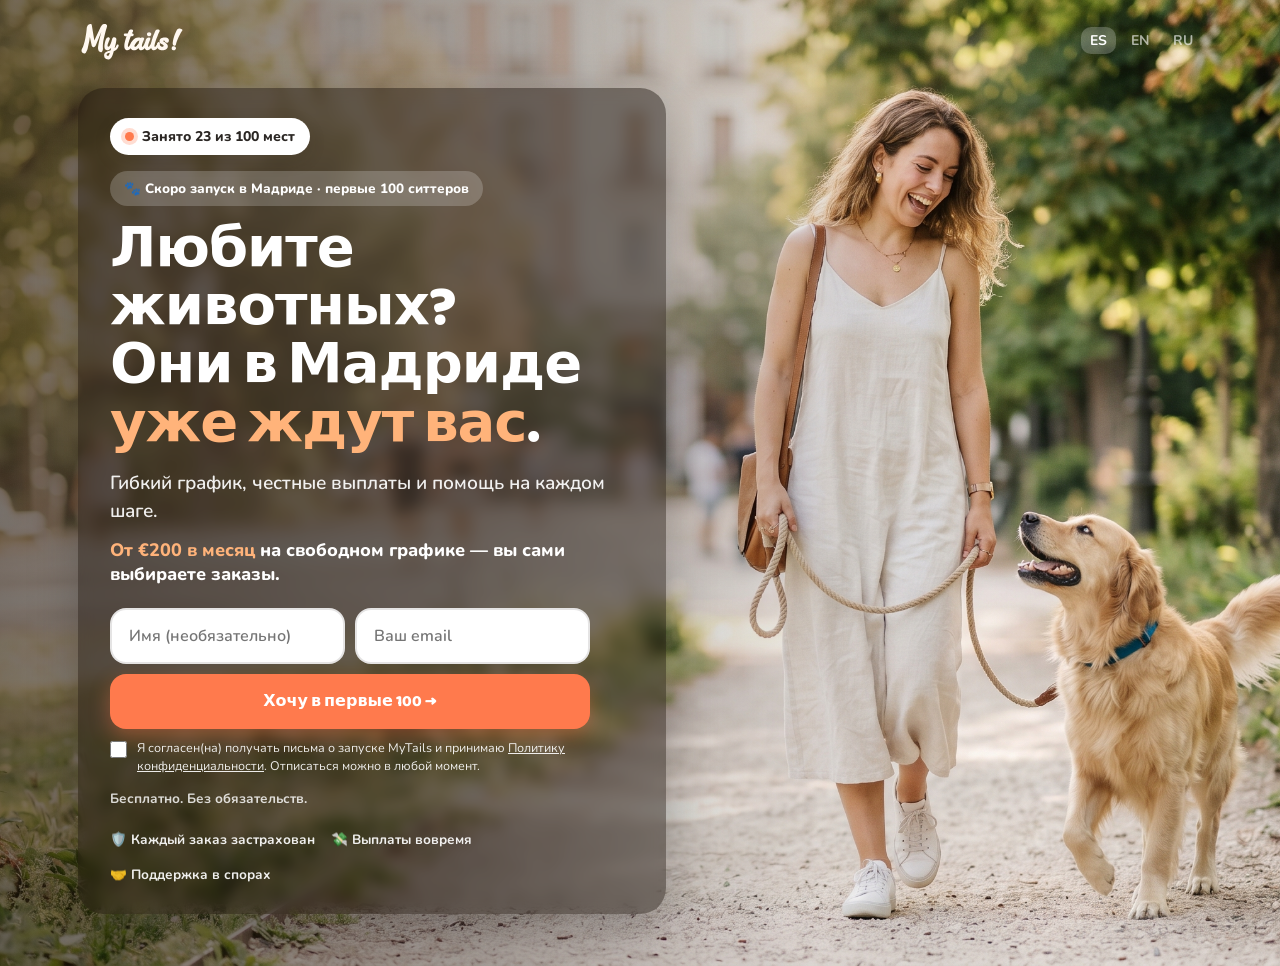
<file: index.html>
<!DOCTYPE html>
<html lang="ru">
<head>
<meta charset="utf-8">
<meta name="viewport" content="width=device-width, initial-scale=1">
<title>MyTails — Hero A (фото, full-bleed)</title>
<link rel="preconnect" href="https://fonts.googleapis.com">
<link rel="preconnect" href="https://fonts.gstatic.com" crossorigin>
<link href="https://fonts.googleapis.com/css2?family=Baloo+2:wght@500;600;700;800&family=Nunito:wght@600;700;800&display=swap" rel="stylesheet">
<link rel="stylesheet" href="styles.css">
</head>
<body>
<section class="hero">
  <img class="hero__bg" src="assets/hero-photo.jpg" alt="">
  <div class="hero__scrim" style="background:linear-gradient(95deg, rgba(28,16,8,.62) 0%, rgba(28,16,8,.34) 40%, rgba(28,16,8,.05) 66%, transparent 82%);"></div>

  <header class="nav on-dark">
    <div class="brand"><img src="assets/logo-mark-cream.svg" alt="MyTails"></div>
    <nav class="lang"><a class="active">ES</a><a>EN</a><a>RU</a></nav>
  </header>

  <div class="hero__inner">
    <div class="hero__content on-dark">
      <div class="panel panel--dark reveal">
        <span class="counter"><span class="dot"></span> Занято 23 из 100 мест</span>
        <div class="eyebrow">🐾 Скоро запуск в Мадриде · первые 100 ситтеров</div>
        <h1>Любите животных?<br>Они в Мадриде <span class="hl">уже ждут вас</span>.</h1>
        <p class="subtitle">Гибкий график, честные выплаты и помощь на каждом шаге.</p>
        <p class="income"><span class="num">От €200 в месяц</span> на свободном графике — вы сами выбираете заказы.</p>

        <form class="form" onsubmit="return false">
          <div class="row2">
            <input type="text" placeholder="Имя (необязательно)" aria-label="Имя">
            <input type="email" placeholder="Ваш email" aria-label="Email" required>
          </div>
          <button class="btn btn--block" type="submit">Хочу в первые 100 →</button>
          <label class="consent"><input type="checkbox" required>
            <span>Я согласен(на) получать письма о запуске MyTails и принимаю <a href="#">Политику конфиденциальности</a>. Отписаться можно в любой момент.</span></label>
          <p class="micro">Бесплатно. Без обязательств.</p>
        </form>

        <div class="trust">
          <span>🛡️ Каждый заказ застрахован</span>
          <span>💸 Выплаты вовремя</span>
          <span>🤝 Поддержка в спорах</span>
        </div>
      </div>
    </div>
  </div>
</section>
</body>
</html>
</file>
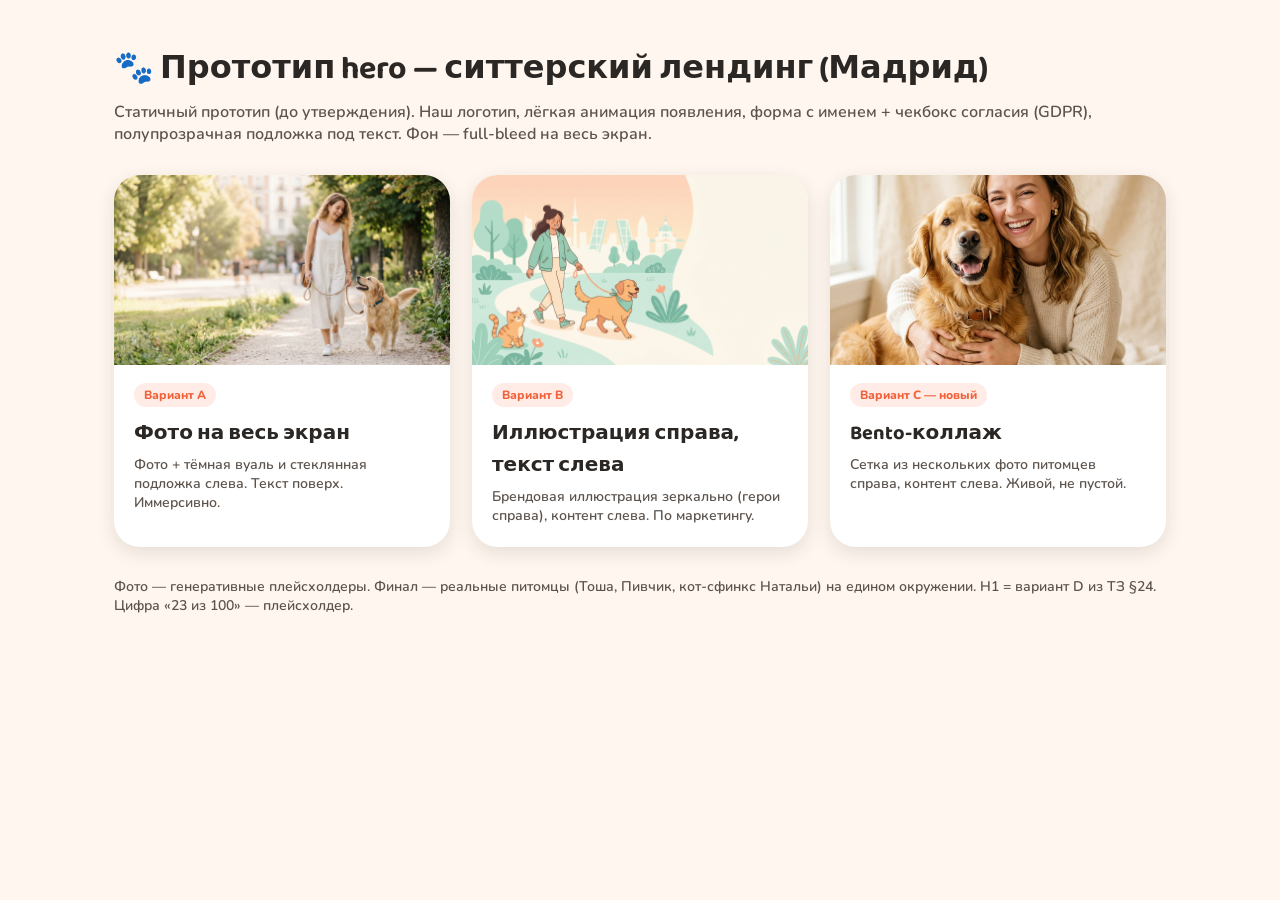
<file: all.html>
<!DOCTYPE html>
<html lang="ru">
<head>
<meta charset="utf-8">
<meta name="viewport" content="width=device-width, initial-scale=1">
<title>MyTails — Прототип hero ситтерского лендинга</title>
<link rel="preconnect" href="https://fonts.googleapis.com">
<link rel="preconnect" href="https://fonts.gstatic.com" crossorigin>
<link href="https://fonts.googleapis.com/css2?family=Baloo+2:wght@500;600;700;800&family=Nunito:wght@600;700;800&display=swap" rel="stylesheet">
<link rel="stylesheet" href="styles.css">
</head>
<body>
<div class="idx">
  <h1>🐾 Прототип hero — ситтерский лендинг (Мадрид)</h1>
  <p class="lead">Статичный прототип (до утверждения). Наш логотип, лёгкая анимация появления, форма с именем + чекбокс согласия (GDPR), полупрозрачная подложка под текст. Фон — full-bleed на весь экран.</p>
  <div class="cards">
    <a class="card" href="hero-a.html">
      <img src="assets/hero-photo.jpg" alt="">
      <div class="b"><span class="tag">Вариант A</span><h3>Фото на весь экран</h3><p>Фото + тёмная вуаль и стеклянная подложка слева. Текст поверх. Иммерсивно.</p></div>
    </a>
    <a class="card" href="hero-b.html">
      <img src="assets/hero-illustration.jpg" alt="">
      <div class="b"><span class="tag">Вариант B</span><h3>Иллюстрация справа, текст слева</h3><p>Брендовая иллюстрация зеркально (герои справа), контент слева. По маркетингу.</p></div>
    </a>
    <a class="card" href="hero-c.html">
      <img src="assets/pet-hug.jpg" alt="">
      <div class="b"><span class="tag">Вариант C — новый</span><h3>Bento-коллаж</h3><p>Сетка из нескольких фото питомцев справа, контент слева. Живой, не пустой.</p></div>
    </a>
  </div>
  <p class="lead" style="margin-top:30px;font-size:14px;">Фото — генеративные плейсхолдеры. Финал — реальные питомцы (Тоша, Пивчик, кот-сфинкс Натальи) на едином окружении. H1 = вариант D из ТЗ §24. Цифра «23 из 100» — плейсхолдер.</p>
</div>
</body>
</html>
</file>
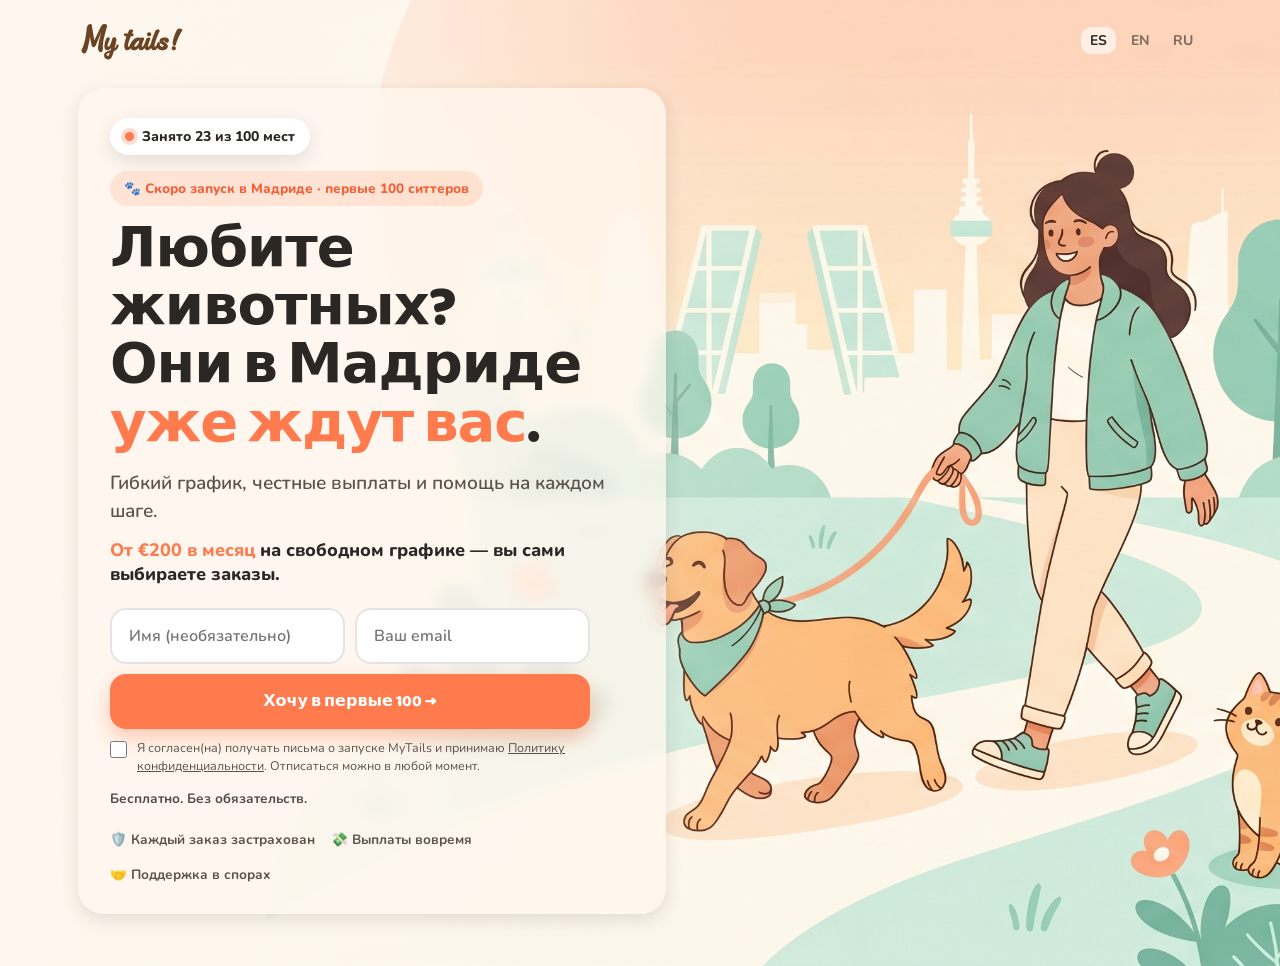
<file: hero-b.html>
<!DOCTYPE html>
<html lang="ru">
<head>
<meta charset="utf-8">
<meta name="viewport" content="width=device-width, initial-scale=1">
<title>MyTails — Hero B (иллюстрация справа, текст слева)</title>
<link rel="preconnect" href="https://fonts.googleapis.com">
<link rel="preconnect" href="https://fonts.gstatic.com" crossorigin>
<link href="https://fonts.googleapis.com/css2?family=Baloo+2:wght@500;600;700;800&family=Nunito:wght@600;700;800&display=swap" rel="stylesheet">
<link rel="stylesheet" href="styles.css">
</head>
<body>
<section class="hero">
  <!-- illustration mirrored so the characters sit on the RIGHT, clean space on the LEFT for text -->
  <img class="hero__bg flip" src="assets/hero-illustration.jpg" alt="">
  <div class="hero__scrim" style="background:linear-gradient(90deg, rgba(255,247,239,.92) 0%, rgba(255,247,239,.66) 30%, rgba(255,247,239,.1) 54%, transparent 68%);"></div>

  <header class="nav">
    <div class="brand"><img src="assets/logo-mark.svg" alt="MyTails"></div>
    <nav class="lang"><a class="active">ES</a><a>EN</a><a>RU</a></nav>
  </header>

  <div class="hero__inner">
    <div class="hero__content">
      <div class="panel panel--light reveal">
        <span class="counter"><span class="dot"></span> Занято 23 из 100 мест</span>
        <div class="eyebrow">🐾 Скоро запуск в Мадриде · первые 100 ситтеров</div>
        <h1>Любите животных?<br>Они в Мадриде <span class="hl">уже ждут вас</span>.</h1>
        <p class="subtitle">Гибкий график, честные выплаты и помощь на каждом шаге.</p>
        <p class="income"><span class="num">От €200 в месяц</span> на свободном графике — вы сами выбираете заказы.</p>

        <form class="form" onsubmit="return false">
          <div class="row2">
            <input type="text" placeholder="Имя (необязательно)" aria-label="Имя">
            <input type="email" placeholder="Ваш email" aria-label="Email" required>
          </div>
          <button class="btn btn--block" type="submit">Хочу в первые 100 →</button>
          <label class="consent"><input type="checkbox" required>
            <span>Я согласен(на) получать письма о запуске MyTails и принимаю <a href="#">Политику конфиденциальности</a>. Отписаться можно в любой момент.</span></label>
          <p class="micro">Бесплатно. Без обязательств.</p>
        </form>

        <div class="trust">
          <span>🛡️ Каждый заказ застрахован</span>
          <span>💸 Выплаты вовремя</span>
          <span>🤝 Поддержка в спорах</span>
        </div>
      </div>
    </div>
  </div>
</section>
</body>
</html>
</file>
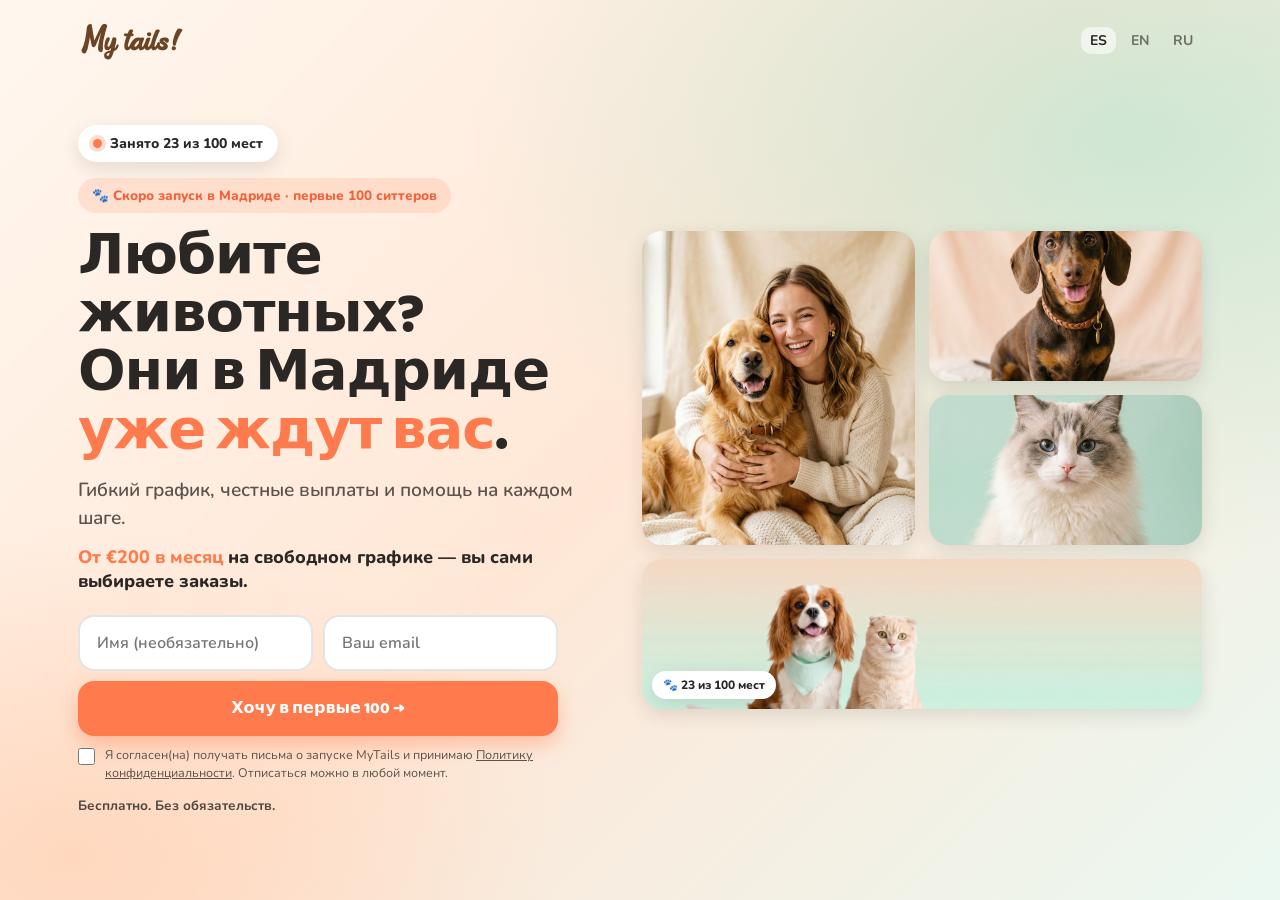
<file: hero-c.html>
<!DOCTYPE html>
<html lang="ru">
<head>
<meta charset="utf-8">
<meta name="viewport" content="width=device-width, initial-scale=1">
<title>MyTails — Hero C (bento-коллаж)</title>
<link rel="preconnect" href="https://fonts.googleapis.com">
<link rel="preconnect" href="https://fonts.gstatic.com" crossorigin>
<link href="https://fonts.googleapis.com/css2?family=Baloo+2:wght@500;600;700;800&family=Nunito:wght@600;700;800&display=swap" rel="stylesheet">
<link rel="stylesheet" href="styles.css">
</head>
<body>
<section class="hero hero--c">
  <div class="hero__bg-grad"></div>

  <header class="nav">
    <div class="brand"><img src="assets/logo-mark.svg" alt="MyTails"></div>
    <nav class="lang"><a class="active">ES</a><a>EN</a><a>RU</a></nav>
  </header>

  <div class="row">
    <div class="col-text reveal">
      <span class="counter"><span class="dot"></span> Занято 23 из 100 мест</span>
      <div class="eyebrow">🐾 Скоро запуск в Мадриде · первые 100 ситтеров</div>
      <h1>Любите животных?<br>Они в Мадриде <span class="hl">уже ждут вас</span>.</h1>
      <p class="subtitle">Гибкий график, честные выплаты и помощь на каждом шаге.</p>
      <p class="income"><span class="num">От €200 в месяц</span> на свободном графике — вы сами выбираете заказы.</p>

      <form class="form" onsubmit="return false">
        <div class="row2">
          <input type="text" placeholder="Имя (необязательно)" aria-label="Имя">
          <input type="email" placeholder="Ваш email" aria-label="Email" required>
        </div>
        <button class="btn btn--block" type="submit">Хочу в первые 100 →</button>
        <label class="consent"><input type="checkbox" required>
          <span>Я согласен(на) получать письма о запуске MyTails и принимаю <a href="#">Политику конфиденциальности</a>. Отписаться можно в любой момент.</span></label>
        <p class="micro">Бесплатно. Без обязательств.</p>
      </form>
    </div>

    <div class="bento floaty">
      <div class="tile tall"><img src="assets/pet-hug.jpg" alt=""></div>
      <div class="tile"><img src="assets/pet-dog.jpg" alt=""></div>
      <div class="tile"><img src="assets/pet-cat.jpg" alt=""></div>
      <div class="tile badge" style="grid-column:span 2"><img src="assets/hero-petduo.jpg" alt=""></div>
    </div>
  </div>
</section>
</body>
</html>
</file>
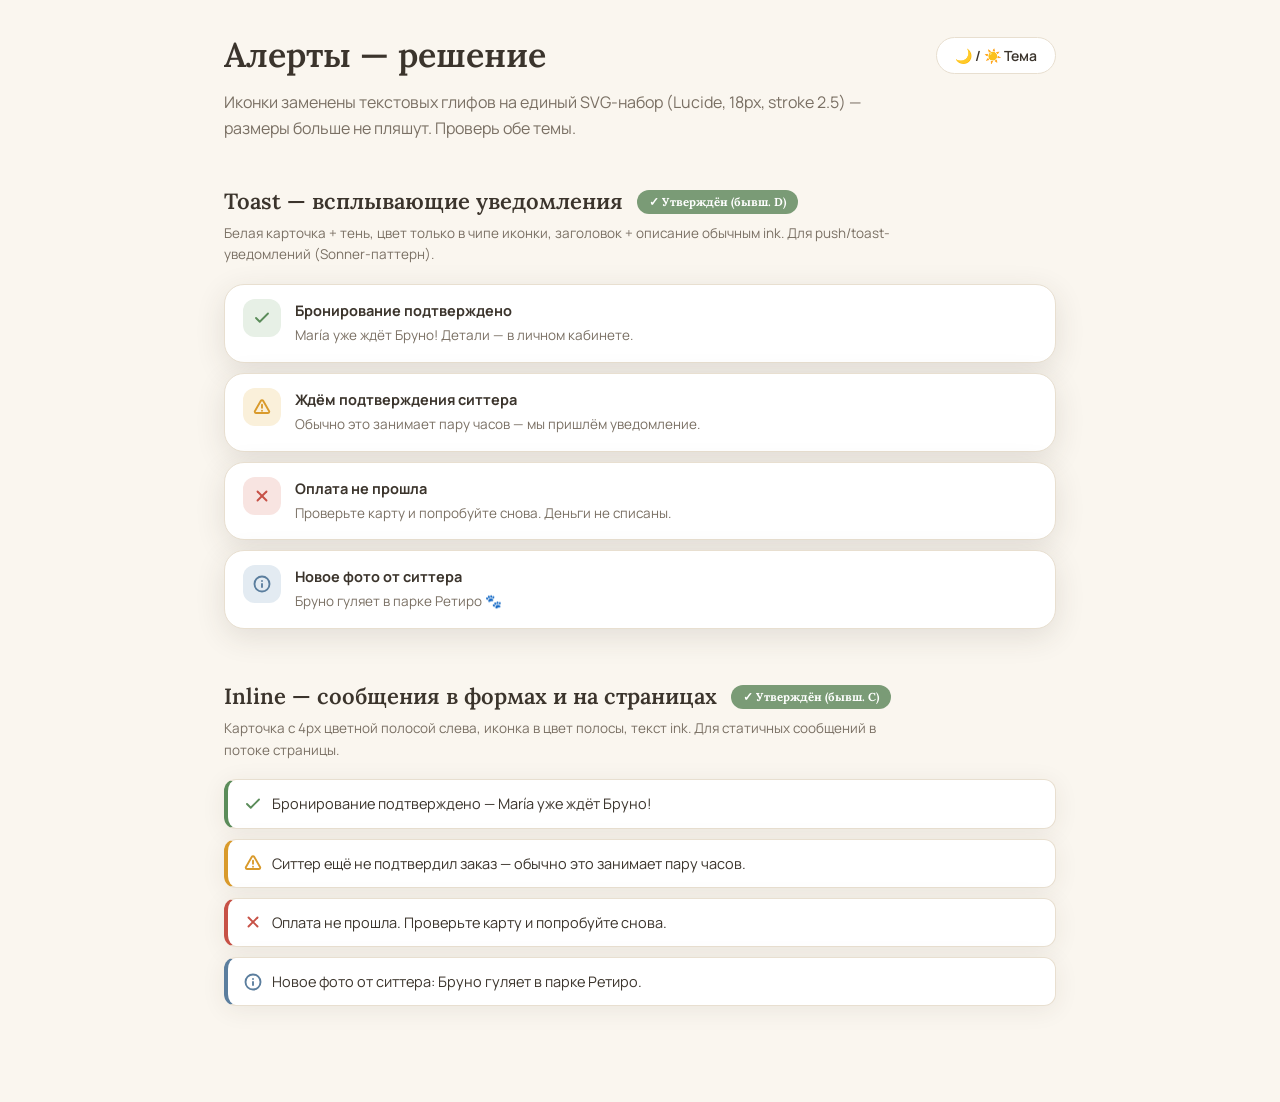
<file: design-system/alerts.html>
<!DOCTYPE html>
<html lang="ru">
<head>
<meta charset="UTF-8">
<meta name="viewport" content="width=device-width, initial-scale=1.0">
<title>MyTails — Алерты: решение</title>
<link rel="preconnect" href="https://fonts.googleapis.com">
<link rel="preconnect" href="https://fonts.gstatic.com" crossorigin>
<link href="https://fonts.googleapis.com/css2?family=Lora:ital,wght@0,400..700;1,400..700&family=Manrope:wght@200..800&display=swap" rel="stylesheet">
<style>
:root {
  --bg:#FAF6EF; --surface:#FFFFFF; --surface-warm:#F3ECE0;
  --ink:#3B342C; --ink-muted:#7A7064;
  --primary:#E2705B; --sage:#7A9B76; --gold:#E8B84B; --border:#E8DFD0;
  --success:#5B8C5A; --success-soft:#E7F0E6;
  --warning:#D99A2B; --warning-soft:#FAF0DA;
  --error:#C75146; --error-soft:#F8E4E1;
  --info:#5B7E9E; --info-soft:#E3EBF2;
  --shadow:0 4px 24px rgba(59,52,44,.08);
  --shadow-toast:0 8px 30px rgba(59,52,44,.12);
  --r-md:12px; --r-lg:20px; --r-pill:9999px;
}
[data-theme="dark"] {
  --bg:#262119; --surface:#322B22; --surface-warm:#3B342C;
  --ink:#F3ECE0; --ink-muted:#B5AA99; --border:#4A4136;
  --success:#8FBC8D; --success-soft:#2E3A2D;
  --warning:#E3BC6E; --warning-soft:#403521;
  --error:#E89B90; --error-soft:#432C29;
  --info:#9FBBD4; --info-soft:#2A3641;
  --shadow:0 4px 24px rgba(0,0,0,.3); --shadow-toast:0 8px 30px rgba(0,0,0,.4);
}
* { margin:0; padding:0; box-sizing:border-box; }
body { background:var(--bg); color:var(--ink); font-family:"Manrope",sans-serif; font-size:16px; line-height:1.6; }
.wrap { max-width:880px; margin:0 auto; padding:0 24px 80px; }
.top { display:flex; justify-content:space-between; align-items:center; padding:28px 0 8px; }
h1 { font-family:"Lora",serif; font-size:34px; font-weight:600; }
.toggle { border:1px solid var(--border); background:var(--surface); color:var(--ink); border-radius:var(--r-pill); padding:8px 18px; font-family:inherit; font-weight:600; font-size:14px; cursor:pointer; }
.intro { color:var(--ink-muted); max-width:640px; margin-bottom:8px; }
section { padding:34px 0 6px; }
.vname { font-family:"Lora",serif; font-size:22px; font-weight:600; margin-bottom:4px; }
.vnote { font-size:13.5px; color:var(--ink-muted); margin-bottom:18px; max-width:680px; }
.tag { display:inline-block; background:var(--sage); color:#fff; font-size:11.5px; font-weight:800; padding:3px 12px; border-radius:var(--r-pill); margin-left:8px; vertical-align:3px; }
.stack > * { margin-bottom:10px; }

/* единый набор иконок */
.ico { width:18px; height:18px; stroke:currentColor; fill:none; stroke-width:2.5; stroke-linecap:round; stroke-linejoin:round; flex-shrink:0; }

/* TOAST (вариант D) — всплывающие уведомления */
.toast { border-radius:var(--r-lg); padding:14px 18px; background:var(--surface); border:1px solid var(--border); box-shadow:var(--shadow-toast); display:flex; gap:14px; align-items:flex-start; }
.toast .chip { flex:0 0 38px; height:38px; border-radius:12px; display:flex; align-items:center; justify-content:center; }
.toast b { display:block; font-size:14.5px; }
.toast span { font-size:13.5px; color:var(--ink-muted); }
.t-s .chip { background:var(--success-soft); color:var(--success); }
.t-w .chip { background:var(--warning-soft); color:var(--warning); }
.t-e .chip { background:var(--error-soft); color:var(--error); }
.t-i .chip { background:var(--info-soft); color:var(--info); }

/* INLINE (вариант C) — сообщения в формах и на страницах */
.inline { border-radius:var(--r-md); padding:12px 18px 12px 16px; font-size:14.5px; background:var(--surface); border:1px solid var(--border); border-left:4px solid; display:flex; gap:10px; align-items:center; box-shadow:var(--shadow); }
.in-s { border-left-color:var(--success); } .in-s .ico{ color:var(--success); }
.in-w { border-left-color:var(--warning); } .in-w .ico{ color:var(--warning); }
.in-e { border-left-color:var(--error); } .in-e .ico{ color:var(--error); }
.in-i { border-left-color:var(--info); } .in-i .ico{ color:var(--info); }
</style>
</head>
<body>
<div class="wrap">
  <div class="top">
    <h1>Алерты — решение</h1>
    <button class="toggle" onclick="document.documentElement.dataset.theme = document.documentElement.dataset.theme === 'dark' ? '' : 'dark'">🌙 / ☀️ Тема</button>
  </div>
  <p class="intro">Иконки заменены текстовых глифов на единый SVG-набор (Lucide, 18px, stroke 2.5) — размеры больше не пляшут. Проверь обе темы.</p>

  <svg style="display:none" xmlns="http://www.w3.org/2000/svg">
    <symbol id="i-check" viewBox="0 0 24 24"><path d="M20 6 9 17l-5-5"/></symbol>
    <symbol id="i-warn" viewBox="0 0 24 24"><path d="m21.73 18-8-14a2 2 0 0 0-3.46 0l-8 14A2 2 0 0 0 4 20h16a2 2 0 0 0 1.73-2Z"/><path d="M12 9v4"/><path d="M12 17h.01"/></symbol>
    <symbol id="i-x" viewBox="0 0 24 24"><path d="M18 6 6 18"/><path d="m6 6 12 12"/></symbol>
    <symbol id="i-info" viewBox="0 0 24 24"><circle cx="12" cy="12" r="10"/><path d="M12 16v-4"/><path d="M12 8h.01"/></symbol>
  </svg>

  <section>
    <div class="vname">Toast — всплывающие уведомления <span class="tag">✓ Утверждён (бывш. D)</span></div>
    <div class="vnote">Белая карточка + тень, цвет только в чипе иконки, заголовок + описание обычным ink. Для push/toast-уведомлений (Sonner-паттерн).</div>
    <div class="stack">
      <div class="toast t-s"><div class="chip"><svg class="ico"><use href="#i-check"/></svg></div><div><b>Бронирование подтверждено</b><span>María уже ждёт Бруно! Детали — в личном кабинете.</span></div></div>
      <div class="toast t-w"><div class="chip"><svg class="ico"><use href="#i-warn"/></svg></div><div><b>Ждём подтверждения ситтера</b><span>Обычно это занимает пару часов — мы пришлём уведомление.</span></div></div>
      <div class="toast t-e"><div class="chip"><svg class="ico"><use href="#i-x"/></svg></div><div><b>Оплата не прошла</b><span>Проверьте карту и попробуйте снова. Деньги не списаны.</span></div></div>
      <div class="toast t-i"><div class="chip"><svg class="ico"><use href="#i-info"/></svg></div><div><b>Новое фото от ситтера</b><span>Бруно гуляет в парке Ретиро 🐾</span></div></div>
    </div>
  </section>

  <section>
    <div class="vname">Inline — сообщения в формах и на страницах <span class="tag">✓ Утверждён (бывш. C)</span></div>
    <div class="vnote">Карточка с 4px цветной полосой слева, иконка в цвет полосы, текст ink. Для статичных сообщений в потоке страницы.</div>
    <div class="stack">
      <div class="inline in-s"><svg class="ico"><use href="#i-check"/></svg>Бронирование подтверждено — María уже ждёт Бруно!</div>
      <div class="inline in-w"><svg class="ico"><use href="#i-warn"/></svg>Ситтер ещё не подтвердил заказ — обычно это занимает пару часов.</div>
      <div class="inline in-e"><svg class="ico"><use href="#i-x"/></svg>Оплата не прошла. Проверьте карту и попробуйте снова.</div>
      <div class="inline in-i"><svg class="ico"><use href="#i-info"/></svg>Новое фото от ситтера: Бруно гуляет в парке Ретиро.</div>
    </div>
  </section>
</div>
</body>
</html>
</file>
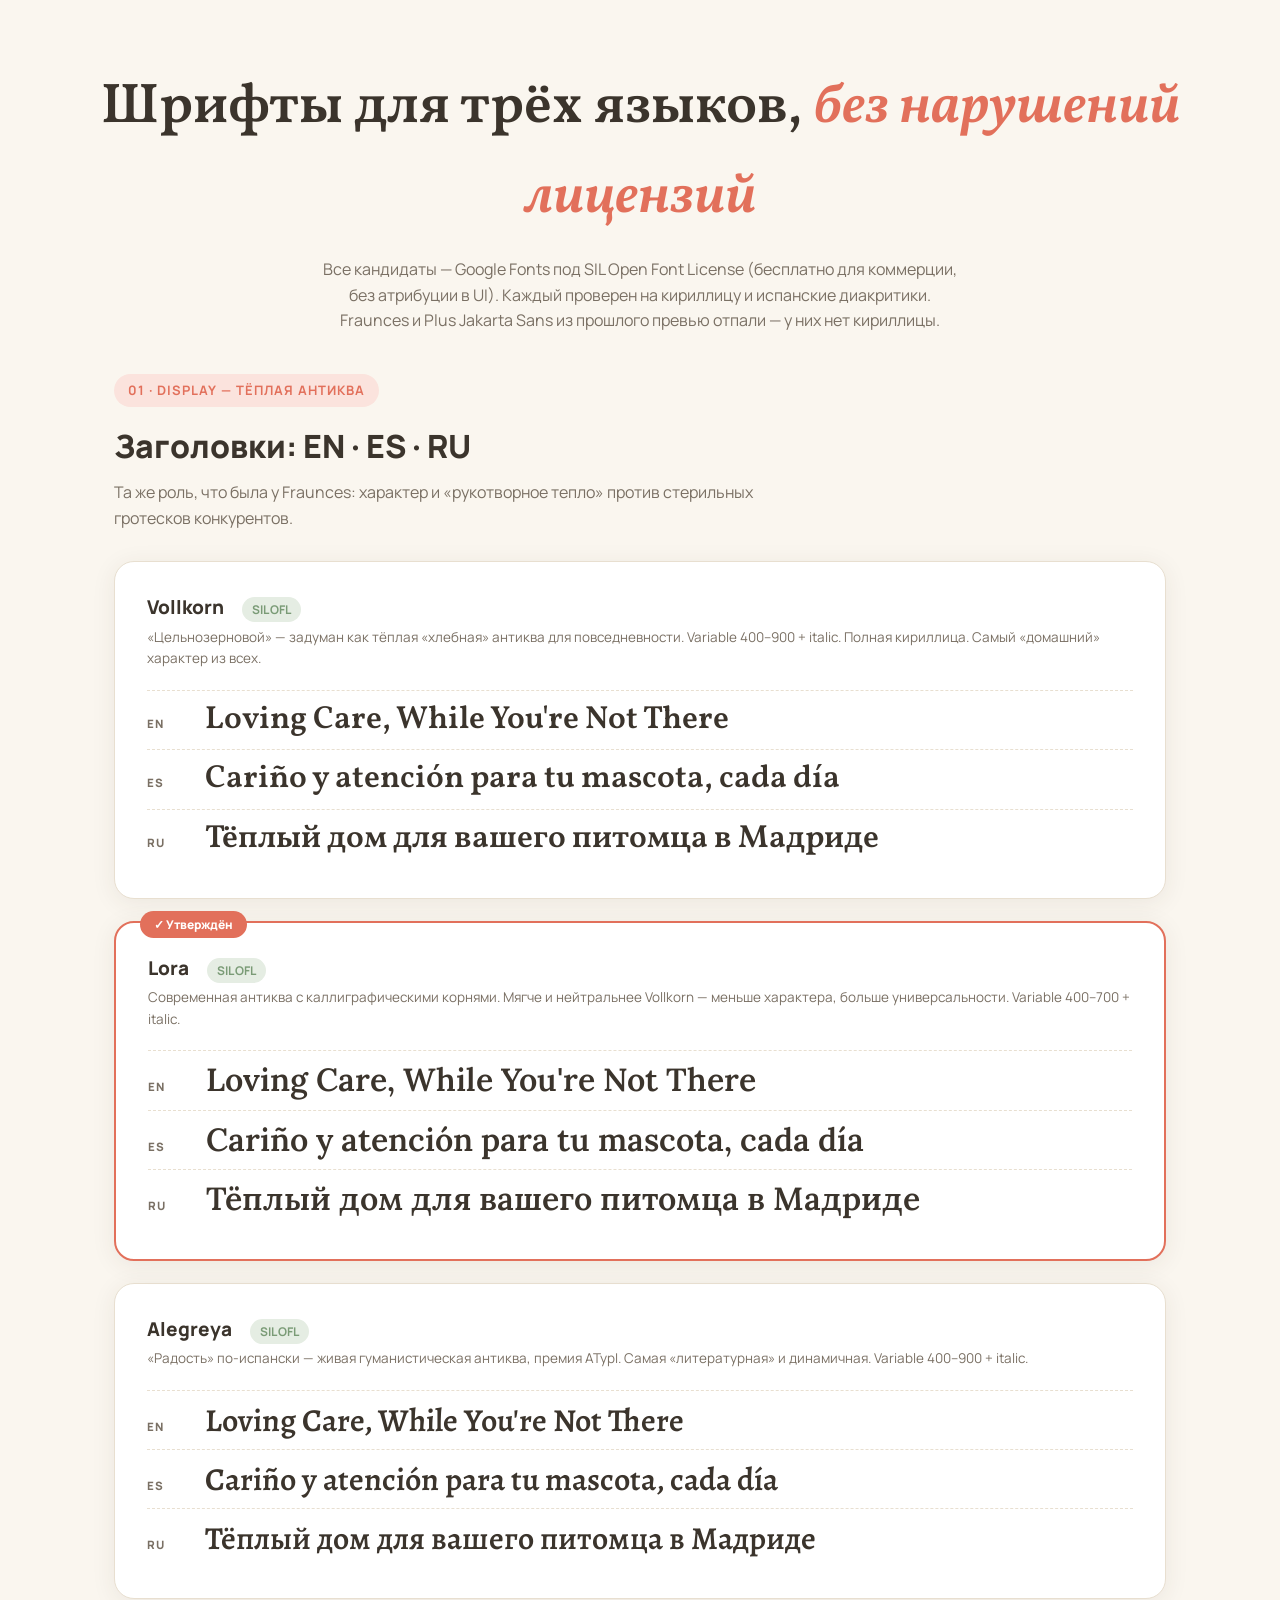
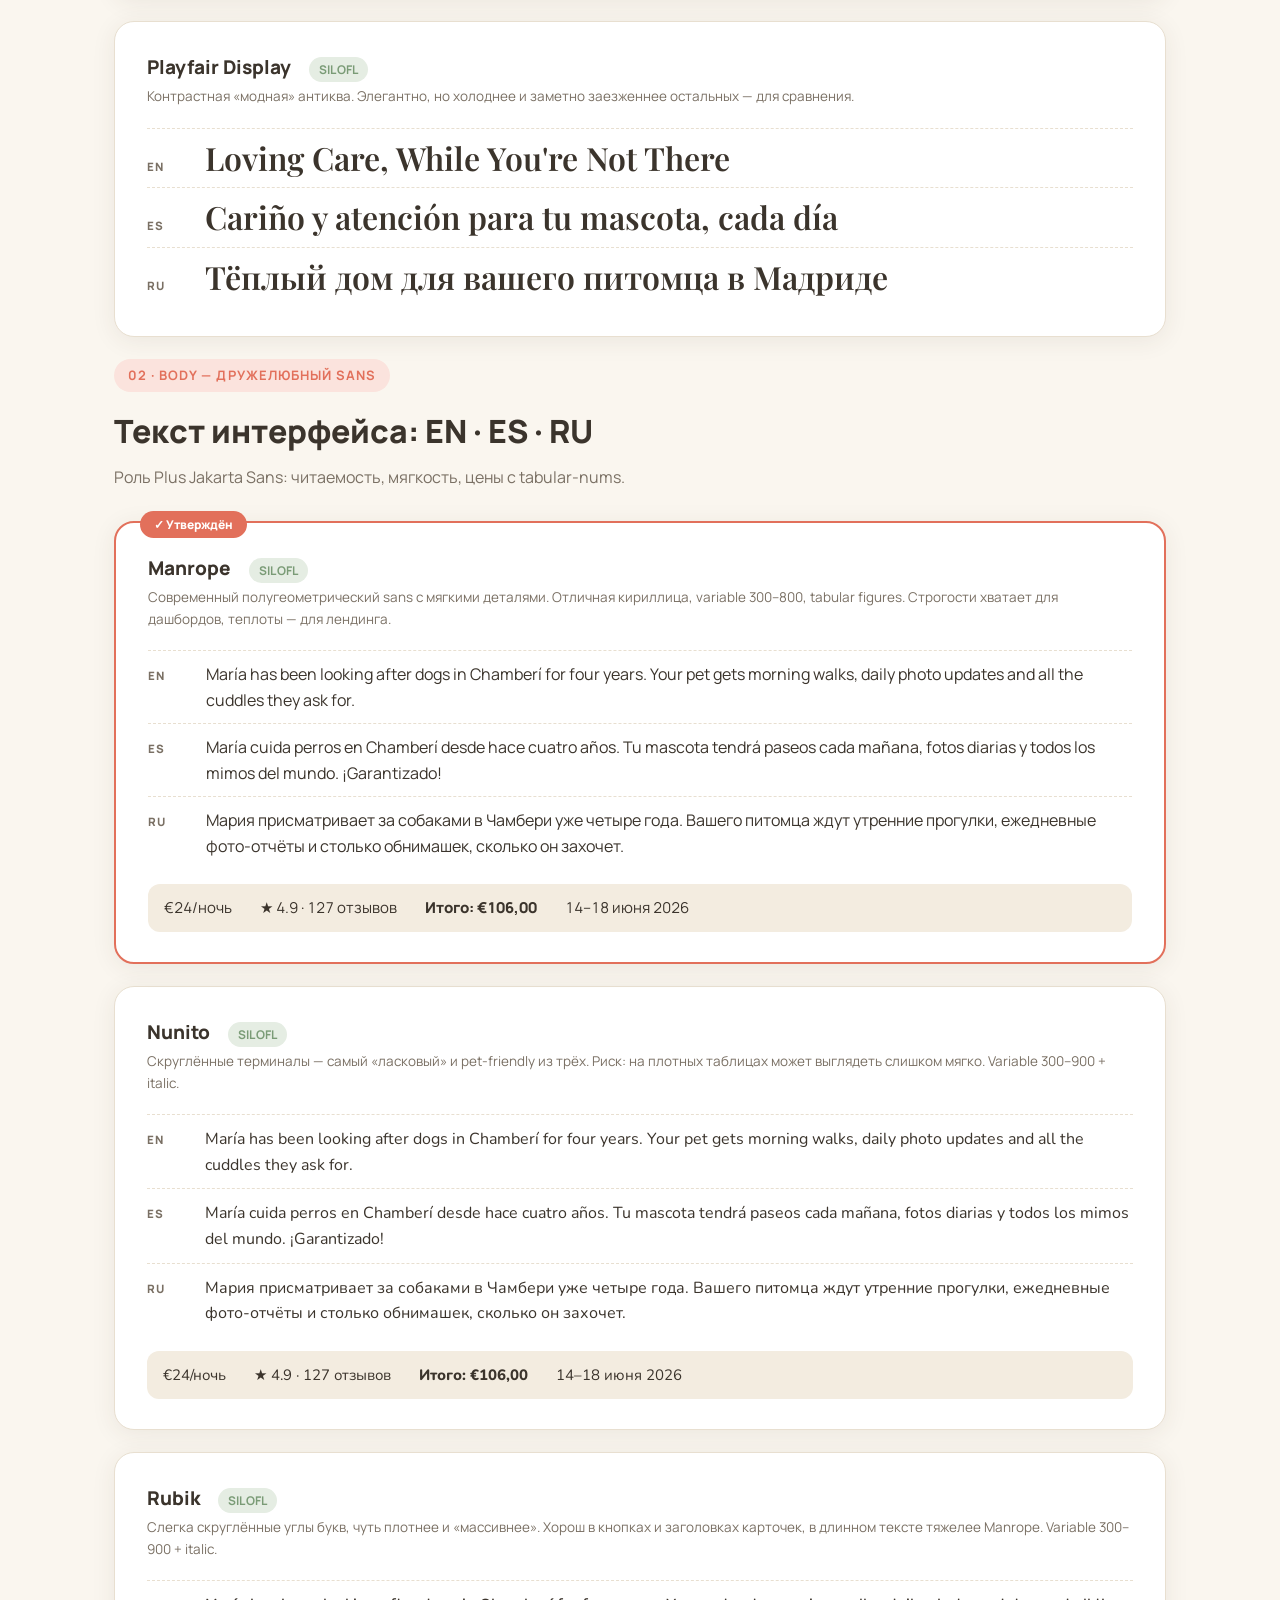
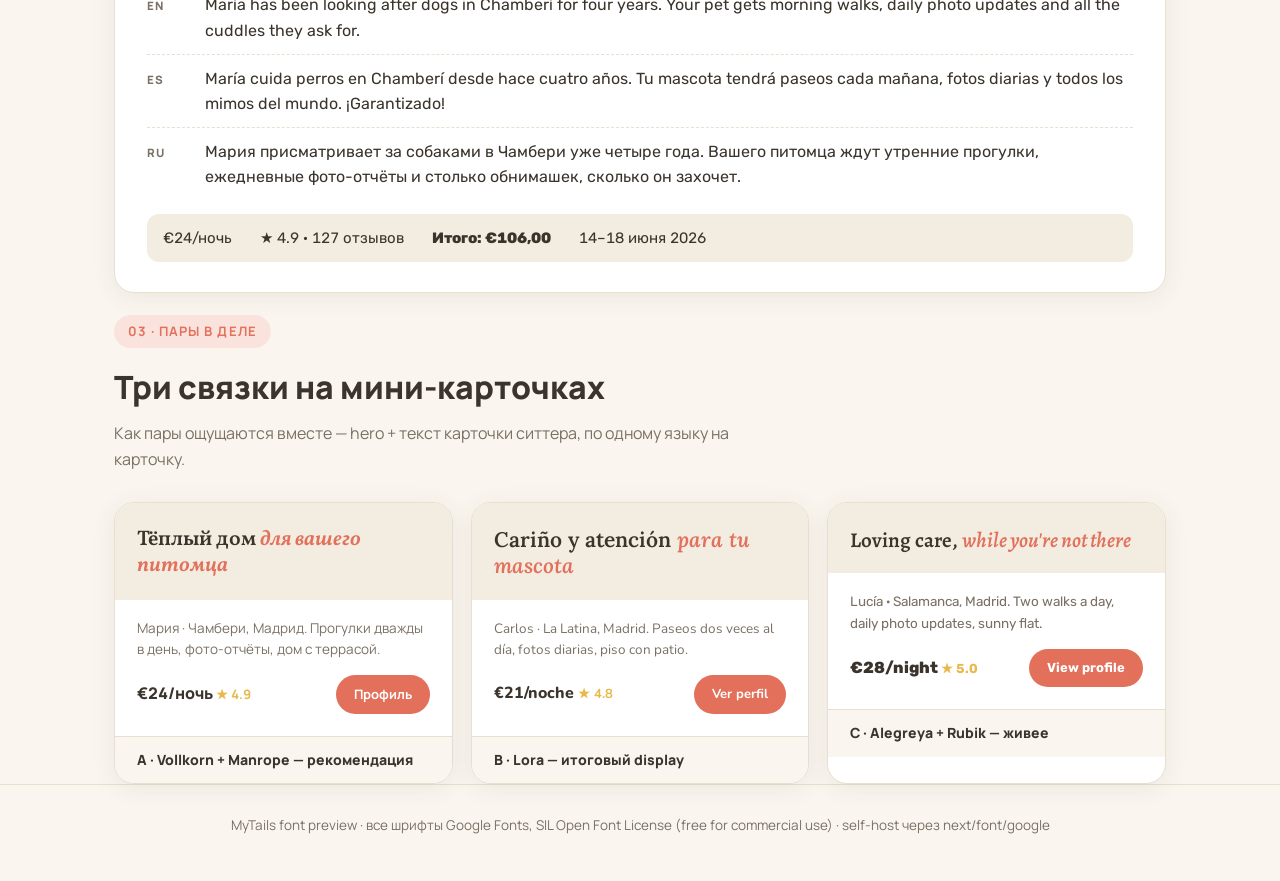
<file: design-system/fonts.html>
<!DOCTYPE html>
<html lang="ru">
<head>
<meta charset="UTF-8">
<meta name="viewport" content="width=device-width, initial-scale=1.0">
<title>MyTails — Шрифты EN/ES/RU (OFL)</title>
<link rel="preconnect" href="https://fonts.googleapis.com">
<link rel="preconnect" href="https://fonts.gstatic.com" crossorigin>
<link href="https://fonts.googleapis.com/css2?family=Vollkorn:ital,wght@0,400..900;1,400..900&family=Lora:ital,wght@0,400..700;1,400..700&family=Alegreya:ital,wght@0,400..900;1,400..900&family=Playfair+Display:ital,wght@0,400..900;1,400..900&family=Manrope:wght@300..800&family=Nunito:ital,wght@0,300..900;1,300..900&family=Rubik:ital,wght@0,300..900;1,300..900&display=swap" rel="stylesheet">
<style>
:root {
  --bg: #FAF6EF; --surface: #FFFFFF; --surface-warm: #F3ECE0;
  --ink: #3B342C; --ink-muted: #7A7064;
  --primary: #E2705B; --primary-soft: #FBE3DD;
  --sage: #7A9B76; --sage-soft: #E5EDE3;
  --gold: #E8B84B; --border: #E8DFD0;
  --shadow: 0 4px 24px rgba(59,52,44,.08);
  --r-md: 12px; --r-lg: 20px; --r-pill: 9999px;
}
* { margin:0; padding:0; box-sizing:border-box; }
body { background:var(--bg); color:var(--ink); font-family:"Manrope",sans-serif; line-height:1.6; font-size:16px; }
.wrap { max-width:1100px; margin:0 auto; padding:0 24px; }
section { padding:52px 0; }
.label { display:inline-block; font-size:13px; font-weight:700; text-transform:uppercase; letter-spacing:.08em; color:var(--primary); background:var(--primary-soft); padding:6px 14px; border-radius:var(--r-pill); margin-bottom:14px; }
.h-sec { font-size:32px; font-weight:800; margin-bottom:8px; }
.sub { color:var(--ink-muted); max-width:680px; margin-bottom:30px; }
.hero { text-align:center; padding:64px 0 40px; }
.hero h1 { font-family:"Vollkorn",serif; font-size:clamp(36px,5.5vw,56px); font-weight:600; }
.hero h1 em { font-style:italic; color:var(--primary); }
.hero p { color:var(--ink-muted); margin-top:14px; max-width:640px; margin-left:auto; margin-right:auto; }
.ofl { display:inline-block; font-size:12px; font-weight:700; background:var(--sage-soft); color:var(--sage); padding:3px 10px; border-radius:var(--r-pill); margin-left:8px; vertical-align:middle; }
.card { background:var(--surface); border:1px solid var(--border); border-radius:var(--r-lg); padding:30px 32px; margin-bottom:22px; box-shadow:var(--shadow); }
.fname { display:flex; align-items:baseline; gap:10px; margin-bottom:4px; }
.fname b { font-size:19px; font-weight:800; }
.fnote { font-size:13.5px; color:var(--ink-muted); margin-bottom:20px; }
.lang { display:grid; grid-template-columns:44px 1fr; gap:14px; align-items:baseline; padding:10px 0; border-top:1px dashed var(--border); }
.lang:first-of-type { border-top:none; }
.lang .tag { font-size:11.5px; font-weight:800; letter-spacing:.06em; color:var(--ink-muted); text-transform:uppercase; padding-top:6px; }
.disp { font-size:32px; line-height:1.2; font-weight:600; }
.v-vollkorn .disp { font-family:"Vollkorn",serif; }
.v-lora .disp { font-family:"Lora",serif; }
.v-alegreya .disp { font-family:"Alegreya",serif; }
.v-playfair .disp { font-family:"Playfair Display",serif; }
.bodytxt { font-size:16px; }
.b-manrope .bodytxt { font-family:"Manrope",sans-serif; }
.b-nunito .bodytxt { font-family:"Nunito",sans-serif; }
.b-rubik .bodytxt { font-family:"Rubik",sans-serif; }
.nums { margin-top:14px; padding:12px 16px; background:var(--surface-warm); border-radius:var(--r-md); font-variant-numeric:tabular-nums; font-size:15px; display:flex; gap:28px; flex-wrap:wrap; }
.nums b { font-weight:800; }
.reco { border:2px solid var(--primary); position:relative; }
.reco-tag { position:absolute; top:-12px; left:24px; background:var(--primary); color:#fff; font-size:12px; font-weight:800; padding:4px 14px; border-radius:var(--r-pill); }
/* pairing mockups */
.pair-grid { display:grid; grid-template-columns:repeat(3,1fr); gap:18px; }
@media (max-width:900px){ .pair-grid { grid-template-columns:1fr; } }
.mini { background:var(--surface); border:1px solid var(--border); border-radius:var(--r-lg); overflow:hidden; box-shadow:var(--shadow); }
.mini .mhero { background:var(--surface-warm); padding:24px 22px 20px; }
.mini .mhero h4 { font-size:21px; line-height:1.25; font-weight:600; }
.mini .mhero h4 em { font-style:italic; color:var(--primary); }
.mini .mbody { padding:18px 22px 22px; }
.mini .mbody p { font-size:13.5px; color:var(--ink-muted); }
.mini .sline { display:flex; justify-content:space-between; align-items:center; margin-top:14px; }
.mini .price { font-weight:800; font-variant-numeric:tabular-nums; font-size:16px; }
.mini .star { color:var(--gold); font-size:13px; font-weight:700; }
.mini .btn { display:inline-block; background:var(--primary); color:#fff; font-size:13px; font-weight:700; padding:9px 18px; border-radius:var(--r-pill); }
.p1 .mhero h4 { font-family:"Vollkorn",serif; } .p1 .mbody, .p1 .btn { font-family:"Manrope",sans-serif; }
.p2 .mhero h4 { font-family:"Lora",serif; } .p2 .mbody, .p2 .btn { font-family:"Nunito",sans-serif; }
.p3 .mhero h4 { font-family:"Alegreya",serif; } .p3 .mbody, .p3 .btn { font-family:"Rubik",sans-serif; }
.pair-name { font-size:14px; font-weight:800; padding:12px 22px; border-top:1px solid var(--border); background:var(--bg); }
footer { border-top:1px solid var(--border); padding:30px 0 44px; text-align:center; color:var(--ink-muted); font-size:13.5px; }
</style>
</head>
<body>

<div class="hero wrap">
  <h1>Шрифты для трёх языков, <em>без нарушений лицензий</em></h1>
  <p>Все кандидаты — Google Fonts под SIL Open Font License (бесплатно для коммерции, без атрибуции в UI). Каждый проверен на кириллицу и испанские диакритики. Fraunces и Plus Jakarta Sans из прошлого превью отпали — у них нет кириллицы.</p>
</div>

<section class="wrap">
  <span class="label">01 · Display — тёплая антиква</span>
  <h2 class="h-sec">Заголовки: EN · ES · RU</h2>
  <p class="sub">Та же роль, что была у Fraunces: характер и «рукотворное тепло» против стерильных гротесков конкурентов.</p>

  <div class="card v-vollkorn">
    <div class="fname"><b>Vollkorn</b><span class="ofl">SIL OFL</span></div>
    <div class="fnote">«Цельнозерновой» — задуман как тёплая «хлебная» антиква для повседневности. Variable 400–900 + italic. Полная кириллица. Самый «домашний» характер из всех.</div>
    <div class="lang"><span class="tag">EN</span><div class="disp">Loving Care, While You're Not There</div></div>
    <div class="lang"><span class="tag">ES</span><div class="disp">Cariño y atención para tu mascota, cada día</div></div>
    <div class="lang"><span class="tag">RU</span><div class="disp">Тёплый дом для вашего питомца в Мадриде</div></div>
  </div>

  <div class="card v-lora reco">
    <span class="reco-tag">✓ Утверждён</span>
    <div class="fname"><b>Lora</b><span class="ofl">SIL OFL</span></div>
    <div class="fnote">Современная антиква с каллиграфическими корнями. Мягче и нейтральнее Vollkorn — меньше характера, больше универсальности. Variable 400–700 + italic.</div>
    <div class="lang"><span class="tag">EN</span><div class="disp">Loving Care, While You're Not There</div></div>
    <div class="lang"><span class="tag">ES</span><div class="disp">Cariño y atención para tu mascota, cada día</div></div>
    <div class="lang"><span class="tag">RU</span><div class="disp">Тёплый дом для вашего питомца в Мадриде</div></div>
  </div>

  <div class="card v-alegreya">
    <div class="fname"><b>Alegreya</b><span class="ofl">SIL OFL</span></div>
    <div class="fnote">«Радость» по-испански — живая гуманистическая антиква, премия ATypI. Самая «литературная» и динамичная. Variable 400–900 + italic.</div>
    <div class="lang"><span class="tag">EN</span><div class="disp">Loving Care, While You're Not There</div></div>
    <div class="lang"><span class="tag">ES</span><div class="disp">Cariño y atención para tu mascota, cada día</div></div>
    <div class="lang"><span class="tag">RU</span><div class="disp">Тёплый дом для вашего питомца в Мадриде</div></div>
  </div>

  <div class="card v-playfair">
    <div class="fname"><b>Playfair Display</b><span class="ofl">SIL OFL</span></div>
    <div class="fnote">Контрастная «модная» антиква. Элегантно, но холоднее и заметно заезженнее остальных — для сравнения.</div>
    <div class="lang"><span class="tag">EN</span><div class="disp">Loving Care, While You're Not There</div></div>
    <div class="lang"><span class="tag">ES</span><div class="disp">Cariño y atención para tu mascota, cada día</div></div>
    <div class="lang"><span class="tag">RU</span><div class="disp">Тёплый дом для вашего питомца в Мадриде</div></div>
  </div>
</section>

<section class="wrap">
  <span class="label">02 · Body — дружелюбный sans</span>
  <h2 class="h-sec">Текст интерфейса: EN · ES · RU</h2>
  <p class="sub">Роль Plus Jakarta Sans: читаемость, мягкость, цены с tabular-nums.</p>

  <div class="card b-manrope reco">
    <span class="reco-tag">✓ Утверждён</span>
    <div class="fname"><b>Manrope</b><span class="ofl">SIL OFL</span></div>
    <div class="fnote">Современный полугеометрический sans с мягкими деталями. Отличная кириллица, variable 300–800, tabular figures. Строгости хватает для дашбордов, теплоты — для лендинга.</div>
    <div class="lang"><span class="tag">EN</span><div class="bodytxt">María has been looking after dogs in Chamberí for four years. Your pet gets morning walks, daily photo updates and all the cuddles they ask for.</div></div>
    <div class="lang"><span class="tag">ES</span><div class="bodytxt">María cuida perros en Chamberí desde hace cuatro años. Tu mascota tendrá paseos cada mañana, fotos diarias y todos los mimos del mundo. ¡Garantizado!</div></div>
    <div class="lang"><span class="tag">RU</span><div class="bodytxt">Мария присматривает за собаками в Чамбери уже четыре года. Вашего питомца ждут утренние прогулки, ежедневные фото-отчёты и столько обнимашек, сколько он захочет.</div></div>
    <div class="nums bodytxt"><span>€24/ночь</span><span>★ 4.9 · 127 отзывов</span><span><b>Итого: €106,00</b></span><span>14–18 июня 2026</span></div>
  </div>

  <div class="card b-nunito">
    <div class="fname"><b>Nunito</b><span class="ofl">SIL OFL</span></div>
    <div class="fnote">Скруглённые терминалы — самый «ласковый» и pet-friendly из трёх. Риск: на плотных таблицах может выглядеть слишком мягко. Variable 300–900 + italic.</div>
    <div class="lang"><span class="tag">EN</span><div class="bodytxt">María has been looking after dogs in Chamberí for four years. Your pet gets morning walks, daily photo updates and all the cuddles they ask for.</div></div>
    <div class="lang"><span class="tag">ES</span><div class="bodytxt">María cuida perros en Chamberí desde hace cuatro años. Tu mascota tendrá paseos cada mañana, fotos diarias y todos los mimos del mundo. ¡Garantizado!</div></div>
    <div class="lang"><span class="tag">RU</span><div class="bodytxt">Мария присматривает за собаками в Чамбери уже четыре года. Вашего питомца ждут утренние прогулки, ежедневные фото-отчёты и столько обнимашек, сколько он захочет.</div></div>
    <div class="nums bodytxt"><span>€24/ночь</span><span>★ 4.9 · 127 отзывов</span><span><b>Итого: €106,00</b></span><span>14–18 июня 2026</span></div>
  </div>

  <div class="card b-rubik">
    <div class="fname"><b>Rubik</b><span class="ofl">SIL OFL</span></div>
    <div class="fnote">Слегка скруглённые углы букв, чуть плотнее и «массивнее». Хорош в кнопках и заголовках карточек, в длинном тексте тяжелее Manrope. Variable 300–900 + italic.</div>
    <div class="lang"><span class="tag">EN</span><div class="bodytxt">María has been looking after dogs in Chamberí for four years. Your pet gets morning walks, daily photo updates and all the cuddles they ask for.</div></div>
    <div class="lang"><span class="tag">ES</span><div class="bodytxt">María cuida perros en Chamberí desde hace cuatro años. Tu mascota tendrá paseos cada mañana, fotos diarias y todos los mimos del mundo. ¡Garantizado!</div></div>
    <div class="lang"><span class="tag">RU</span><div class="bodytxt">Мария присматривает за собаками в Чамбери уже четыре года. Вашего питомца ждут утренние прогулки, ежедневные фото-отчёты и столько обнимашек, сколько он захочет.</div></div>
    <div class="nums bodytxt"><span>€24/ночь</span><span>★ 4.9 · 127 отзывов</span><span><b>Итого: €106,00</b></span><span>14–18 июня 2026</span></div>
  </div>
</section>

<section class="wrap">
  <span class="label">03 · Пары в деле</span>
  <h2 class="h-sec">Три связки на мини-карточках</h2>
  <p class="sub">Как пары ощущаются вместе — hero + текст карточки ситтера, по одному языку на карточку.</p>
  <div class="pair-grid">
    <div class="mini p1">
      <div class="mhero"><h4>Тёплый дом <em>для вашего питомца</em></h4></div>
      <div class="mbody">
        <p>Мария · Чамбери, Мадрид. Прогулки дважды в день, фото-отчёты, дом с террасой.</p>
        <div class="sline"><span class="price">€24/ночь <span class="star">★ 4.9</span></span><span class="btn">Профиль</span></div>
      </div>
      <div class="pair-name">A · Vollkorn + Manrope — рекомендация</div>
    </div>
    <div class="mini p2">
      <div class="mhero"><h4>Cariño y atención <em>para tu mascota</em></h4></div>
      <div class="mbody">
        <p>Carlos · La Latina, Madrid. Paseos dos veces al día, fotos diarias, piso con patio.</p>
        <div class="sline"><span class="price">€21/noche <span class="star">★ 4.8</span></span><span class="btn">Ver perfil</span></div>
      </div>
      <div class="pair-name">B · Lora — итоговый display</div>
    </div>
    <div class="mini p3">
      <div class="mhero"><h4>Loving care, <em>while you're not there</em></h4></div>
      <div class="mbody">
        <p>Lucía · Salamanca, Madrid. Two walks a day, daily photo updates, sunny flat.</p>
        <div class="sline"><span class="price">€28/night <span class="star">★ 5.0</span></span><span class="btn">View profile</span></div>
      </div>
      <div class="pair-name">C · Alegreya + Rubik — живее</div>
    </div>
  </div>
</section>

<footer>MyTails font preview · все шрифты Google Fonts, SIL Open Font License (free for commercial use) · self-host через next/font/google</footer>

</body>
</html>
</file>
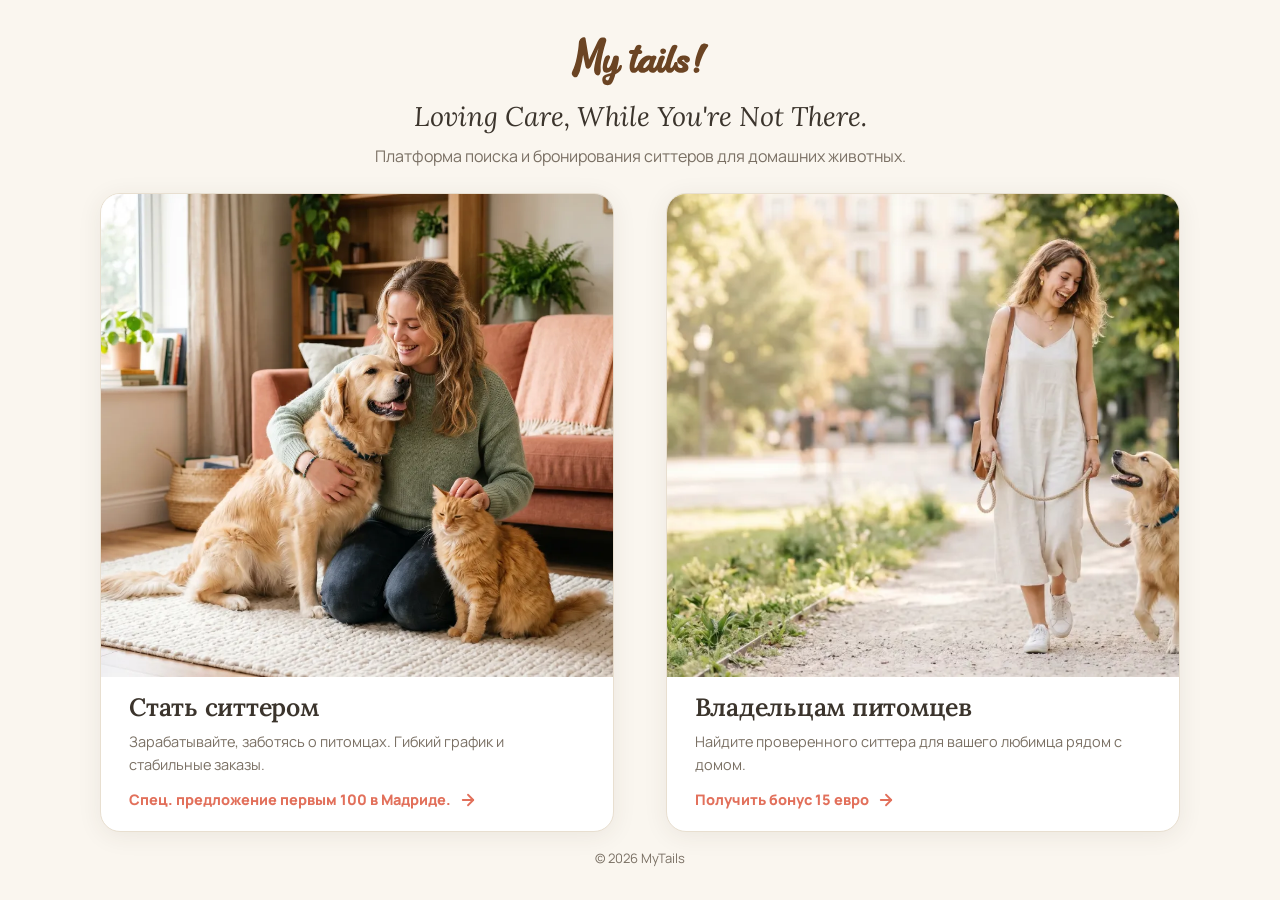
<file: design-system/home.html>
<!DOCTYPE html>
<html lang="ru">
<head>
<meta charset="UTF-8">
<meta name="viewport" content="width=device-width, initial-scale=1.0">
<title>MyTails — Loving Care, While You're Not There</title>
<meta name="description" content="MyTails — платформа поиска и бронирования ситтеров для домашних животных в Испании.">
<meta name="theme-color" content="#FAF6EF">
<!-- preview only: убрать на production -->
<meta name="robots" content="noindex, follow">
<link rel="icon" type="image/svg+xml" href="assets/favicon.svg">
<meta property="og:type" content="website">
<meta property="og:site_name" content="MyTails">
<meta property="og:url" content="https://aleksandroleinik-git.github.io/mytails-landing-preview/design-system/home.html">
<meta property="og:title" content="MyTails — Loving Care, While You're Not There">
<meta property="og:description" content="Платформа поиска и бронирования ситтеров для домашних животных в Испании.">
<meta property="og:image" content="https://aleksandroleinik-git.github.io/mytails-landing-preview/design-system/assets/og-home-ru.png">
<meta property="og:image:width" content="1200">
<meta property="og:image:height" content="630">
<meta property="og:image:alt" content="MyTails — Loving Care, While You're Not There.">
<meta name="twitter:card" content="summary_large_image">
<meta name="twitter:title" content="MyTails — Loving Care, While You're Not There">
<meta name="twitter:description" content="Платформа поиска и бронирования ситтеров для домашних животных в Испании.">
<meta name="twitter:image" content="https://aleksandroleinik-git.github.io/mytails-landing-preview/design-system/assets/og-home-ru.png">
<link rel="preconnect" href="https://fonts.googleapis.com">
<link rel="preconnect" href="https://fonts.gstatic.com" crossorigin>
<link href="https://fonts.googleapis.com/css2?family=Lora:ital,wght@0,600;0,700;1,400&family=Manrope:wght@400;600;700;800&display=swap" rel="stylesheet">
<style>
:root {
  --bg:#FAF6EF; --surface:#FFFFFF; --surface-warm:#F3ECE0;
  --ink:#3B342C; --ink-muted:#7A7064;
  --primary:#E2705B; --primary-hover:#D45A44; --primary-soft:#FBE3DD;
  --sage:#7A9B76; --sage-soft:#E5EDE3;
  --border:#E8DFD0;
  --shadow:0 4px 24px rgba(59,52,44,.08); --shadow-lg:0 14px 44px rgba(59,52,44,.14);
  --r-lg:20px; --r-pill:9999px;
}
* { margin:0; padding:0; box-sizing:border-box; }
html { scroll-behavior:smooth; }
body {
  background:var(--bg); color:var(--ink); min-height:100dvh; min-width:320px;
  font-family:"Manrope",sans-serif; line-height:1.6;
  display:flex; flex-direction:column; align-items:center; justify-content:center;
  padding:clamp(24px,6vw,72px) 24px;
}
/* на низких/мобильных экранах — выравниваем к верху, чтобы плитки не уходили за край */
@media (max-height:760px), (max-width:680px) {
  body { justify-content:flex-start; }
}
.wrap { width:100%; max-width:1080px; text-align:center; }
.brand { display:inline-flex; }
.brand img { height:clamp(56px,9vw,72px); width:auto; display:block; }
.slogan {
  font-family:"Lora",serif; font-style:italic; font-weight:400;
  font-size:clamp(20px,3.4vw,30px); color:var(--ink); margin-top:22px; line-height:1.3;
}
.intro { color:var(--ink-muted); font-size:clamp(14px,1.6vw,16px); margin-top:14px; }

.tiles { display:grid; grid-template-columns:1fr 1fr; gap:clamp(28px,4vw,52px); margin-top:clamp(34px,5vw,52px); max-width:1080px; margin-inline:auto; }
@media (max-width:680px){ .tiles { grid-template-columns:1fr; } }

.tile {
  position:relative; display:block; text-decoration:none; color:var(--ink);
  background:var(--surface); border:1px solid var(--border); border-radius:var(--r-lg);
  overflow:hidden; box-shadow:var(--shadow); text-align:left;
  transition:transform .25s cubic-bezier(.22,.8,.36,1), box-shadow .25s;
}
.tile:hover { transform:translateY(-4px); box-shadow:var(--shadow-lg); }
.tile .ph { aspect-ratio:4/3; overflow:hidden; background:var(--surface-warm); }
.tile .ph img { width:100%; height:100%; object-fit:cover; display:block; transition:transform .5s cubic-bezier(.22,.8,.36,1); }
.tile:hover .ph img { transform:scale(1.04); }
.tile .body { padding:22px clamp(20px,3vw,28px) 26px; }
.tile h2 { font-family:"Lora",serif; font-weight:600; font-size:clamp(20px,2.4vw,25px); letter-spacing:-.01em; line-height:1.15; }
.tile p { color:var(--ink-muted); font-size:14.5px; margin-top:8px; }
.tile .go {
  display:inline-flex; align-items:center; gap:8px; margin-top:18px;
  font-weight:800; font-size:14.5px; color:var(--primary);
}
.tile .go svg { width:18px; height:18px; stroke:currentColor; fill:none; stroke-width:2.4; stroke-linecap:round; stroke-linejoin:round; transition:transform .25s; }
.tile:hover .go svg { transform:translateX(4px); }
.tile.soon::after {
  content:"Скоро"; position:absolute; top:14px; right:14px; z-index:2;
  font-size:11.5px; font-weight:800; text-transform:uppercase; letter-spacing:.05em;
  color:#9C7415; background:#FBF1D9; border:1px solid #E8B84B; padding:5px 12px; border-radius:var(--r-pill);
}

.foot { margin-top:clamp(36px,6vw,56px); font-size:13px; color:var(--ink-muted); }

/* ПК ≥1200px: весь контент помещается в высоту экрана при любой высоте.
   Страница — колонка height:100dvh; ряд плиток (flex:1) забирает остаток
   высоты, а картинки сжимаются под доступное место (aspect-ratio снимаем). */
@media (min-width:1200px) {
  body {
    height:100dvh; overflow:hidden;
    justify-content:flex-start;
    padding-block:clamp(18px,3.5vh,52px);
    padding-inline:clamp(24px,4vw,80px);
  }
  /* на ПК снимаем узкий cap — плитки занимают ~50% ширины экрана каждая */
  .wrap {
    display:flex; flex-direction:column; align-items:center;
    flex:1 1 auto; min-height:0; max-height:100%;
    max-width:1080px;
  }
  .brand img { height:clamp(44px,6vh,72px); }
  .slogan { font-size:clamp(19px,3vh,30px); margin-top:clamp(8px,1.5vh,22px); }
  .intro  { margin-top:clamp(6px,1.1vh,14px); }
  .tiles {
    align-self:stretch; width:100%;
    flex:1 1 auto; min-height:0;
    grid-template-rows:minmax(0,1fr);
    margin-top:clamp(14px,2.6vh,40px);
  }
  .tile { display:flex; flex-direction:column; min-height:0; }
  .tile .ph { aspect-ratio:auto; flex:1 1 auto; min-height:0; }
  .tile .body { flex:0 0 auto; padding:clamp(10px,1.8vh,22px) clamp(20px,3vw,28px) clamp(12px,2vh,26px); }
  .tile .go { margin-top:clamp(6px,1.3vh,18px); }
  .foot { flex:0 0 auto; margin-top:clamp(8px,1.8vh,28px); }
}
@media (prefers-reduced-motion: reduce){
  html { scroll-behavior:auto; }
  .tile, .tile .ph img, .tile .go svg { transition:none; }
}
</style>
</head>
<body>
<main class="wrap">
  <a class="brand" href="#" aria-label="MyTails"><img src="assets/logo-mark.svg" alt="MyTails"></a>
  <p class="slogan">Loving Care, While You're Not There.</p>
  <p class="intro">Платформа поиска и бронирования ситтеров для домашних животных.</p>

  <div class="tiles">
    <!-- TODO(i18n): вести на лендинг ситтеров с учётом языка пользователя; пока RU -->
    <a class="tile" href="sitters.html">
      <div class="ph"><img src="assets/tile-sitter.webp" alt="Ситтер с собакой и кошкой" loading="lazy"></div>
      <div class="body">
        <h2>Стать ситтером</h2>
        <p>Зарабатывайте, заботясь о питомцах. Гибкий график и стабильные заказы.</p>
        <span class="go">Спец. предложение первым 100 в Мадриде. <svg viewBox="0 0 24 24"><path d="M5 12h14"/><path d="m12 5 7 7-7 7"/></svg></span>
      </div>
    </a>

    <!-- TODO(i18n): вести на лендинг владельцев с учётом языка пользователя; пока RU -->
    <a class="tile" href="owners.html">
      <div class="ph"><img src="assets/tile-owner.webp" alt="Владелица с золотистым ретривером" loading="lazy"></div>
      <div class="body">
        <h2>Владельцам питомцев</h2>
        <p>Найдите проверенного ситтера для вашего любимца рядом с домом.</p>
        <span class="go">Получить бонус 15 евро <svg viewBox="0 0 24 24"><path d="M5 12h14"/><path d="m12 5 7 7-7 7"/></svg></span>
      </div>
    </a>
  </div>

  <p class="foot">© 2026 MyTails</p>
</main>
</body>
</html>
</file>
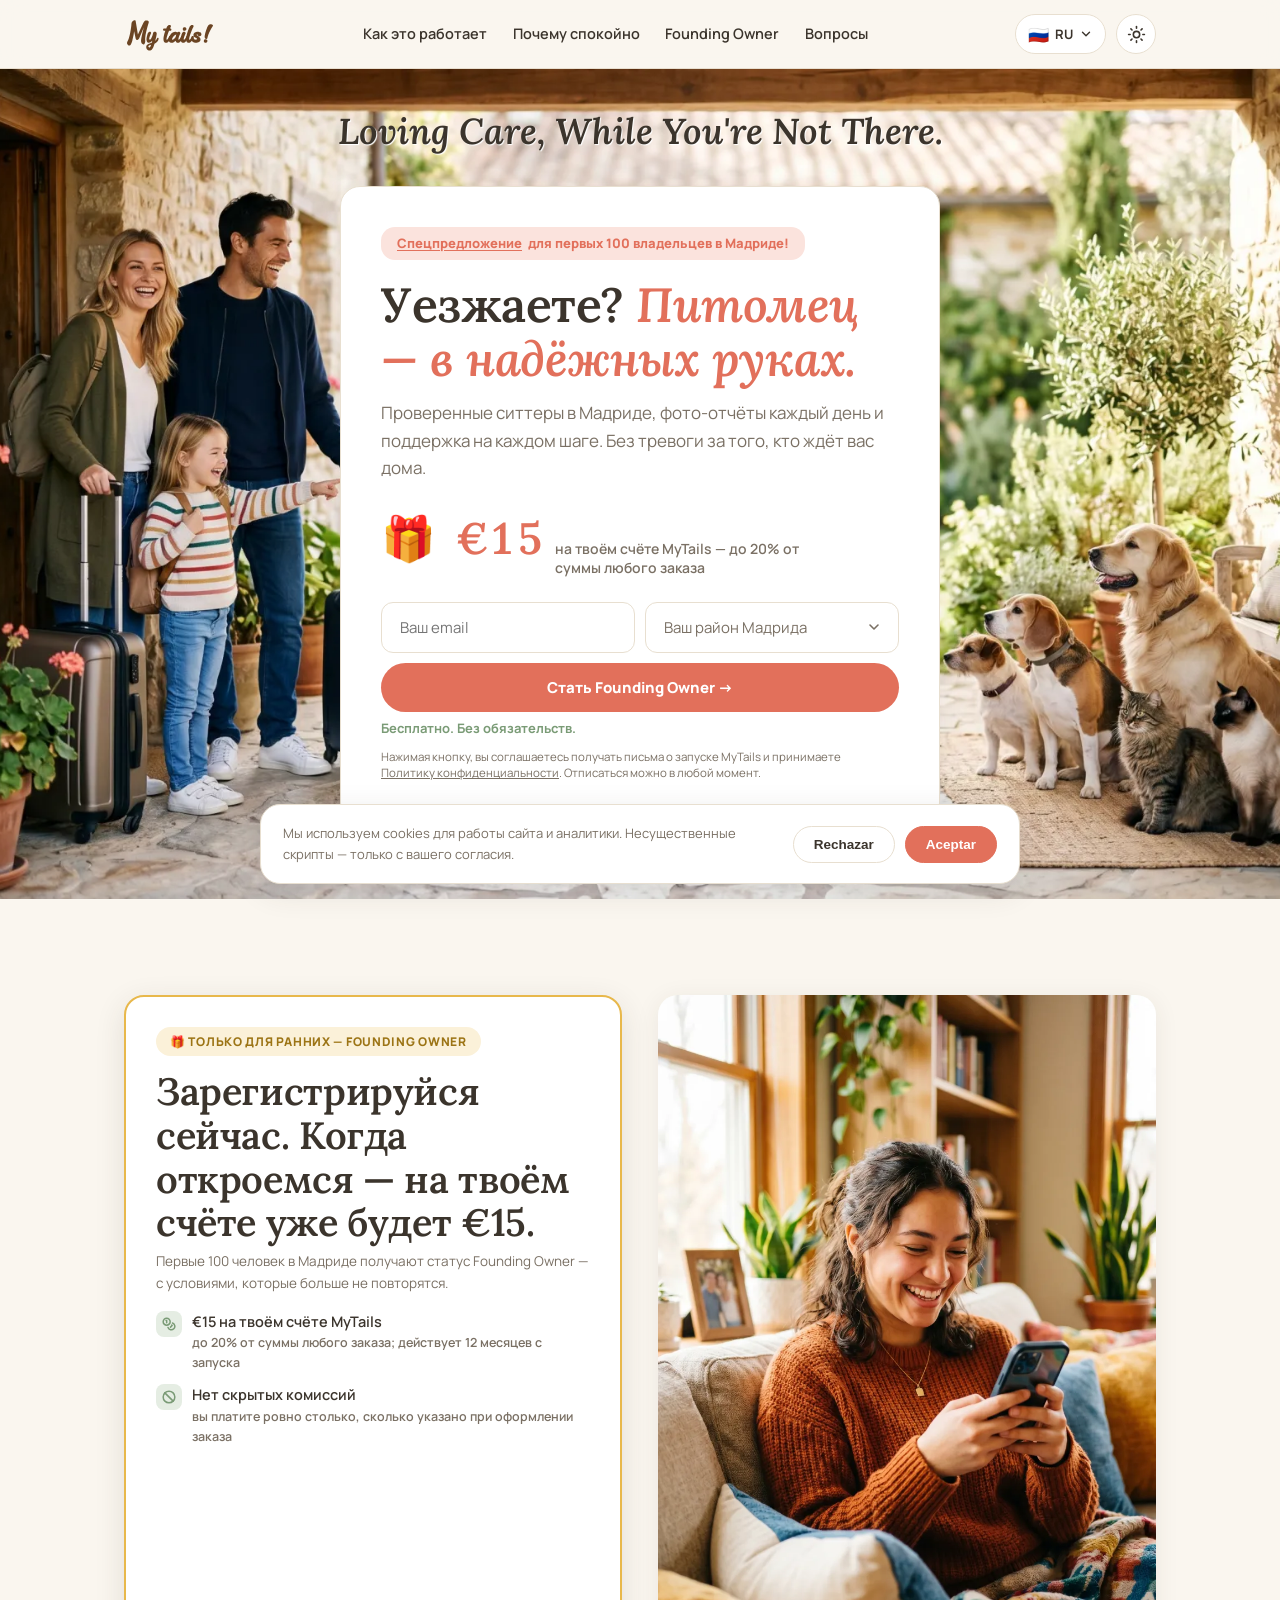
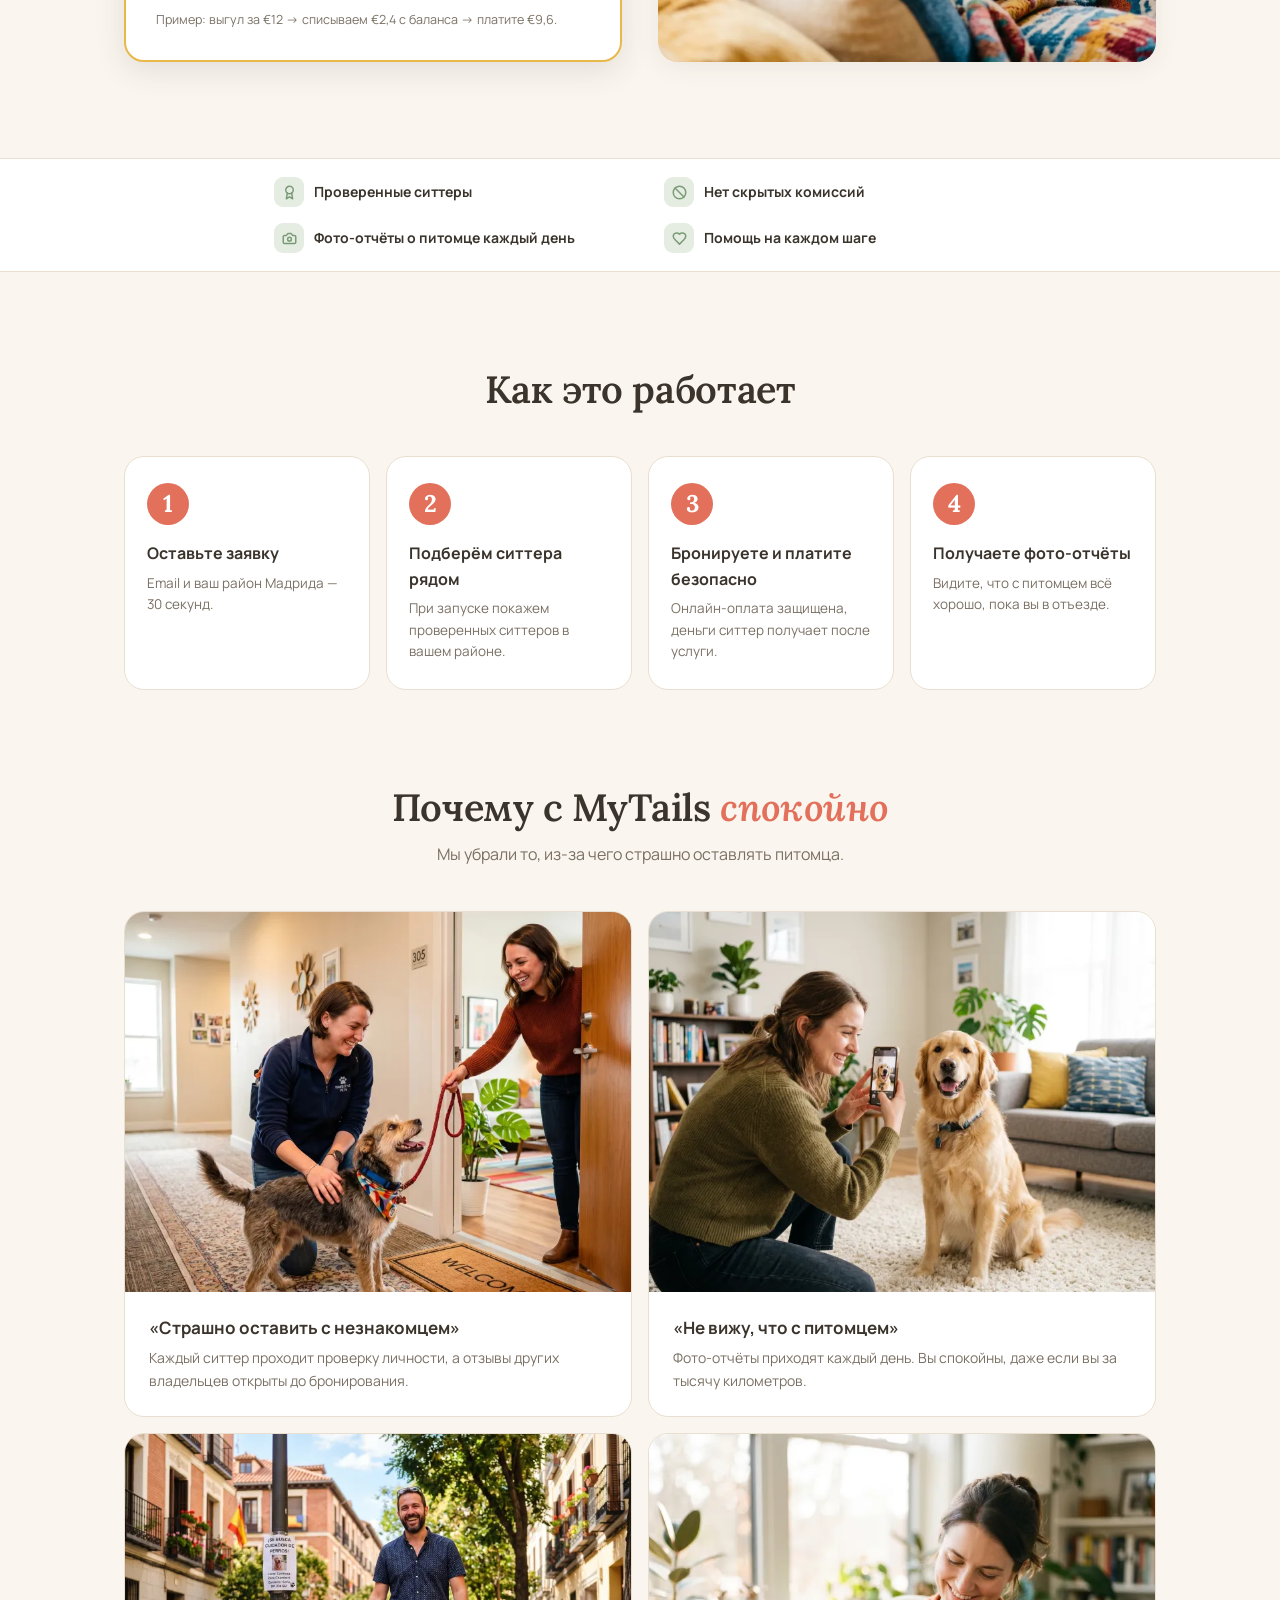
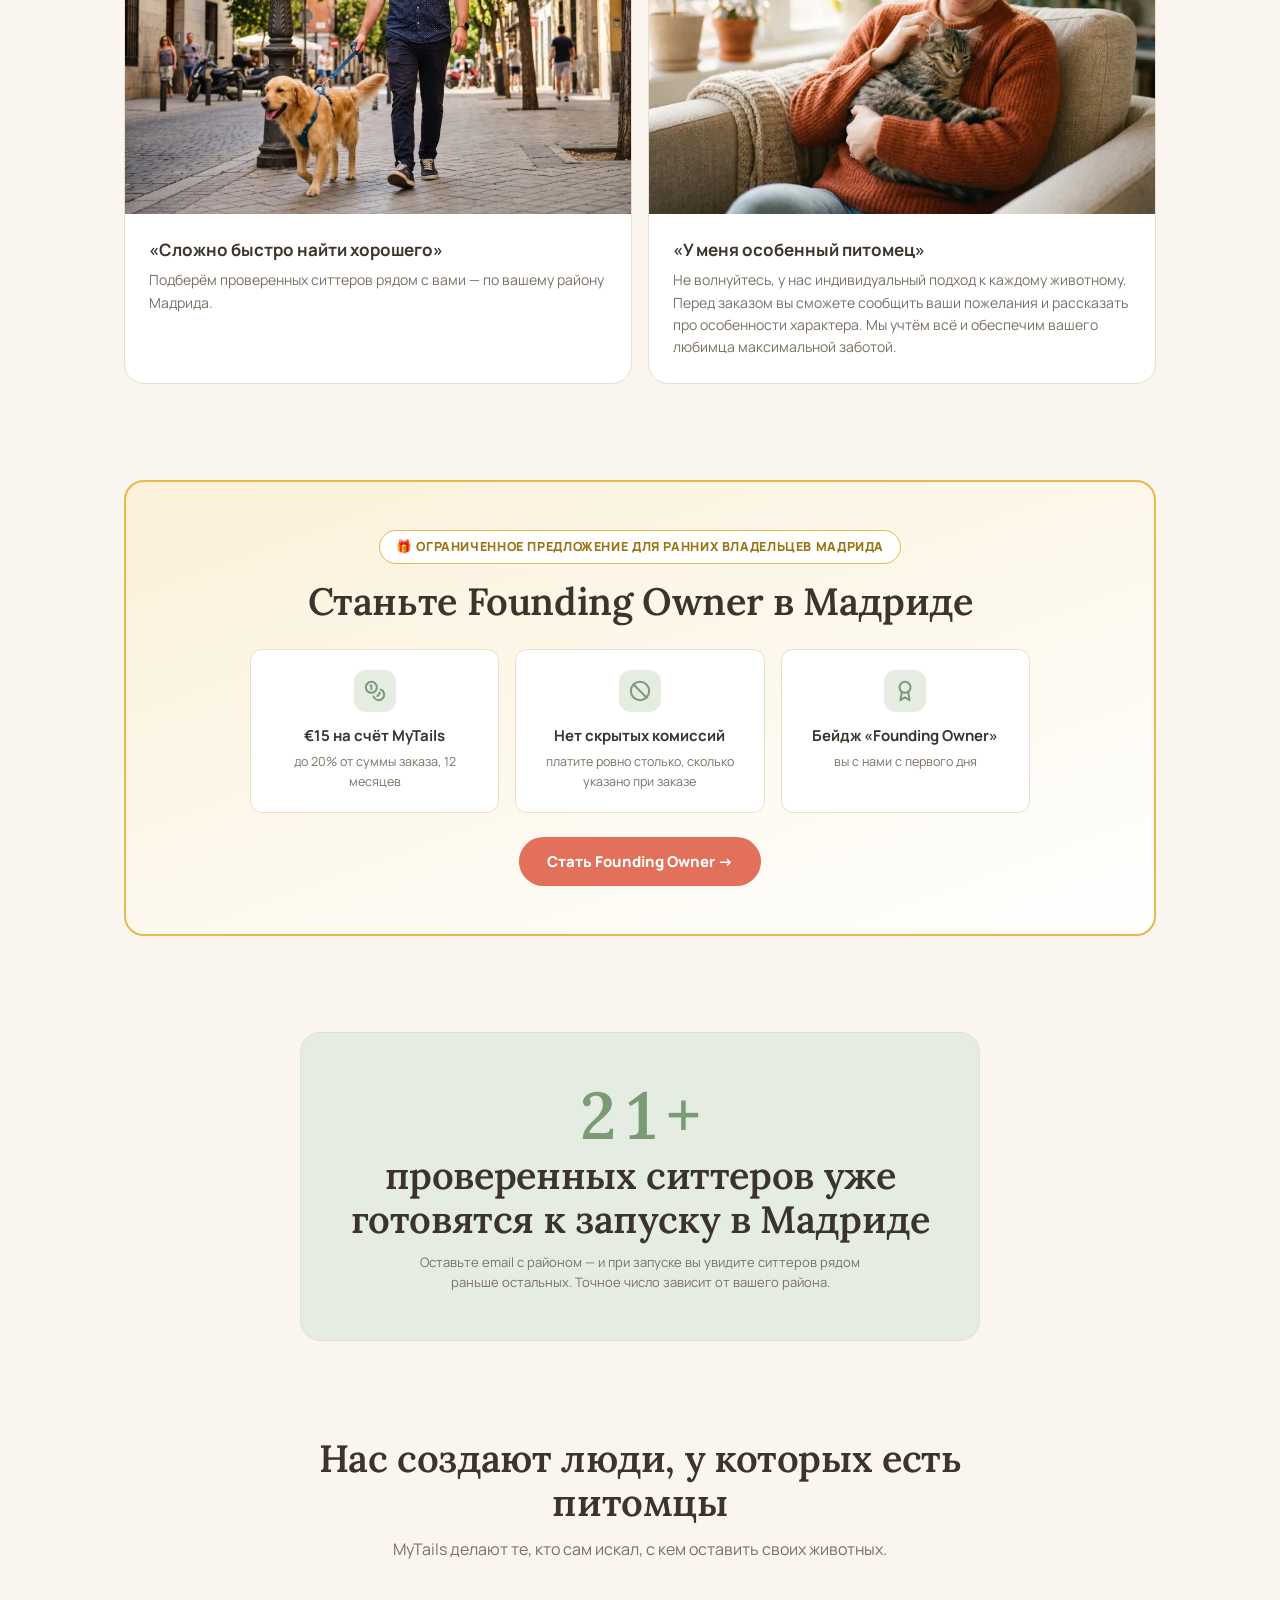
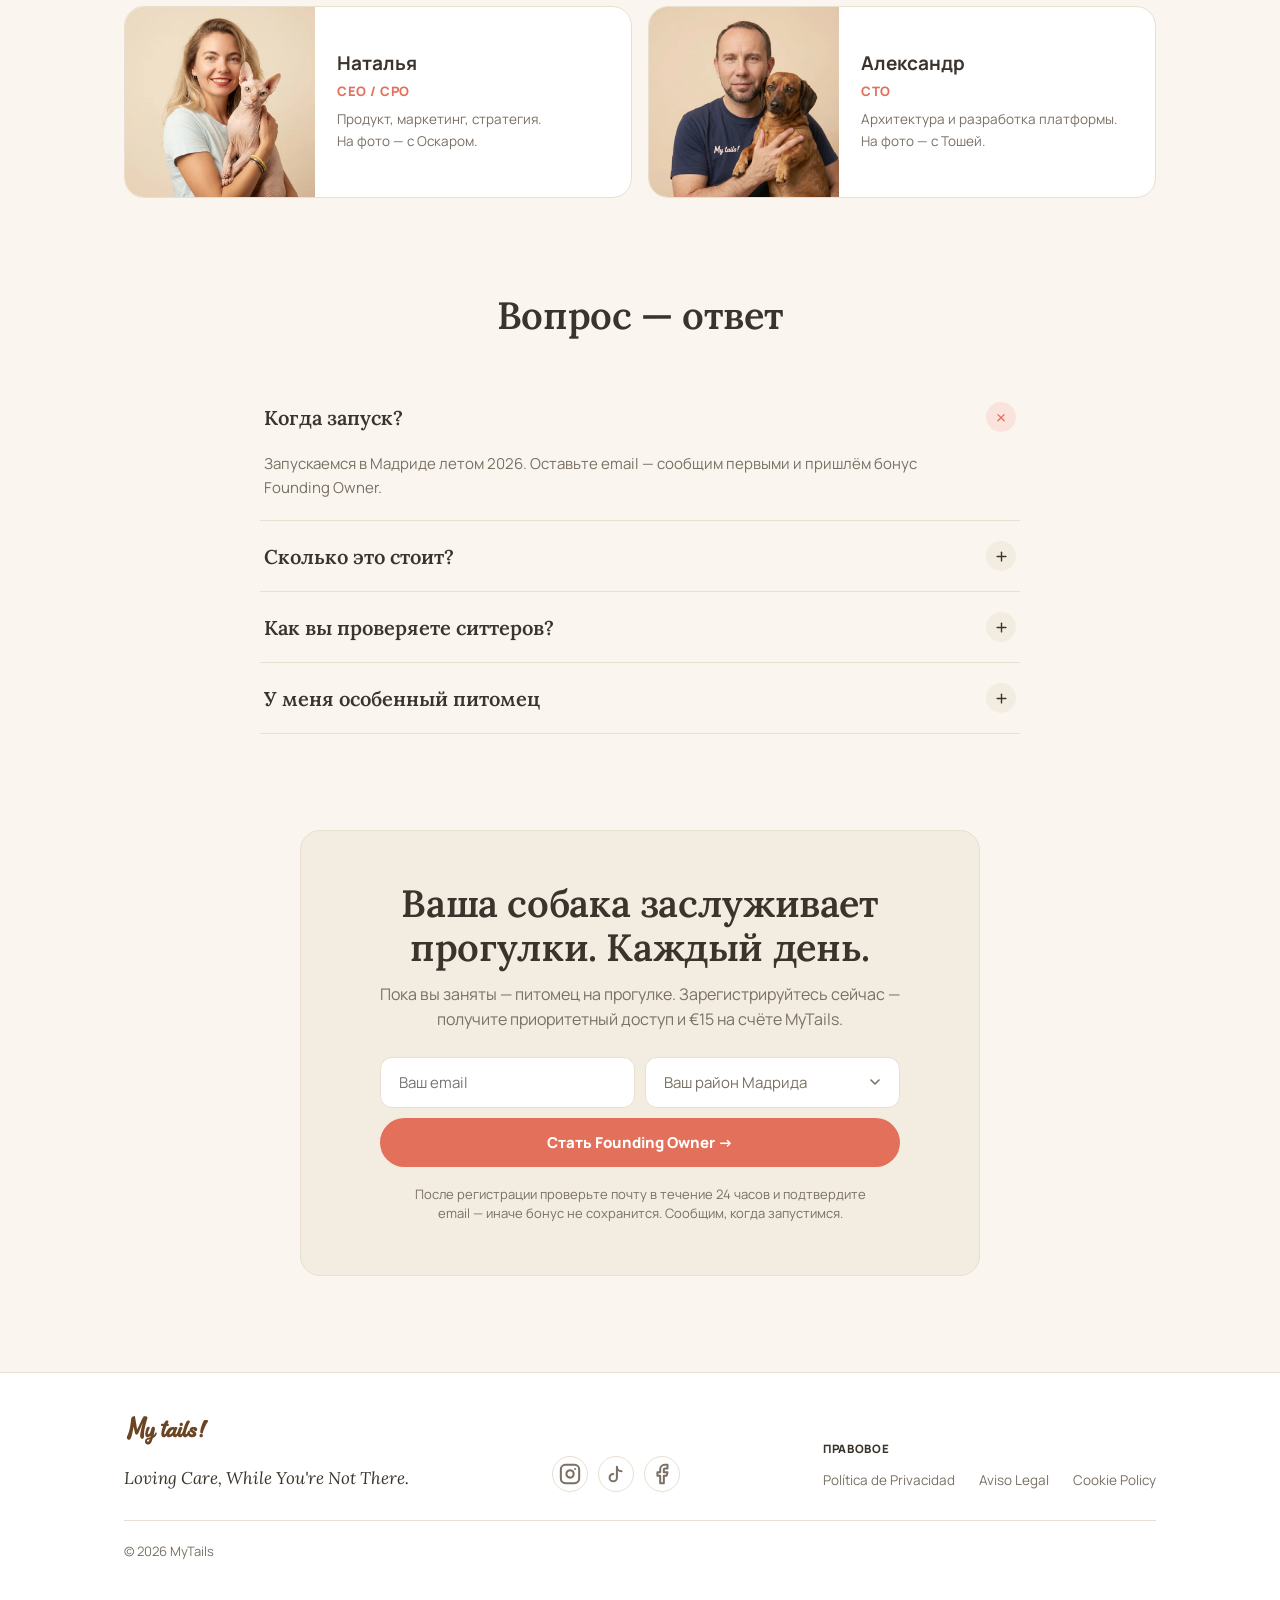
<file: design-system/owners.html>
<!DOCTYPE html>
<html lang="ru">
<head>
<meta charset="UTF-8">
<meta name="viewport" content="width=device-width, initial-scale=1.0">
<title>MyTails — Лендинг для владельцев (Мадрид)</title>
<meta name="description" content="Уезжаете? Питомец — в надёжных руках. Проверенные ситтеры в Мадриде, фото-отчёты каждый день, нет скрытых комиссий. Станьте Founding Owner и получите €15 на счёт MyTails.">
<meta name="theme-color" content="#FAF6EF" media="(prefers-color-scheme: light)">
<meta name="theme-color" content="#262119" media="(prefers-color-scheme: dark)">
<!-- preview only: убрать на production (mytails.eu должен индексироваться) -->
<meta name="robots" content="noindex, follow">
<link rel="canonical" href="https://aleksandroleinik-git.github.io/mytails-landing-preview/design-system/owners.html">
<link rel="icon" type="image/svg+xml" href="assets/favicon.svg">
<meta property="og:type" content="website">
<meta property="og:site_name" content="MyTails">
<meta property="og:locale" content="ru_RU">
<meta property="og:url" content="https://aleksandroleinik-git.github.io/mytails-landing-preview/design-system/owners.html">
<meta property="og:title" content="Уезжаете? Питомец — в надёжных руках — MyTails">
<meta property="og:description" content="Проверенные ситтеры в Мадриде, фото-отчёты каждый день, нет скрытых комиссий. €15 на счёт MyTails для Founding Owner.">
<meta property="og:image" content="https://aleksandroleinik-git.github.io/mytails-landing-preview/design-system/assets/og-owners-ru.png">
<meta property="og:image:width" content="1200">
<meta property="og:image:height" content="630">
<meta property="og:image:alt" content="MyTails — Уезжаете? Питомец в надёжных руках. Founding Owner, Мадрид">
<meta name="twitter:card" content="summary_large_image">
<meta name="twitter:title" content="Уезжаете? Питомец — в надёжных руках — MyTails">
<meta name="twitter:description" content="Проверенные ситтеры в Мадриде, фото-отчёты каждый день.">
<meta name="twitter:image" content="https://aleksandroleinik-git.github.io/mytails-landing-preview/design-system/assets/og-owners-ru.png">
<link rel="preconnect" href="https://fonts.googleapis.com">
<link rel="preconnect" href="https://fonts.gstatic.com" crossorigin>
<link href="https://fonts.googleapis.com/css2?family=Lora:ital,wght@0,600;0,700;1,400&family=Manrope:wght@400;600;700;800&display=swap" rel="stylesheet">
<link rel="preload" as="image" href="assets/hero-owners.webp" media="(min-width:681px)">
<link rel="preload" as="image" href="assets/hero-owners-mobile.webp" media="(max-width:680px)">
<script type="application/ld+json">
{
  "@context": "https://schema.org",
  "@type": "FAQPage",
  "mainEntity": [
    {
      "@type": "Question",
      "name": "Когда запуск?",
      "acceptedAnswer": { "@type": "Answer", "text": "Запускаемся в Мадриде летом 2026. Оставьте email — сообщим первыми и пришлём бонус Founding Owner." }
    },
    {
      "@type": "Question",
      "name": "Сколько это стоит?",
      "acceptedAnswer": { "@type": "Answer", "text": "Цену устанавливает ситтер, и вы видите её до бронирования. Founding Owner получает €15 на счёт MyTails — можно потратить до 20% от суммы каждого заказа." }
    },
    {
      "@type": "Question",
      "name": "Как вы проверяете ситтеров?",
      "acceptedAnswer": { "@type": "Answer", "text": "Подтверждение личности и отзывы других владельцев. Профиль каждого ситтера открыт до бронирования." }
    }
  ]
}
</script>
<link rel="stylesheet" href="assets/sitters.css">
<link rel="stylesheet" href="assets/owners.css">
</head>
<body>

<svg style="display:none" xmlns="http://www.w3.org/2000/svg">
  <symbol id="i-check" viewBox="0 0 24 24"><path d="M20 6 9 17l-5-5"/></symbol>
  <symbol id="i-zero" viewBox="0 0 24 24"><circle cx="12" cy="12" r="10"/><path d="m4.9 4.9 14.2 14.2"/></symbol>
  <symbol id="i-badge" viewBox="0 0 24 24"><circle cx="12" cy="8" r="6"/><path d="M15.477 12.89 17 22l-5-3-5 3 1.523-9.11"/></symbol>
  <symbol id="i-top" viewBox="0 0 24 24"><path d="m5 12 7-7 7 7"/><path d="M12 19V5"/></symbol>
  <symbol id="i-shield" viewBox="0 0 24 24"><path d="M20 13c0 5-3.5 7.5-7.66 8.95a1 1 0 0 1-.67-.01C7.5 20.5 4 18 4 13V6a1 1 0 0 1 1-1c2 0 4.5-1.2 6.24-2.72a1.17 1.17 0 0 1 1.52 0C14.51 3.81 17 5 19 5a1 1 0 0 1 1 1z"/><path d="m9 12 2 2 4-4"/></symbol>
  <symbol id="i-coins" viewBox="0 0 24 24"><circle cx="8" cy="8" r="6"/><path d="M18.09 10.37A6 6 0 1 1 10.34 18"/><path d="M7 6h1v4"/><path d="m16.71 13.88.7.71-2.82 2.82"/></symbol>
  <symbol id="i-hands" viewBox="0 0 24 24"><path d="M7.9 20A9 9 0 1 0 4 16.1L2 22Z"/></symbol>
  <symbol id="i-heart" viewBox="0 0 24 24"><path d="M19 14c1.49-1.46 3-3.21 3-5.5A5.5 5.5 0 0 0 16.5 3c-1.76 0-3 .5-4.5 2-1.5-1.5-2.74-2-4.5-2A5.5 5.5 0 0 0 2 8.5c0 2.3 1.5 4.05 3 5.5l7 7Z"/></symbol>
  <symbol id="i-home" viewBox="0 0 24 24"><path d="M15 21v-8a1 1 0 0 0-1-1h-4a1 1 0 0 0-1 1v8"/><path d="M3 10a2 2 0 0 1 .709-1.528l7-5.999a2 2 0 0 1 2.582 0l7 5.999A2 2 0 0 1 21 10v9a2 2 0 0 1-2 2H5a2 2 0 0 1-2-2z"/></symbol>
  <symbol id="i-camera" viewBox="0 0 24 24"><path d="M14.5 4h-5L7 7H4a2 2 0 0 0-2 2v9a2 2 0 0 0 2 2h16a2 2 0 0 0 2-2V9a2 2 0 0 0-2-2h-3z"/><circle cx="12" cy="13" r="3"/></symbol>
  <symbol id="i-search" viewBox="0 0 24 24"><circle cx="11" cy="11" r="8"/><path d="m21 21-4.3-4.3"/></symbol>
  <symbol id="i-star" viewBox="0 0 24 24"><path d="M11.5 2.3a.55.55 0 0 1 1 0l2.4 5 5.4.75a.55.55 0 0 1 .31.94l-3.92 3.74.94 5.4a.55.55 0 0 1-.8.58L12 16.9l-4.83 2.5a.55.55 0 0 1-.8-.58l.94-5.4-3.92-3.74a.55.55 0 0 1 .31-.94l5.4-.75z"/></symbol>
  <symbol id="i-pin" viewBox="0 0 24 24"><path d="M20 10c0 6-8 12-8 12s-8-6-8-12a8 8 0 0 1 16 0Z"/><circle cx="12" cy="10" r="3"/></symbol>
  <symbol id="i-clock" viewBox="0 0 24 24"><circle cx="12" cy="12" r="10"/><path d="M12 6v6l4 2"/></symbol>
  <symbol id="i-plus" viewBox="0 0 24 24"><path d="M5 12h14"/><path d="M12 5v14"/></symbol>
  <symbol id="i-ig" viewBox="0 0 24 24"><rect width="20" height="20" x="2" y="2" rx="5"/><path d="M16 11.37A4 4 0 1 1 12.63 8 4 4 0 0 1 16 11.37"/><line x1="17.5" x2="17.51" y1="6.5" y2="6.5"/></symbol>
  <symbol id="i-fb" viewBox="0 0 24 24"><path d="M18 2h-3a5 5 0 0 0-5 5v3H7v4h3v8h4v-8h3l1-4h-4V7a1 1 0 0 1 1-1h3z"/></symbol>
  <symbol id="i-tiktok" viewBox="0 0 24 24"><path d="M9 12a4 4 0 1 0 4 4V4a5 5 0 0 0 5 5"/></symbol>
</svg>

<div class="topbar">
  <div class="inner">
    <a class="logo" href="home.html" style="display:inline-flex;align-items:center"><img src="assets/logo-mark.svg" alt="MyTails" class="logo-light" style="height:34px;display:block"><img src="assets/logo-mark-cream.svg" alt="MyTails" class="logo-dark" style="height:34px;display:none"></a>
    <nav class="mainnav">
      <a href="#how">Как это работает</a>
      <a href="#why">Почему спокойно</a>
      <a href="#founding">Founding Owner</a>
      <a href="#faq">Вопросы</a>
    </nav>
    <div class="top-actions">
      <div class="lang" id="lang">
        <button class="lang-btn" id="langBtn" aria-haspopup="listbox" aria-expanded="false" aria-label="Выбрать язык">
          <span class="flag">🇷🇺</span><span class="code">RU</span>
          <svg class="chev" viewBox="0 0 24 24"><path d="m6 9 6 6 6-6"/></svg>
        </button>
        <!-- TODO(i18n): подключить маршрутизацию локалей; переводы пока не сделаны -->
        <div class="lang-menu" role="listbox" aria-label="Язык">
          <button role="option" data-lang="es"><span class="flag">🇪🇸</span> Español</button>
          <button role="option" data-lang="en"><span class="flag">🇬🇧</span> English</button>
          <button role="option" class="active" aria-selected="true" data-lang="ru"><span class="flag">🇷🇺</span> Русский</button>
        </div>
      </div>
      <button class="theme-toggle" aria-label="Сменить тему" onclick="document.documentElement.dataset.theme = document.documentElement.dataset.theme === 'dark' ? '' : 'dark'">
        <svg class="ic-sun" viewBox="0 0 24 24"><circle cx="12" cy="12" r="4"/><path d="M12 2v2"/><path d="M12 20v2"/><path d="m4.93 4.93 1.41 1.41"/><path d="m17.66 17.66 1.41 1.41"/><path d="M2 12h2"/><path d="M20 12h2"/><path d="m6.34 17.66-1.41 1.41"/><path d="m19.07 4.93-1.41 1.41"/></svg>
        <svg class="ic-moon" viewBox="0 0 24 24"><path d="M12 3a6 6 0 0 0 9 9 9 9 0 1 1-9-9Z"/></svg>
      </button>
      <button class="burger" aria-label="Меню" aria-expanded="false" id="burger">
        <span></span><span></span><span></span>
      </button>
    </div>
  </div>
  <nav class="mobile-menu" id="mobileMenu">
    <a href="#how">Как это работает</a>
    <a href="#why">Почему спокойно</a>
    <a href="#founding">Founding Owner</a>
    <a href="#faq">Вопросы</a>
    <button class="btn js-to-form" style="margin-top:6px">Стать Founding Owner →</button>
  </nav>
</div>

<div class="hero">
  <div class="hero-slogan">Loving Care, While You're Not&nbsp;There.</div>
  <div class="inner">

    <div class="hcard" id="join">
      <span class="eyebrow"><a href="#founding-offer">Спецпредложение</a> для первых 100 владельцев в Мадриде!</span>
      <h1>Уезжаете? <em>Питомец — в надёжных руках.</em></h1>
      <p class="sub">Проверенные ситтеры в Мадриде, фото-отчёты каждый день и поддержка на каждом шаге. Без тревоги за того, кто ждёт вас дома.</p>
      <div class="income">
        <span class="num gift">🎁 €<span data-static>15</span></span>
        <span class="cap">на твоём счёте MyTails — до 20% от суммы любого заказа</span>
      </div>
      <form class="lead-form" onsubmit="return false">
        <input type="email" placeholder="Ваш email" id="join-email" required />
        <!-- район Мадрида — обязателен (§25.6), список distritos в конфиге -->
        <select class="district" id="join-district" required aria-label="Ваш район Мадрида">
          <option value="" selected>Ваш район Мадрида</option>
          <option>Centro</option><option>Arganzuela</option><option>Retiro</option>
          <option>Salamanca</option><option>Chamartín</option><option>Tetuán</option>
          <option>Chamberí</option><option>Fuencarral-El Pardo</option><option>Moncloa-Aravaca</option>
          <option>Latina</option><option>Carabanchel</option><option>Usera</option>
          <option>Puente de Vallecas</option><option>Moratalaz</option><option>Ciudad Lineal</option>
          <option>Hortaleza</option><option>Villaverde</option><option>Villa de Vallecas</option>
          <option>Vicálvaro</option><option>San Blas-Canillejas</option><option>Barajas</option>
        </select>
        <button class="btn full" type="submit">Стать Founding Owner →</button>
      </form>
      <p class="micro">Бесплатно. Без обязательств.</p>
      <p class="gdpr">Нажимая кнопку, вы соглашаетесь получать письма о запуске MyTails и принимаете <a href="#">Политику конфиденциальности</a>. Отписаться можно в любой момент.</p>
    </div>

  </div>
</div>

<!-- 2 — Founding Owner (вынесено из первого экрана) -->
<section class="sec founding-feature" id="founding-offer">
  <div class="fcard">
    <span class="flag">🎁 Только для ранних — Founding Owner</span>
    <h2>Зарегистрируйся сейчас. Когда откроемся — на твоём счёте уже будет €15.</h2>
    <p class="what">Первые 100 человек в Мадриде получают статус Founding Owner — с условиями, которые больше не повторятся.</p>
    <ul class="perks">
      <li><span class="ic"><svg><use href="#i-coins"/></svg></span><div>€15 на твоём счёте MyTails<small>до 20% от суммы любого заказа; действует 12 месяцев с запуска</small></div></li>
      <li><span class="ic"><svg><use href="#i-zero"/></svg></span><div>Нет скрытых комиссий<small>вы платите ровно столько, сколько указано при оформлении заказа</small></div></li>
    </ul>
    <div class="counter">
      <div class="cap" style="margin-top:0">Пример: выгул за €12 → списываем €2,4 с баланса → платите €9,6.</div>
    </div>
  </div>
  <div class="founding-photo">
    <img src="assets/founding-phone.webp" alt="Улыбающийся человек смотрит в телефон">
  </div>
</section>

<div class="trust">
  <div class="inner">
    <span><span class="tic"><svg><use href="#i-badge"/></svg></span>Проверенные ситтеры</span>
    <span><span class="tic"><svg><use href="#i-zero"/></svg></span>Нет скрытых комиссий</span>
    <span><span class="tic"><svg><use href="#i-camera"/></svg></span>Фото-отчёты о питомце каждый день</span>
    <span><span class="tic"><svg><use href="#i-heart"/></svg></span>Помощь на каждом шаге</span>
  </div>
</div>

<!-- 3 — Как это работает -->
<section class="sec" id="how">
  <div class="sec-head"><h2>Как это работает</h2></div>
  <div class="steps">
    <div class="step"><div class="n">1</div><b>Оставьте заявку</b><p>Email и ваш район Мадрида — 30 секунд.</p></div>
    <div class="step"><div class="n">2</div><b>Подберём ситтера рядом</b><p>При запуске покажем проверенных ситтеров в вашем районе.</p></div>
    <div class="step"><div class="n">3</div><b>Бронируете и платите безопасно</b><p>Онлайн-оплата защищена, деньги ситтер получает после услуги.</p></div>
    <div class="step"><div class="n">4</div><b>Получаете фото-отчёты</b><p>Видите, что с питомцем всё хорошо, пока вы в отъезде.</p></div>
  </div>
</section>

<!-- 4 — Почему спокойно (боли → решения) -->
<section class="sec" id="why">
  <div class="sec-head">
    <h2>Почему с MyTails <em>спокойно</em></h2>
    <p class="lead">Мы убрали то, из-за чего страшно оставлять питомца.</p>
  </div>
  <div class="why">
    <div class="wcard">
      <div class="wphoto"><img src="assets/why-trust.webp" alt="Ситтер встречает собаку у двери, владелец передаёт поводок"></div>
      <div class="wbody"><b>«Страшно оставить с незнакомцем»</b><p>Каждый ситтер проходит проверку личности, а отзывы других владельцев открыты до бронирования.</p></div>
    </div>
    <div class="wcard">
      <div class="wphoto"><img src="assets/why-report.webp" alt="Женщина фотографирует довольную собаку для фото-отчёта"></div>
      <div class="wbody"><b>«Не вижу, что с питомцем»</b><p>Фото-отчёты приходят каждый день. Вы спокойны, даже если вы за тысячу километров.</p></div>
    </div>
    <div class="wcard">
      <div class="wphoto"><img src="assets/why-find.webp" alt="Мужчина гуляет с собакой в районе Мадрида"></div>
      <div class="wbody"><b>«Сложно быстро найти хорошего»</b><p>Подберём проверенных ситтеров рядом с вами — по вашему району Мадрида.</p></div>
    </div>
    <div class="wcard">
      <div class="wphoto"><img src="assets/why-special.webp" alt="Женщина нежно держит кошку на руках"></div>
      <div class="wbody"><b>«У меня особенный питомец»</b><p>Не волнуйтесь, у нас индивидуальный подход к каждому животному. Перед заказом вы сможете сообщить ваши пожелания и рассказать про особенности характера. Мы учтём всё и обеспечим вашего любимца максимальной заботой.</p></div>
    </div>
  </div>
</section>

<!-- 5 — Founding Owner — оффер -->
<section class="sec" id="founding">
  <div class="founding">
    <span class="flag">🎁 Ограниченное предложение для ранних владельцев Мадрида</span>
    <h2>Станьте Founding Owner в Мадриде</h2>
    <div class="perks3">
      <div class="perk"><span class="ic"><svg class="ic2"><use href="#i-coins"/></svg></span><b>€15 на счёт MyTails</b><small>до 20% от суммы заказа, 12 месяцев</small></div>
      <div class="perk"><span class="ic"><svg class="ic2"><use href="#i-zero"/></svg></span><b>Нет скрытых комиссий</b><small>платите ровно столько, сколько указано при заказе</small></div>
      <div class="perk"><span class="ic"><svg class="ic2"><use href="#i-badge"/></svg></span><b>Бейдж «Founding Owner»</b><small>вы с нами с первого дня</small></div>
    </div>
    <button class="btn js-to-form">Стать Founding Owner →</button>
  </div>
</section>

<!-- 6 — Локальный дефицит ситтеров (§25.5 §6, опционально) -->
<section class="sec">
  <div class="scarcity">
    <div class="big"><span id="sc-num" data-count="30">0</span>+</div>
    <h2>проверенных ситтеров уже готовятся к запуску в Мадриде</h2>
    <p class="cap">Оставьте email с районом — и при запуске вы увидите ситтеров рядом раньше остальных. Точное число зависит от вашего района.</p>
  </div>
</section>

<!-- 7 — Команда -->
<section class="sec">
  <div class="sec-head">
    <h2>Нас создают люди, у которых есть питомцы</h2>
    <p class="lead">MyTails делают те, кто сам искал, с кем оставить своих животных.</p>
  </div>
  <div class="team">
    <div class="tcard"><img src="assets/team-natalia.webp" alt="Наталья с Оскаром"><div class="body"><b>Наталья</b><div class="role">CEO / CPO</div><p>Продукт, маркетинг, стратегия.<br>На фото — с Оскаром.</p></div></div>
    <div class="tcard"><img src="assets/team-alex.webp" alt="Александр с Тошей"><div class="body"><b>Александр</b><div class="role">CTO</div><p>Архитектура и разработка платформы.<br>На фото — с Тошей.</p></div></div>
  </div>
</section>

<!-- 8 — FAQ -->
<section class="sec" id="faq">
  <div class="sec-head"><h2>Вопрос — ответ</h2></div>
  <div class="faq">
    <div class="faq-item open">
      <button class="faq-q" aria-expanded="true">Когда запуск?<span class="pm"><svg class="ic2" style="width:15px;height:15px"><use href="#i-plus"/></svg></span></button>
      <div class="faq-a-wrap"><div class="faq-a"><div>Запускаемся в Мадриде летом 2026. Оставьте email — сообщим первыми и пришлём бонус Founding Owner.</div></div></div>
    </div>
    <div class="faq-item">
      <button class="faq-q" aria-expanded="false">Сколько это стоит?<span class="pm"><svg class="ic2" style="width:15px;height:15px"><use href="#i-plus"/></svg></span></button>
      <div class="faq-a-wrap"><div class="faq-a"><div>Цену устанавливает ситтер, и вы видите её до бронирования. Founding Owner получает €15 на счёт MyTails — можно потратить до 20% от суммы каждого заказа.</div></div></div>
    </div>
    <div class="faq-item">
      <button class="faq-q" aria-expanded="false">Как вы проверяете ситтеров?<span class="pm"><svg class="ic2" style="width:15px;height:15px"><use href="#i-plus"/></svg></span></button>
      <div class="faq-a-wrap"><div class="faq-a"><div>Подтверждение личности и отзывы других владельцев. Профиль каждого ситтера открыт до бронирования.</div></div></div>
    </div>
    <div class="faq-item">
      <button class="faq-q" aria-expanded="false">У меня особенный питомец<span class="pm"><svg class="ic2" style="width:15px;height:15px"><use href="#i-plus"/></svg></span></button>
      <div class="faq-a-wrap"><div class="faq-a"><div>Не волнуйтесь, у нас индивидуальный подход к каждому животному. Перед заказом вы сможете сообщить ваши пожелания и рассказать про особенности характера. Мы учтём всё и обеспечим вашего любимца максимальной заботой.</div></div></div>
    </div>
  </div>
</section>

<!-- 9 — Финальный CTA -->
<section class="sec">
  <div class="final" id="join-final">
    <h2>Ваша собака заслуживает прогулки. Каждый день.</h2>
    <p class="lead">Пока вы заняты — питомец на прогулке. Зарегистрируйтесь сейчас — получите приоритетный доступ и €15 на счёте MyTails.</p>
    <form class="lead-form" onsubmit="return false">
      <input type="email" placeholder="Ваш email" id="final-email" required />
      <select class="district" id="final-district" required aria-label="Ваш район Мадрида">
        <option value="" selected>Ваш район Мадрида</option>
        <option>Arganzuela</option><option>Barajas</option><option>Carabanchel</option>
        <option>Centro</option><option>Chamartín</option><option>Chamberí</option>
        <option>Ciudad Lineal</option><option>Fuencarral-El Pardo</option><option>Hortaleza</option>
        <option>Latina</option><option>Moncloa-Aravaca</option><option>Moratalaz</option>
        <option>Puente de Vallecas</option><option>Retiro</option><option>Salamanca</option>
        <option>San Blas-Canillejas</option><option>Tetuán</option><option>Usera</option>
        <option>Vicálvaro</option><option>Villa de Vallecas</option><option>Villaverde</option>
      </select>
      <button class="btn full" type="submit">Стать Founding Owner →</button>
    </form>
    <p class="next">После регистрации проверьте почту в течение 24 часов и подтвердите email — иначе бонус не сохранится. Сообщим, когда запустимся.</p>
  </div>
</section>

<!-- 10 — Footer -->
<footer class="site-footer">
  <div class="inner">
    <div class="top">
      <div class="brand">
        <a class="logo" href="home.html" style="display:inline-flex;align-items:center"><img src="assets/logo-mark.svg" alt="MyTails" class="logo-light" style="height:32px"><img src="assets/logo-mark-cream.svg" alt="MyTails" class="logo-dark" style="height:32px;display:none"></a>
        <p class="slogan">Loving Care, While You're Not There.</p>
      </div>
      <div class="social">
        <a href="#" aria-label="Instagram"><svg class="ic2"><use href="#i-ig"/></svg></a>
        <a href="#" aria-label="TikTok"><svg class="ic2"><use href="#i-tiktok"/></svg></a>
        <a href="#" aria-label="Facebook"><svg class="ic2"><use href="#i-fb"/></svg></a>
      </div>
      <div class="links">
        <div class="legal">
          <span class="h">Правовое</span>
          <nav class="legal-row">
            <a href="#">Política de Privacidad</a>
            <a href="#">Aviso Legal</a>
            <a href="#">Cookie Policy</a>
          </nav>
        </div>
      </div>
    </div>
    <div class="copy">© 2026 MyTails</div>
  </div>
</footer>

<div class="sticky-cta"><button class="btn js-to-form">Стать Founding Owner →</button></div>

<div class="cookie" id="cookie">
  <p>Мы используем cookies для работы сайта и аналитики. Несущественные скрипты — только с вашего согласия.</p>
  <div class="acts">
    <button class="btn-sm" onclick="document.getElementById('cookie').remove()">Rechazar</button>
    <button class="btn-sm acc" onclick="document.getElementById('cookie').remove()">Aceptar</button>
  </div>
</div>

<script src="assets/owners.js" defer></script>

</body>
</html>
</file>
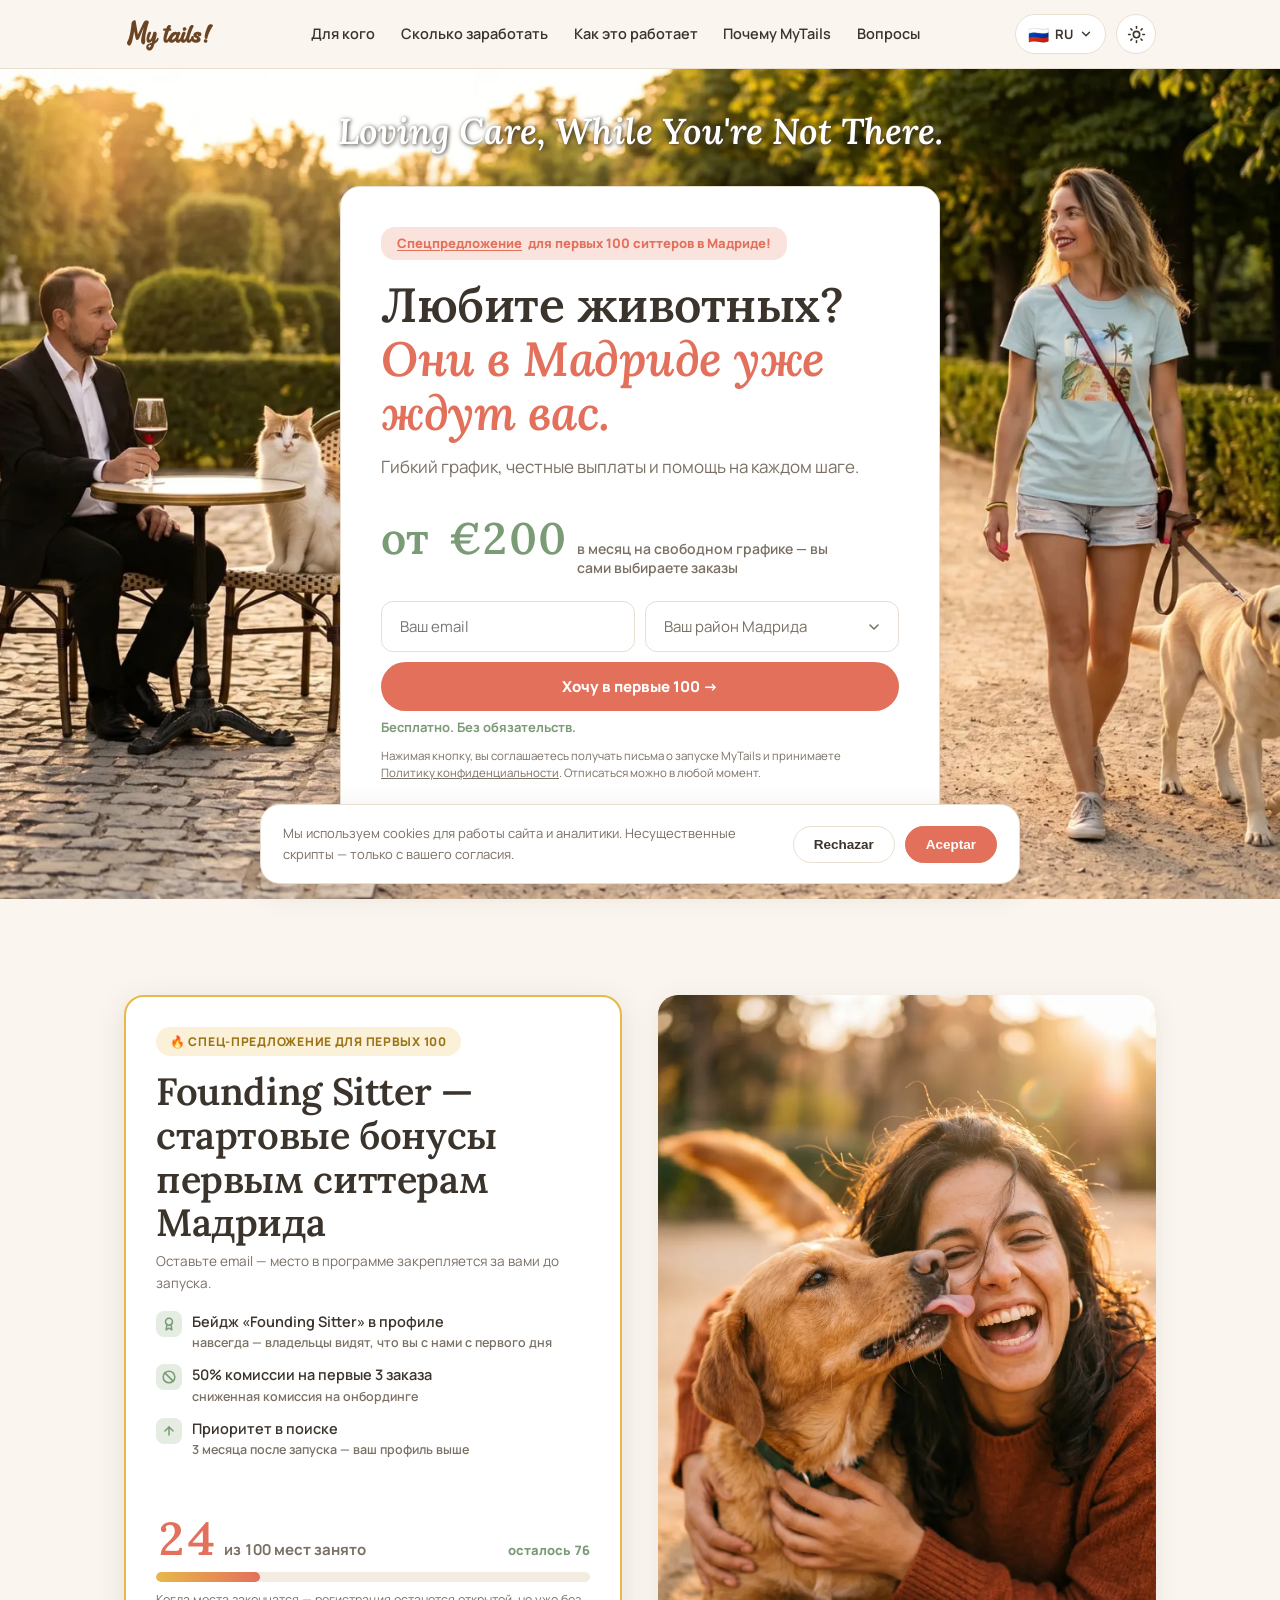
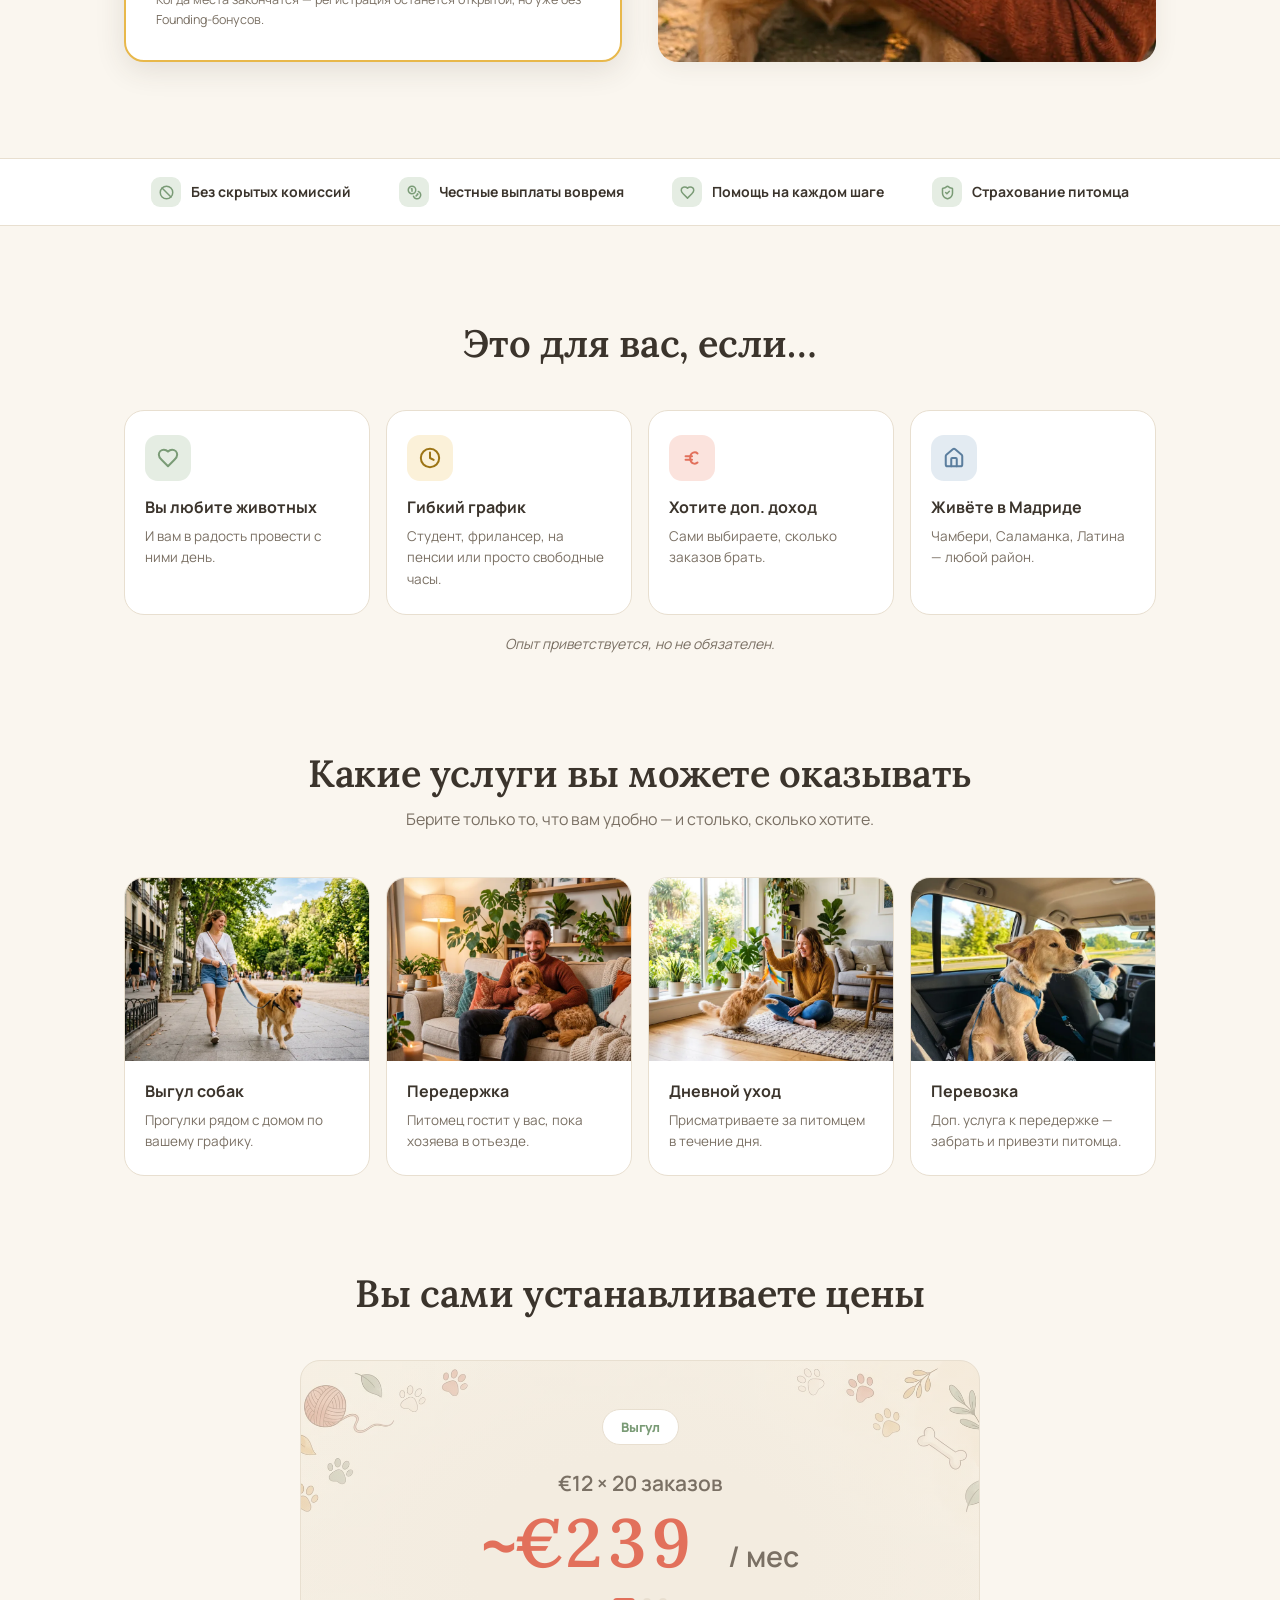
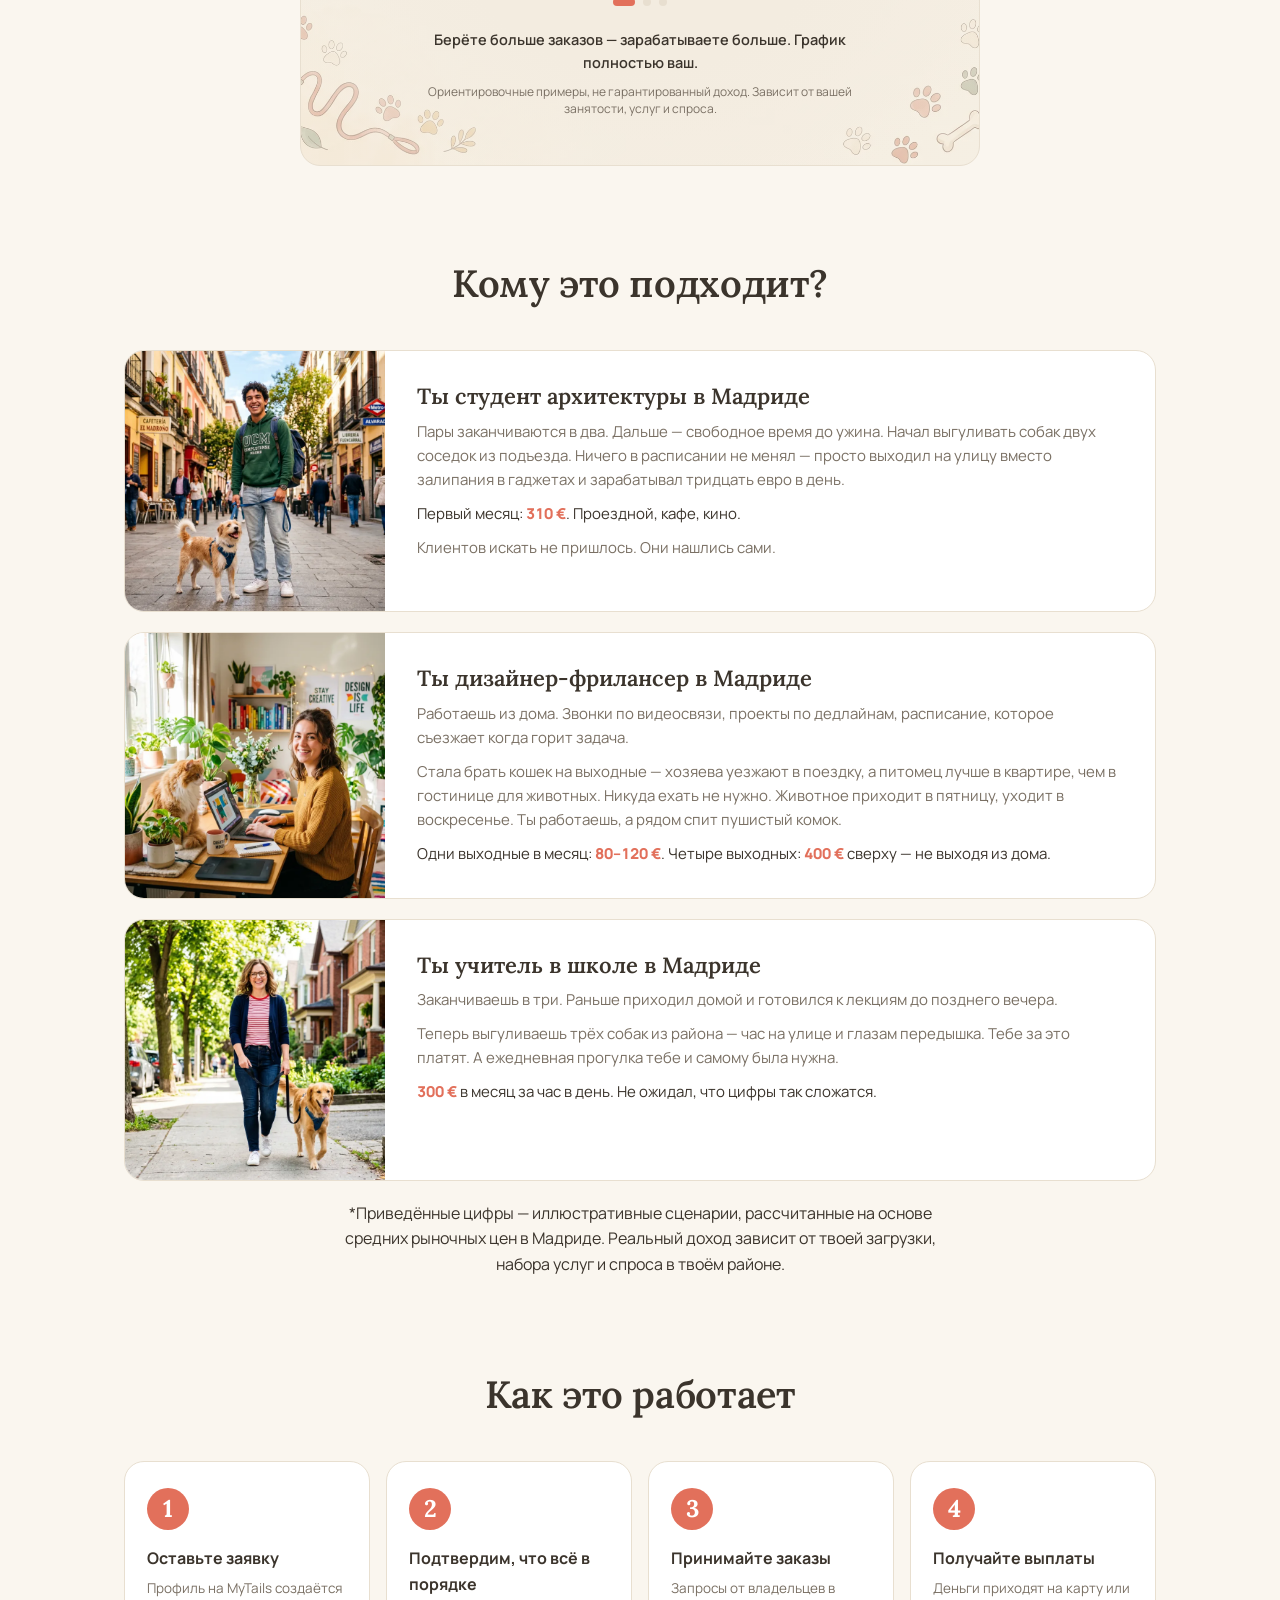
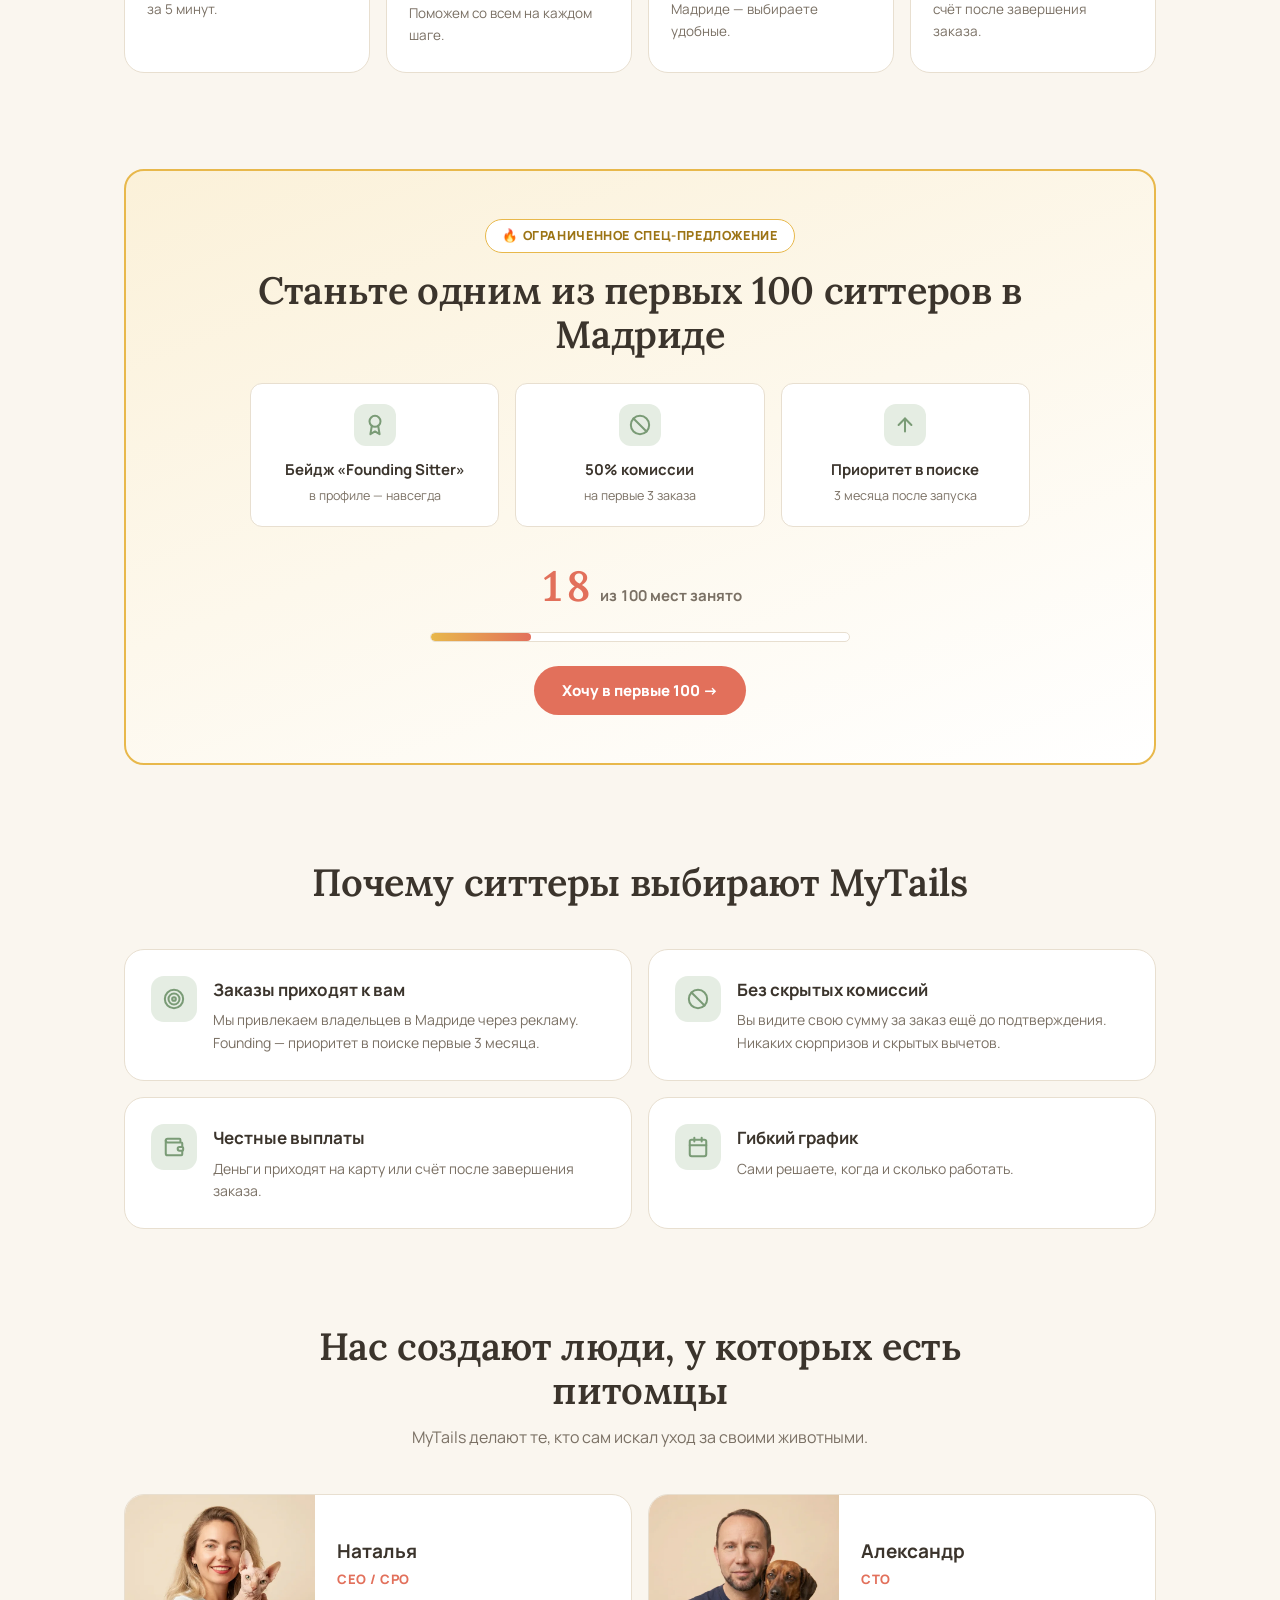
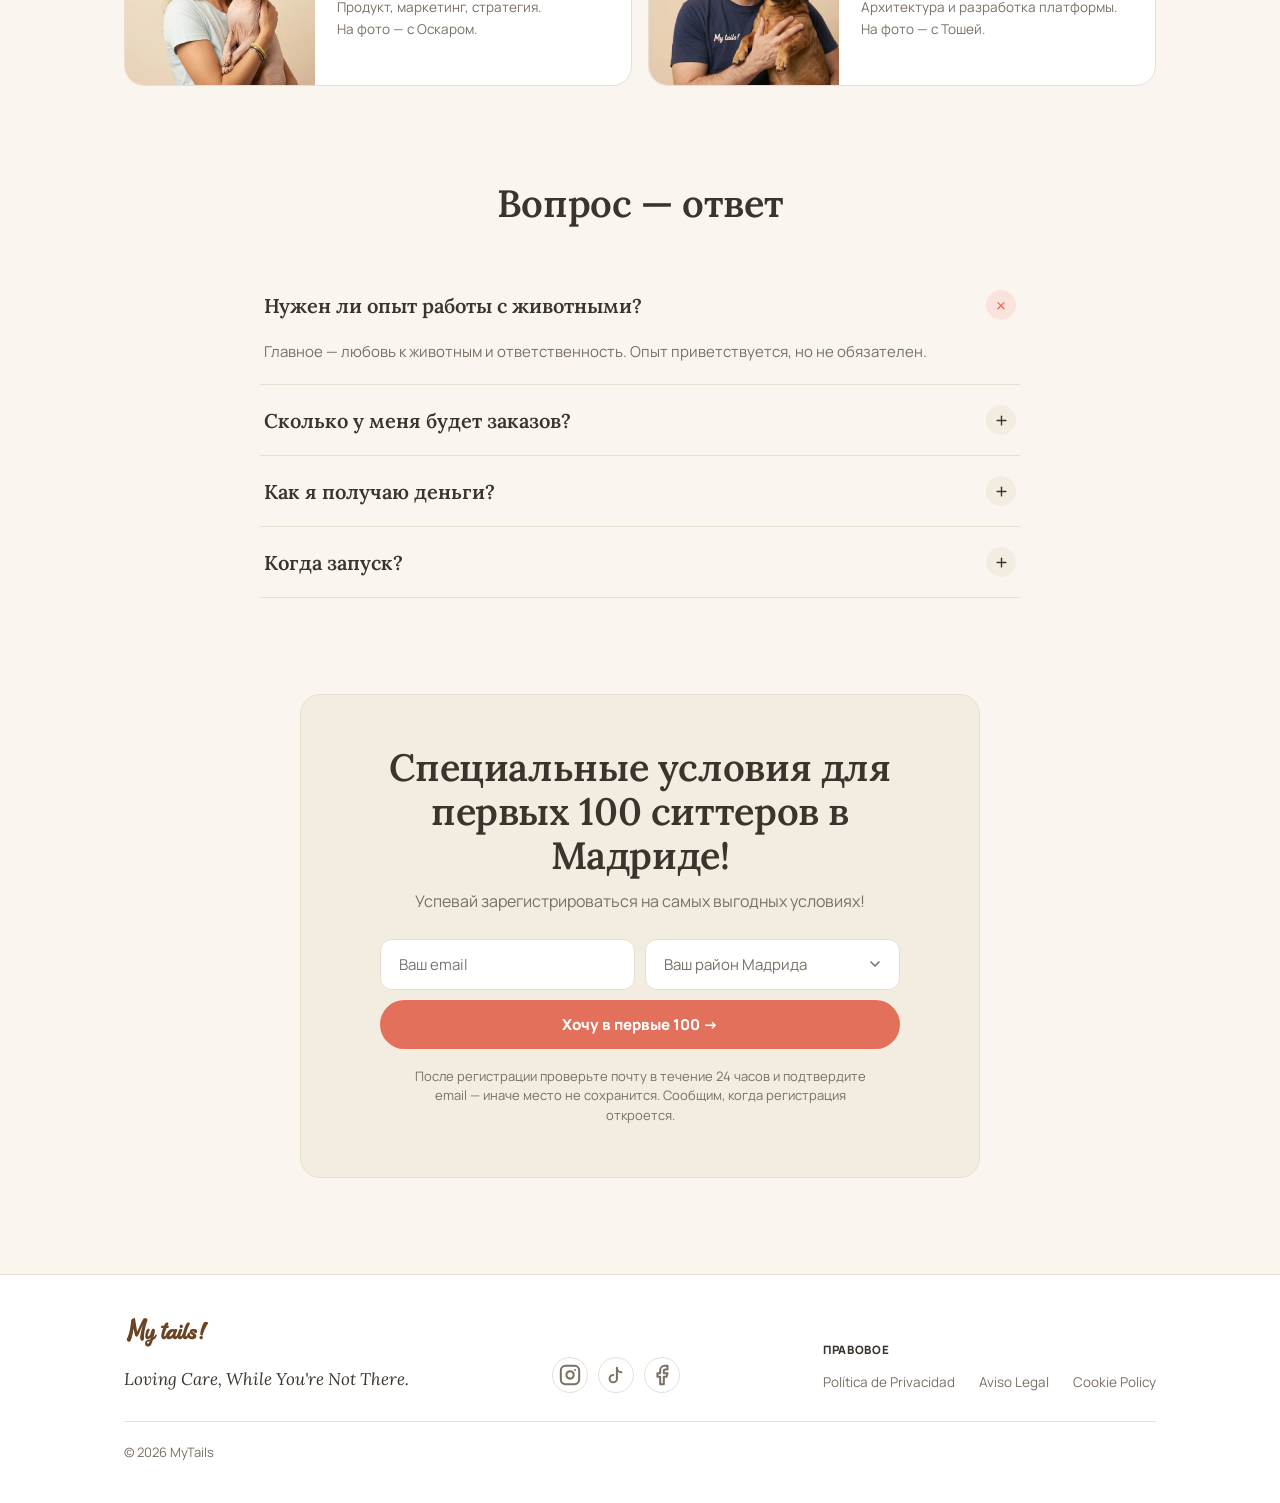
<file: design-system/sitters.html>
<!DOCTYPE html>
<html lang="ru">
<head>
<meta charset="UTF-8">
<meta name="viewport" content="width=device-width, initial-scale=1.0">
<title>MyTails — Лендинг ситтеров (Мадрид)</title>
<meta name="description" content="Станьте одним из первых 100 ситтеров MyTails в Мадриде — гибкий график, стабильные заказы, выплаты после каждого заказа.">
<meta name="theme-color" content="#FAF6EF" media="(prefers-color-scheme: light)">
<meta name="theme-color" content="#262119" media="(prefers-color-scheme: dark)">
<!-- preview only: убрать на production (mytails.eu должен индексироваться) -->
<meta name="robots" content="noindex, follow">
<link rel="canonical" href="https://aleksandroleinik-git.github.io/mytails-landing-preview/design-system/sitters.html">
<link rel="icon" type="image/svg+xml" href="assets/favicon.svg">
<meta property="og:type" content="website">
<meta property="og:site_name" content="MyTails">
<meta property="og:locale" content="ru_RU">
<meta property="og:url" content="https://aleksandroleinik-git.github.io/mytails-landing-preview/design-system/sitters.html">
<meta property="og:title" content="Зарабатывайте, заботясь о питомцах — MyTails">
<meta property="og:description" content="Открыт набор Founding Sitter в Мадриде — первые 100 мест. Гибкий график и стабильные заказы.">
<meta property="og:image" content="https://aleksandroleinik-git.github.io/mytails-landing-preview/design-system/assets/og-sitters-ru.png">
<meta property="og:image:width" content="1200">
<meta property="og:image:height" content="630">
<meta property="og:image:alt" content="MyTails — открыт набор Founding Sitter в Мадриде">
<meta name="twitter:card" content="summary_large_image">
<meta name="twitter:title" content="Зарабатывайте, заботясь о питомцах — MyTails">
<meta name="twitter:description" content="Открыт набор Founding Sitter в Мадриде — первые 100 мест.">
<meta name="twitter:image" content="https://aleksandroleinik-git.github.io/mytails-landing-preview/design-system/assets/og-sitters-ru.png">
<link rel="preconnect" href="https://fonts.googleapis.com">
<link rel="preconnect" href="https://fonts.gstatic.com" crossorigin>
<link href="https://fonts.googleapis.com/css2?family=Lora:ital,wght@0,600;0,700;1,400&family=Manrope:wght@400;600;700;800&display=swap" rel="stylesheet">
<link rel="preload" as="image" href="assets/hero-bg.webp" media="(min-width:681px)">
<link rel="preload" as="image" href="assets/hero-bg-mobile.webp" media="(max-width:680px)">
<script type="application/ld+json">
{
  "@context": "https://schema.org",
  "@type": "FAQPage",
  "mainEntity": [
    {
      "@type": "Question",
      "name": "Нужен ли опыт работы с животными?",
      "acceptedAnswer": {
        "@type": "Answer",
        "text": "Главное — любовь к животным и ответственность. Опыт приветствуется, но не обязателен."
      }
    },
    {
      "@type": "Question",
      "name": "Сколько у меня будет заказов?",
      "acceptedAnswer": {
        "@type": "Answer",
        "text": "Решаете вы сами. Никаких обязательств. Выбирайте удобный график и зарабатывайте с нами."
      }
    },
    {
      "@type": "Question",
      "name": "Как я получаю деньги?",
      "acceptedAnswer": {
        "@type": "Answer",
        "text": "На вашу карту или счёт после завершения заказа."
      }
    },
    {
      "@type": "Question",
      "name": "Когда запуск?",
      "acceptedAnswer": {
        "@type": "Answer",
        "text": "Запускаемся в Мадриде летом 2026. Оставьте email — сообщим первыми."
      }
    }
  ]
}
</script>
<link rel="stylesheet" href="assets/sitters.css">
</head>
<body>

<svg style="display:none" xmlns="http://www.w3.org/2000/svg">
  <symbol id="i-check" viewBox="0 0 24 24"><path d="M20 6 9 17l-5-5"/></symbol>
  <symbol id="i-badge" viewBox="0 0 24 24"><circle cx="12" cy="8" r="6"/><path d="M15.477 12.89 17 22l-5-3-5 3 1.523-9.11"/></symbol>
  <symbol id="i-zero" viewBox="0 0 24 24"><circle cx="12" cy="12" r="10"/><path d="m4.9 4.9 14.2 14.2"/></symbol>
  <symbol id="i-top" viewBox="0 0 24 24"><path d="m5 12 7-7 7 7"/><path d="M12 19V5"/></symbol>
  <symbol id="i-shield" viewBox="0 0 24 24"><path d="M20 13c0 5-3.5 7.5-7.66 8.95a1 1 0 0 1-.67-.01C7.5 20.5 4 18 4 13V6a1 1 0 0 1 1-1c2 0 4.5-1.2 6.24-2.72a1.17 1.17 0 0 1 1.52 0C14.51 3.81 17 5 19 5a1 1 0 0 1 1 1z"/><path d="m9 12 2 2 4-4"/></symbol>
  <symbol id="i-coins" viewBox="0 0 24 24"><circle cx="8" cy="8" r="6"/><path d="M18.09 10.37A6 6 0 1 1 10.34 18"/><path d="M7 6h1v4"/><path d="m16.71 13.88.7.71-2.82 2.82"/></symbol>
  <symbol id="i-hands" viewBox="0 0 24 24"><path d="M7.9 20A9 9 0 1 0 4 16.1L2 22Z"/></symbol>
  <symbol id="i-heart" viewBox="0 0 24 24"><path d="M19 14c1.49-1.46 3-3.21 3-5.5A5.5 5.5 0 0 0 16.5 3c-1.76 0-3 .5-4.5 2-1.5-1.5-2.74-2-4.5-2A5.5 5.5 0 0 0 2 8.5c0 2.3 1.5 4.05 3 5.5l7 7Z"/></symbol>
  <symbol id="i-clock" viewBox="0 0 24 24"><circle cx="12" cy="12" r="10"/><path d="M12 6v6l4 2"/></symbol>
  <symbol id="i-euro" viewBox="0 0 24 24"><path d="M18 7c-2-2-8-2-8 5s6 7 8 5"/><path d="M5 10h7"/><path d="M5 14h7"/></symbol>
  <symbol id="i-home" viewBox="0 0 24 24"><path d="M15 21v-8a1 1 0 0 0-1-1h-4a1 1 0 0 0-1 1v8"/><path d="M3 10a2 2 0 0 1 .709-1.528l7-5.999a2 2 0 0 1 2.582 0l7 5.999A2 2 0 0 1 21 10v9a2 2 0 0 1-2 2H5a2 2 0 0 1-2-2z"/></symbol>
  <symbol id="i-target" viewBox="0 0 24 24"><circle cx="12" cy="12" r="10"/><circle cx="12" cy="12" r="6"/><circle cx="12" cy="12" r="2"/></symbol>
  <symbol id="i-wallet" viewBox="0 0 24 24"><path d="M19 7V4a1 1 0 0 0-1-1H5a2 2 0 0 0 0 4h15a1 1 0 0 1 1 1v4h-3a2 2 0 0 0 0 4h3a1 1 0 0 0 1-1v-2a1 1 0 0 0-1-1"/><path d="M3 5v14a2 2 0 0 0 2 2h15a1 1 0 0 0 1-1v-4"/></symbol>
  <symbol id="i-cal" viewBox="0 0 24 24"><path d="M8 2v4"/><path d="M16 2v4"/><rect width="18" height="18" x="3" y="4" rx="2"/><path d="M3 10h18"/></symbol>
  <symbol id="i-plus" viewBox="0 0 24 24"><path d="M5 12h14"/><path d="M12 5v14"/></symbol>
  <symbol id="i-ig" viewBox="0 0 24 24"><rect width="20" height="20" x="2" y="2" rx="5"/><path d="M16 11.37A4 4 0 1 1 12.63 8 4 4 0 0 1 16 11.37"/><line x1="17.5" x2="17.51" y1="6.5" y2="6.5"/></symbol>
  <symbol id="i-fb" viewBox="0 0 24 24"><path d="M18 2h-3a5 5 0 0 0-5 5v3H7v4h3v8h4v-8h3l1-4h-4V7a1 1 0 0 1 1-1h3z"/></symbol>
  <symbol id="i-tiktok" viewBox="0 0 24 24"><path d="M9 12a4 4 0 1 0 4 4V4a5 5 0 0 0 5 5"/></symbol>
  <symbol id="i-car" viewBox="0 0 24 24"><path d="M19 17h2l-1.4-5a2 2 0 0 0-1.9-1.5H6.3a2 2 0 0 0-1.9 1.5L3 17h2"/><path d="M5 17h14"/><circle cx="7.5" cy="17.5" r="1.5"/><circle cx="16.5" cy="17.5" r="1.5"/></symbol>
</svg>

<div class="topbar">
  <div class="inner">
    <a class="logo" href="#" style="display:inline-flex;align-items:center"><img src="assets/logo-mark.svg" alt="MyTails" class="logo-light" style="height:34px;display:block"><img src="assets/logo-mark-cream.svg" alt="MyTails" class="logo-dark" style="height:34px;display:none"></a>
    <nav class="mainnav">
      <a href="#foryou">Для кого</a>
      <a href="#zarabotok">Сколько заработать</a>
      <a href="#how">Как это работает</a>
      <a href="#why">Почему MyTails</a>
      <a href="#faq">Вопросы</a>
    </nav>
    <div class="top-actions">
      <div class="lang" id="lang">
        <button class="lang-btn" id="langBtn" aria-haspopup="listbox" aria-expanded="false" aria-label="Выбрать язык">
          <span class="flag">🇷🇺</span><span class="code">RU</span>
          <svg class="chev" viewBox="0 0 24 24"><path d="m6 9 6 6 6-6"/></svg>
        </button>
        <!-- TODO(i18n): подключить маршрутизацию локалей; переводы пока не сделаны -->
        <div class="lang-menu" role="listbox" aria-label="Язык">
          <button role="option" data-lang="es"><span class="flag">🇪🇸</span> Español</button>
          <button role="option" data-lang="en"><span class="flag">🇬🇧</span> English</button>
          <button role="option" class="active" aria-selected="true" data-lang="ru"><span class="flag">🇷🇺</span> Русский</button>
        </div>
      </div>
      <button class="theme-toggle" aria-label="Сменить тему" onclick="document.documentElement.dataset.theme = document.documentElement.dataset.theme === 'dark' ? '' : 'dark'">
        <svg class="ic-sun" viewBox="0 0 24 24"><circle cx="12" cy="12" r="4"/><path d="M12 2v2"/><path d="M12 20v2"/><path d="m4.93 4.93 1.41 1.41"/><path d="m17.66 17.66 1.41 1.41"/><path d="M2 12h2"/><path d="M20 12h2"/><path d="m6.34 17.66-1.41 1.41"/><path d="m19.07 4.93-1.41 1.41"/></svg>
        <svg class="ic-moon" viewBox="0 0 24 24"><path d="M12 3a6 6 0 0 0 9 9 9 9 0 1 1-9-9Z"/></svg>
      </button>
      <button class="burger" aria-label="Меню" aria-expanded="false" id="burger">
        <span></span><span></span><span></span>
      </button>
    </div>
  </div>
  <nav class="mobile-menu" id="mobileMenu">
    <a href="#foryou">Для кого</a>
    <a href="#zarabotok">Сколько заработать</a>
    <a href="#how">Как это работает</a>
    <a href="#why">Почему MyTails</a>
    <a href="#faq">Вопросы</a>
    <button class="btn js-to-form" style="margin-top:6px">Хочу в первые 100 →</button>
  </nav>
</div>

<div class="hero">
  <div class="hero-slogan">Loving Care, While You're Not&nbsp;There.</div>
  <div class="inner">

    <div class="hcard" id="join">
      <span class="eyebrow"><a href="#founding-offer">Спецпредложение</a> для первых 100 ситтеров в Мадриде!</span>
      <h1>Любите животных? <em>Они в Мадриде уже ждут вас.</em></h1>
      <p class="sub">Гибкий график, честные выплаты и помощь на каждом шаге.</p>
      <div class="income">
        <span class="num">от €<span id="cnt-income" data-count="200">0</span></span>
        <span class="cap">в месяц на свободном графике — вы сами выбираете заказы</span>
      </div>
      <form class="lead-form" onsubmit="return false">
        <input type="email" placeholder="Ваш email" id="join-email" required />
        <select class="district" id="join-district" required aria-label="Ваш район Мадрида">
          <option value="" selected>Ваш район Мадрида</option>
          <option>Arganzuela</option><option>Barajas</option><option>Carabanchel</option>
          <option>Centro</option><option>Chamartín</option><option>Chamberí</option>
          <option>Ciudad Lineal</option><option>Fuencarral-El Pardo</option><option>Hortaleza</option>
          <option>Latina</option><option>Moncloa-Aravaca</option><option>Moratalaz</option>
          <option>Puente de Vallecas</option><option>Retiro</option><option>Salamanca</option>
          <option>San Blas-Canillejas</option><option>Tetuán</option><option>Usera</option>
          <option>Vicálvaro</option><option>Villa de Vallecas</option><option>Villaverde</option>
        </select>
        <button class="btn" type="submit">Хочу в первые 100 →</button>
      </form>
      <p class="micro">Бесплатно. Без обязательств.</p>
      <p class="gdpr">Нажимая кнопку, вы соглашаетесь получать письма о запуске MyTails и принимаете <a href="#">Политику конфиденциальности</a>. Отписаться можно в любой момент.</p>
    </div>

  </div>
</div>

<!-- 2b — Founding спец-предложение (вынесено из первого экрана) -->
<section class="sec founding-feature" id="founding-offer">
  <div class="fcard">
    <span class="flag">🔥 Спец-предложение для первых 100</span>
    <h2>Founding Sitter — стартовые бонусы первым ситтерам Мадрида</h2>
    <p class="what">Оставьте email — место в программе закрепляется за вами до запуска.</p>
    <ul class="perks">
      <li><span class="ic"><svg><use href="#i-badge"/></svg></span><div>Бейдж «Founding Sitter» в профиле<small>навсегда — владельцы видят, что вы с нами с первого дня</small></div></li>
      <li><span class="ic"><svg><use href="#i-zero"/></svg></span><div>50% комиссии на первые 3 заказа<small>сниженная комиссия на онбординге</small></div></li>
      <li><span class="ic"><svg><use href="#i-top"/></svg></span><div>Приоритет в поиске<small>3 месяца после запуска — ваш профиль выше</small></div></li>
    </ul>
    <div class="counter">
      <div class="nums">
        <span class="claimed" id="cnt-claimed" data-count="24">0</span>
        <span class="of">из 100 мест занято</span>
        <span class="left">осталось <span id="cnt-left" data-count="76">0</span></span>
      </div>
      <div class="bar"><i id="bar-fill" data-width="24"></i></div>
      <div class="cap">Когда места закончатся — регистрация останется открытой, но уже без Founding-бонусов.</div>
    </div>
  </div>
  <div class="founding-photo">
    <img src="assets/founding-girl-dog.webp" alt="Девушка обнимает собаку в парке Мадрида">
  </div>
</section>

<div class="trust">
  <div class="inner">
    <span><span class="tic"><svg><use href="#i-zero"/></svg></span>Без скрытых комиссий</span>
    <span><span class="tic"><svg><use href="#i-coins"/></svg></span>Честные выплаты вовремя</span>
    <span><span class="tic"><svg><use href="#i-heart"/></svg></span>Помощь на каждом шаге</span>
    <span><span class="tic"><svg><use href="#i-shield"/></svg></span>Страхование питомца</span>
  </div>
</div>

<!-- 3 — Это для вас, если… -->
<section class="sec" id="foryou">
  <div class="sec-head">
    <h2>Это для вас, если…</h2>
  </div>
  <div class="foryou">
    <div class="fy"><span class="chip"><svg class="ic2"><use href="#i-heart"/></svg></span><b>Вы любите животных</b><p>И вам в радость провести с ними день.</p></div>
    <div class="fy"><span class="chip"><svg class="ic2"><use href="#i-clock"/></svg></span><b>Гибкий график</b><p>Студент, фрилансер, на пенсии или просто свободные часы.</p></div>
    <div class="fy"><span class="chip"><svg class="ic2"><use href="#i-euro"/></svg></span><b>Хотите доп. доход</b><p>Сами выбираете, сколько заказов брать.</p></div>
    <div class="fy"><span class="chip"><svg class="ic2"><use href="#i-home"/></svg></span><b>Живёте в Мадриде</b><p>Чамбери, Саламанка, Латина — любой район.</p></div>
  </div>
  <p class="foryou-note">Опыт приветствуется, но не обязателен.</p>
</section>

<!-- 3b — Какие услуги можно оказывать -->
<section class="sec" id="services">
  <div class="sec-head">
    <h2>Какие услуги вы можете оказывать</h2>
    <p class="lead">Берите только то, что вам удобно — и столько, сколько хотите.</p>
  </div>
  <div class="foryou services">
    <div class="fy">
      <div class="fy-photo"><img src="assets/svc-walk.webp" alt="Девушка выгуливает собаку на улице"></div>
      <div class="fy-body"><b>Выгул собак</b><p>Прогулки рядом с домом по вашему графику.</p></div>
    </div>
    <div class="fy">
      <div class="fy-photo"><img src="assets/svc-boarding.webp" alt="Мужчина с собакой дома на диване"></div>
      <div class="fy-body"><b>Передержка</b><p>Питомец гостит у вас, пока хозяева в отъезде.</p></div>
    </div>
    <div class="fy">
      <div class="fy-photo"><img src="assets/svc-daycare.webp" alt="Женщина играет с кошкой дома"></div>
      <div class="fy-body"><b>Дневной уход</b><p>Присматриваете за питомцем в течение дня.</p></div>
    </div>
    <div class="fy">
      <div class="fy-photo"><img src="assets/svc-transport.webp" alt="Собака смотрит из окна автомобиля"></div>
      <div class="fy-body"><b>Перевозка</b><p>Доп. услуга к передержке — забрать и привезти питомца.</p></div>
    </div>
  </div>
</section>

<!-- 4 — Сколько можно зарабатывать -->
<section class="sec" id="zarabotok">
  <div class="sec-head">
    <h2>Вы сами устанавливаете цены</h2>
  </div>
  <div class="calc">
    <span class="svc-tag" id="calc-tag">Выгул</span>
    <div class="formula" id="calc-formula">€12 × 20 заказов</div>
    <div class="total">~€<span id="calc-total" data-target="240">0</span> <small>/ мес</small></div>
    <div class="dots" id="calc-dots"><i class="on"></i><i></i><i></i></div>
    <p class="sub">Берёте больше заказов — зарабатываете больше. График полностью ваш.</p>
    <p class="disc">Ориентировочные примеры, не гарантированный доход. Зависит от вашей занятости, услуг и спроса.</p>
  </div>
</section>

<!-- 4b — Кому это подходит -->
<section class="sec" id="fits">
  <div class="sec-head">
    <h2>Кому это подходит?</h2>
  </div>
  <div class="fits">
    <article class="fit">
      <div class="fit-photo"><img src="assets/fit-student.webp" alt="Студент улыбается с собакой на улице Мадрида"></div>
      <div class="fit-body">
        <h3>Ты студент архитектуры в Мадриде</h3>
        <p>Пары заканчиваются в два. Дальше — свободное время до ужина. Начал выгуливать собак двух соседок из подъезда. Ничего в расписании не менял — просто выходил на улицу вместо залипания в гаджетах и зарабатывал тридцать евро в день.</p>
        <p class="fit-pay">Первый месяц: <b>310 €</b>. Проездной, кафе, кино.</p>
        <p>Клиентов искать не пришлось. Они нашлись сами.</p>
      </div>
    </article>
    <article class="fit">
      <div class="fit-photo"><img src="assets/fit-designer.webp" alt="Дизайнер-фрилансер с ноутбуком и котом"></div>
      <div class="fit-body">
        <h3>Ты дизайнер-фрилансер в Мадриде</h3>
        <p>Работаешь из дома. Звонки по видеосвязи, проекты по дедлайнам, расписание, которое съезжает когда горит задача.</p>
        <p>Стала брать кошек на выходные — хозяева уезжают в поездку, а питомец лучше в квартире, чем в гостинице для животных. Никуда ехать не нужно. Животное приходит в пятницу, уходит в воскресенье. Ты работаешь, а рядом спит пушистый комок.</p>
        <p class="fit-pay">Одни выходные в месяц: <b>80–120 €</b>. Четыре выходных: <b>400 €</b> сверху — не выходя из дома.</p>
      </div>
    </article>
    <article class="fit">
      <div class="fit-photo"><img src="assets/fit-teacher.webp" alt="Женщина в очках с собакой"></div>
      <div class="fit-body">
        <h3>Ты учитель в школе в Мадриде</h3>
        <p>Заканчиваешь в три. Раньше приходил домой и готовился к лекциям до позднего вечера.</p>
        <p>Теперь выгуливаешь трёх собак из района — час на улице и глазам передышка. Тебе за это платят. А ежедневная прогулка тебе и самому была нужна.</p>
        <p class="fit-pay"><b>300 €</b> в месяц за час в день. Не ожидал, что цифры так сложатся.</p>
      </div>
    </article>
  </div>
  <p class="disc cases-disc">*Приведённые цифры — иллюстративные сценарии, рассчитанные на основе средних рыночных цен в Мадриде. Реальный доход зависит от твоей загрузки, набора услуг и спроса в твоём районе.</p>
</section>

<!-- 5 — Как это работает -->
<section class="sec" id="how">
  <div class="sec-head"><h2>Как это работает</h2></div>
  <div class="steps">
    <div class="step"><div class="n">1</div><b>Оставьте заявку</b><p>Профиль на MyTails создаётся за 5 минут.</p></div>
    <div class="step"><div class="n">2</div><b>Подтвердим, что всё в порядке</b><p>Поможем со всем на каждом шаге.</p></div>
    <div class="step"><div class="n">3</div><b>Принимайте заказы</b><p>Запросы от владельцев в Мадриде — выбираете удобные.</p></div>
    <div class="step"><div class="n">4</div><b>Получайте выплаты</b><p>Деньги приходят на карту или счёт после завершения заказа.</p></div>
  </div>
</section>

<!-- 6 — Founding Sitter Program -->
<section class="sec">
  <div class="founding">
    <span class="flag">🔥 Ограниченное спец-предложение</span>
    <h2>Станьте одним из первых 100 ситтеров в Мадриде</h2>
    <div class="perks3">
      <div class="perk"><span class="ic"><svg class="ic2"><use href="#i-badge"/></svg></span><b>Бейдж «Founding Sitter»</b><small>в профиле — навсегда</small></div>
      <div class="perk"><span class="ic"><svg class="ic2"><use href="#i-zero"/></svg></span><b>50% комиссии</b><small>на первые 3 заказа</small></div>
      <div class="perk"><span class="ic"><svg class="ic2"><use href="#i-top"/></svg></span><b>Приоритет в поиске</b><small>3 месяца после запуска</small></div>
    </div>
    <div class="fcount">
      <div class="nums"><span class="claimed" id="f-claimed" data-count="24">0</span><span class="of">из 100 мест занято</span></div>
      <div class="fbar"><i id="f-bar" data-width="24"></i></div>
    </div>
    <button class="btn js-to-form">Хочу в первые 100 →</button>
  </div>
</section>

<!-- 7 — Почему MyTails -->
<section class="sec" id="why">
  <div class="sec-head"><h2>Почему ситтеры выбирают MyTails</h2></div>
  <div class="why">
    <div class="wcard"><span class="ic"><svg class="ic2"><use href="#i-target"/></svg></span><div><b>Заказы приходят к вам</b><p>Мы привлекаем владельцев в Мадриде через рекламу. Founding — приоритет в поиске первые 3 месяца.</p></div></div>
    <div class="wcard"><span class="ic"><svg class="ic2"><use href="#i-zero"/></svg></span><div><b>Без скрытых комиссий</b><p>Вы видите свою сумму за заказ ещё до подтверждения. Никаких сюрпризов и скрытых вычетов.</p></div></div>
    <div class="wcard"><span class="ic"><svg class="ic2"><use href="#i-wallet"/></svg></span><div><b>Честные выплаты</b><p>Деньги приходят на карту или счёт после завершения заказа.</p></div></div>
    <div class="wcard"><span class="ic"><svg class="ic2"><use href="#i-cal"/></svg></span><div><b>Гибкий график</b><p>Сами решаете, когда и сколько работать.</p></div></div>
  </div>
</section>

<!-- 8 — Команда -->
<section class="sec">
  <div class="sec-head">
    <h2>Нас создают люди, у которых есть питомцы</h2>
    <p class="lead">MyTails делают те, кто сам искал уход за своими животными.</p>
  </div>
  <div class="team">
    <div class="tcard"><img src="assets/team-natalia.webp" alt="Наталья с Оскаром"><div class="body"><b>Наталья</b><div class="role">CEO / CPO</div><p>Продукт, маркетинг, стратегия.<br>На фото — с Оскаром.</p></div></div>
    <div class="tcard"><img src="assets/team-alex.webp" alt="Александр с Тошей"><div class="body"><b>Александр</b><div class="role">CTO</div><p>Архитектура и разработка платформы.<br>На фото — с Тошей.</p></div></div>
  </div>
</section>

<!-- 9 — FAQ -->
<section class="sec" id="faq">
  <div class="sec-head"><h2>Вопрос — ответ</h2></div>
  <div class="faq">
    <div class="faq-item open">
      <button class="faq-q" aria-expanded="true">Нужен ли опыт работы с животными?<span class="pm"><svg class="ic2" style="width:15px;height:15px"><use href="#i-plus"/></svg></span></button>
      <div class="faq-a-wrap"><div class="faq-a"><div>Главное — любовь к животным и ответственность. Опыт приветствуется, но не обязателен.</div></div></div>
    </div>
    <div class="faq-item">
      <button class="faq-q" aria-expanded="false">Сколько у меня будет заказов?<span class="pm"><svg class="ic2" style="width:15px;height:15px"><use href="#i-plus"/></svg></span></button>
      <div class="faq-a-wrap"><div class="faq-a"><div>Решаете вы сами. Никаких обязательств. Выбирайте удобный график и зарабатывайте с нами.</div></div></div>
    </div>
    <div class="faq-item">
      <button class="faq-q" aria-expanded="false">Как я получаю деньги?<span class="pm"><svg class="ic2" style="width:15px;height:15px"><use href="#i-plus"/></svg></span></button>
      <div class="faq-a-wrap"><div class="faq-a"><div>На вашу карту или счёт после завершения заказа.</div></div></div>
    </div>
    <div class="faq-item">
      <button class="faq-q" aria-expanded="false">Когда запуск?<span class="pm"><svg class="ic2" style="width:15px;height:15px"><use href="#i-plus"/></svg></span></button>
      <div class="faq-a-wrap"><div class="faq-a"><div>Запускаемся в Мадриде летом 2026. Оставьте email — сообщим первыми.</div></div></div>
    </div>
  </div>
</section>

<!-- 10 — Финальный CTA -->
<section class="sec">
  <div class="final" id="join-final">
    <h2>Специальные условия для первых 100 ситтеров в Мадриде!</h2>
    <p class="lead">Успевай зарегистрироваться на самых выгодных условиях!</p>
    <form class="lead-form" onsubmit="return false">
      <input type="email" placeholder="Ваш email" id="final-email" required />
      <select class="district" id="final-district" required aria-label="Ваш район Мадрида">
        <option value="" selected>Ваш район Мадрида</option>
        <option>Arganzuela</option><option>Barajas</option><option>Carabanchel</option>
        <option>Centro</option><option>Chamartín</option><option>Chamberí</option>
        <option>Ciudad Lineal</option><option>Fuencarral-El Pardo</option><option>Hortaleza</option>
        <option>Latina</option><option>Moncloa-Aravaca</option><option>Moratalaz</option>
        <option>Puente de Vallecas</option><option>Retiro</option><option>Salamanca</option>
        <option>San Blas-Canillejas</option><option>Tetuán</option><option>Usera</option>
        <option>Vicálvaro</option><option>Villa de Vallecas</option><option>Villaverde</option>
      </select>
      <button class="btn" type="submit">Хочу в первые 100 →</button>
    </form>
    <p class="next">После регистрации проверьте почту в течение 24 часов и подтвердите email — иначе место не сохранится. Сообщим, когда регистрация откроется.</p>
  </div>
</section>

<!-- 11 — Footer -->
<footer class="site-footer">
  <div class="inner">
    <div class="top">
      <div class="brand">
        <a class="logo" href="index.html" style="display:inline-flex;align-items:center"><img src="assets/logo-mark.svg" alt="MyTails" class="logo-light" style="height:32px"><img src="assets/logo-mark-cream.svg" alt="MyTails" class="logo-dark" style="height:32px;display:none"></a>
        <p class="slogan">Loving Care, While You're Not There.</p>
      </div>
      <div class="social">
        <a href="#" aria-label="Instagram"><svg class="ic2"><use href="#i-ig"/></svg></a>
        <a href="#" aria-label="TikTok"><svg class="ic2"><use href="#i-tiktok"/></svg></a>
        <a href="#" aria-label="Facebook"><svg class="ic2"><use href="#i-fb"/></svg></a>
      </div>
      <div class="links">
        <div class="legal">
          <span class="h">Правовое</span>
          <nav class="legal-row">
            <a href="#">Política de Privacidad</a>
            <a href="#">Aviso Legal</a>
            <a href="#">Cookie Policy</a>
          </nav>
        </div>
      </div>
    </div>
    <div class="copy">© 2026 MyTails</div>
  </div>
</footer>

<div class="sticky-cta"><button class="btn js-to-form">Хочу в первые 100 →</button></div>

<div class="cookie" id="cookie">
  <p>Мы используем cookies для работы сайта и аналитики. Несущественные скрипты — только с вашего согласия.</p>
  <div class="acts">
    <button class="btn-sm" onclick="document.getElementById('cookie').remove()">Rechazar</button>
    <button class="btn-sm acc" onclick="document.getElementById('cookie').remove()">Aceptar</button>
  </div>
</div>

<script src="assets/sitters.js" defer></script>

</body>
</html>
</file>
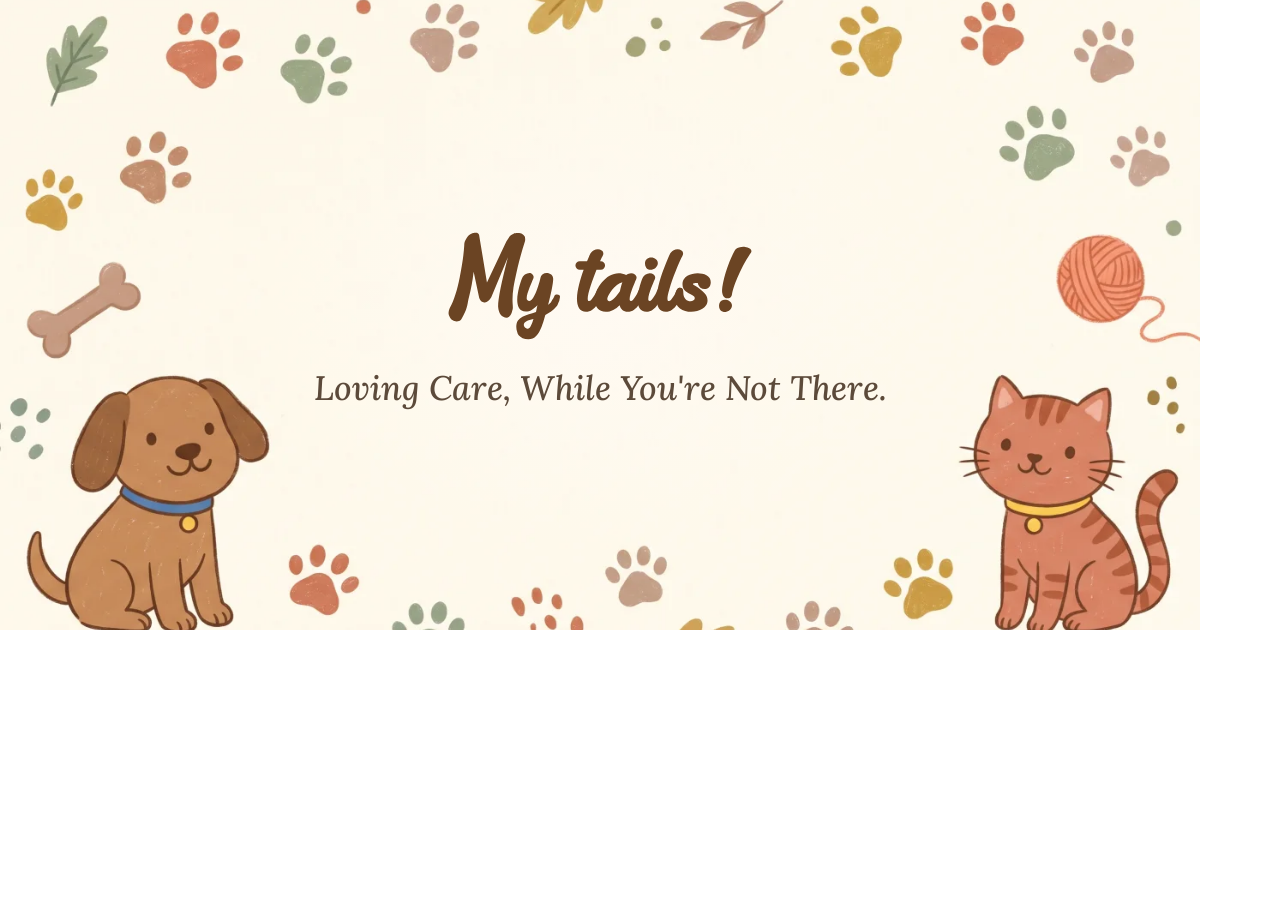
<file: design-system/assets/og-home-ru.html>
<!DOCTYPE html>
<html lang="ru">
<head>
<meta charset="UTF-8">
<link rel="preconnect" href="https://fonts.googleapis.com">
<link rel="preconnect" href="https://fonts.gstatic.com" crossorigin>
<link href="https://fonts.googleapis.com/css2?family=Lora:ital,wght@0,600;1,500;1,600&display=swap" rel="stylesheet">
<style>
  * { margin:0; padding:0; box-sizing:border-box; }
  html,body { width:1200px; height:630px; }
  .card {
    width:1200px; height:630px; position:relative; overflow:hidden;
    background:#FAF6EF url("og-bg.webp") center/cover no-repeat;
    display:flex; align-items:center; justify-content:center;
  }
  /* мягкое осветление центра — лого/слоган всегда читаются */
  .glow {
    position:absolute; inset:0;
    background:radial-gradient(ellipse 40% 56% at 50% 48%, rgba(255,250,243,.92) 0%, rgba(255,250,243,0) 70%);
  }
  /* безопасная зона ~600px по центру: при обрезке до квадрата (центральные 630px) не режется */
  .center {
    position:relative; z-index:1;
    width:600px; text-align:center;
    display:flex; flex-direction:column; align-items:center; gap:26px;
  }
  .center img { height:120px; width:auto; display:block; }
  .slogan {
    font-family:"Lora",serif; font-style:italic; font-weight:500;
    font-size:34px; line-height:1.25; color:#5C4A3A;
  }
</style>
</head>
<body>
<div class="card">
  <div class="glow"></div>
  <div class="center">
    <img src="logo-mark.svg" alt="MyTails">
    <div class="slogan">Loving Care, While You're Not There.</div>
  </div>
</div>
</body>
</html>
</file>
<file: styles.css>
/* MyTails — Sitter pre-landing (Madrid) · static hero prototype v2
   Pet-friendly pastel. Not wired into apps/web yet. */

:root {
  --cream:   #FFF7EF;
  --peach:   #FFE3CE;
  --coral:   #FF7A4D;
  --coral-d: #F2613A;
  --mint:    #A9E5CE;
  --mint-d:  #6FCBA6;
  --ink:     #2B2724;
  --ink-soft:#5C534C;
  --white:   #ffffff;
  --radius:  16px;
  --radius-lg: 26px;
  --shadow:  0 14px 44px rgba(43,39,36,.18);
  --shadow-sm: 0 6px 18px rgba(43,39,36,.12);
  --maxw: 1180px;
  --font-head: "Baloo 2", system-ui, sans-serif;
  --font-body: "Nunito", system-ui, sans-serif;
}
* { box-sizing: border-box; }
html, body { margin: 0; padding: 0; }
body { font-family: var(--font-body); color: var(--ink); background: var(--cream); -webkit-font-smoothing: antialiased; }

/* ---------- Hero shell ---------- */
.hero { position: relative; min-height: 100svh; width: 100%; overflow: hidden; display: flex; flex-direction: column; }
.hero__bg { position: absolute; inset: 0; width: 100%; height: 100%; object-fit: cover; object-position: center; z-index: 0; }
.hero__bg.flip { transform: scaleX(-1); }            /* mirror illustration so subject sits on the right */
.hero__scrim { position: absolute; inset: 0; z-index: 1; }

/* Top bar */
.nav { position: relative; z-index: 3; width: 100%; max-width: var(--maxw); margin: 0 auto; padding: 20px 28px; display: flex; align-items: center; justify-content: space-between; }
.brand img { height: 40px; width: auto; display: block; }
.lang { display: flex; gap: 6px; }
.lang a { font-weight: 700; font-size: 14px; text-decoration: none; color: inherit; opacity: .62; padding: 4px 9px; border-radius: 10px; cursor: pointer; }
.lang a.active { opacity: 1; background: rgba(255,255,255,.6); }
.on-dark .lang a { color:#fff; }
.on-dark .lang a.active { background: rgba(255,255,255,.22); }

/* Content container */
.hero__inner { position: relative; z-index: 2; flex: 1; width: 100%; max-width: var(--maxw); margin: 0 auto; padding: 8px 28px 52px; display: flex; align-items: center; }
.hero__content { max-width: 588px; }
.hero__content.right { margin-left: auto; }

/* Semi-transparent backing panel for legibility */
.panel { border-radius: var(--radius-lg); padding: 30px 32px; backdrop-filter: blur(7px); -webkit-backdrop-filter: blur(7px); }
.panel--dark { background: rgba(28,18,12,.46); box-shadow: 0 18px 50px rgba(0,0,0,.25); }
.panel--light { background: rgba(255,247,239,.74); box-shadow: var(--shadow-sm); }

.eyebrow { display: inline-flex; align-items: center; gap: 8px; font-weight: 800; font-size: 13.5px; padding: 8px 14px; border-radius: 999px; background: rgba(255,122,77,.16); color: var(--coral-d); margin-bottom: 16px; }
.on-dark .eyebrow { background: rgba(255,255,255,.2); color:#fff; }

.hero h1 { font-family: var(--font-head); font-weight: 800; font-size: clamp(33px, 5vw, 56px); line-height: 1.04; letter-spacing: -1px; margin: 0 0 14px; }
.hero h1 .hl { color: var(--coral); }
.on-dark h1 { color:#fff; } .on-dark h1 .hl { color: #FFB37A; }
.subtitle { font-size: clamp(16px, 1.9vw, 19px); line-height: 1.5; margin: 0 0 12px; color: var(--ink-soft); font-weight: 600; }
.on-dark .subtitle { color: rgba(255,255,255,.92); }
.income { font-weight: 800; font-size: clamp(15px,1.8vw,18px); margin: 0 0 22px; }
.income .num { color: var(--coral); } .on-dark .income { color:#fff; } .on-dark .income .num { color:#FFB37A; }

/* Form */
.form { max-width: 480px; display: flex; flex-direction: column; gap: 10px; }
.form .row2 { display: flex; gap: 10px; flex-wrap: wrap; }
.form input[type=text], .form input[type=email] { flex: 1 1 180px; min-width: 0; font-family: inherit; font-size: 16px; font-weight: 600; padding: 15px 17px; border: 2px solid rgba(43,39,36,.12); border-radius: var(--radius); background: var(--white); color: var(--ink); outline: none; }
.form input:focus { border-color: var(--coral); }
.btn { font-family: var(--font-head); font-weight: 800; font-size: 16px; padding: 15px 24px; border: 0; border-radius: var(--radius); background: var(--coral); color: #fff; cursor: pointer; box-shadow: 0 8px 20px rgba(255,122,77,.4); transition: transform .12s ease, background .2s ease; white-space: nowrap; }
.btn:hover { background: var(--coral-d); transform: translateY(-2px); }
.btn--block { width: 100%; }

/* Consent checkbox (GDPR — unticked, mandatory) */
.consent { display: flex; gap: 10px; align-items: flex-start; font-size: 12.5px; line-height: 1.45; color: var(--ink-soft); cursor: pointer; max-width: 480px; }
.on-dark .consent { color: rgba(255,255,255,.9); }
.consent input { margin: 2px 0 0; width: 17px; height: 17px; accent-color: var(--coral); flex: 0 0 auto; cursor: pointer; }
.consent a { color: inherit; text-decoration: underline; }
.micro { font-size: 13.5px; font-weight: 700; margin: 4px 0 0; opacity: .82; }
.on-dark .micro { color:#fff; }

/* Counter chip */
.counter { display: inline-flex; align-items: center; gap: 8px; font-weight: 800; font-size: 14px; background: var(--white); color: var(--ink); padding: 9px 15px; border-radius: 999px; box-shadow: var(--shadow-sm); margin-bottom: 16px; }
.counter .dot { width: 9px; height: 9px; border-radius: 50%; background: var(--coral); box-shadow: 0 0 0 4px rgba(255,122,77,.25); animation: pulse 2s ease-in-out infinite; }

/* Trust mini row */
.trust { display: flex; flex-wrap: wrap; gap: 16px; margin-top: 22px; }
.trust span { font-weight: 700; font-size: 13.5px; display: inline-flex; align-items: center; gap: 7px; color: var(--ink-soft); }
.on-dark .trust span { color: rgba(255,255,255,.92); }

/* ---------- Light entrance animations ---------- */
@keyframes fadeUp { from { opacity: 0; transform: translateY(20px); } to { opacity: 1; transform: none; } }
@keyframes pulse { 0%,100% { box-shadow: 0 0 0 4px rgba(255,122,77,.25);} 50% { box-shadow: 0 0 0 8px rgba(255,122,77,0);} }
@keyframes floaty { 0%,100% { transform: translateY(0); } 50% { transform: translateY(-12px); } }
.reveal > * { opacity: 0; animation: fadeUp .7s cubic-bezier(.2,.7,.2,1) forwards; }
.reveal > *:nth-child(1){animation-delay:.05s}
.reveal > *:nth-child(2){animation-delay:.15s}
.reveal > *:nth-child(3){animation-delay:.25s}
.reveal > *:nth-child(4){animation-delay:.35s}
.reveal > *:nth-child(5){animation-delay:.45s}
.reveal > *:nth-child(6){animation-delay:.55s}
.reveal > *:nth-child(7){animation-delay:.65s}
.floaty { animation: floaty 6s ease-in-out infinite; }
@media (prefers-reduced-motion: reduce) {
  .reveal > *, .floaty, .counter .dot { animation: none !important; opacity: 1 !important; }
}

/* ---------- Variant C: bento ---------- */
.hero--c .hero__bg-grad { position:absolute; inset:0; z-index:0;
  background: radial-gradient(1100px 700px at 88% 15%, rgba(169,229,206,.55), transparent 60%),
              radial-gradient(900px 600px at 5% 95%, rgba(255,201,168,.55), transparent 55%),
              linear-gradient(135deg, #FFF7EF 0%, #FFE7D6 50%, #EAF8F1 100%); }
.hero--c .row { position:relative; z-index:2; flex:1; width:100%; max-width:var(--maxw); margin:0 auto; padding: 4px 28px 44px; display:flex; align-items:center; gap:44px; }
.hero--c .col-text { flex:1 1 460px; max-width:520px; }
.hero--c .bento { flex:1 1 480px; display:grid; grid-template-columns: 1fr 1fr; grid-auto-rows: 150px; gap:14px; }
.hero--c .bento .tile { border-radius: 20px; overflow:hidden; box-shadow: var(--shadow-sm); position:relative; }
.hero--c .bento .tile img { width:100%; height:100%; object-fit:cover; display:block; }
.hero--c .bento .tile.tall { grid-row: span 2; }
.hero--c .bento .tile.badge::after { content:"🐾 23 из 100 мест"; position:absolute; left:10px; bottom:10px; background:#fff; color:var(--ink); font-weight:800; font-size:12px; padding:6px 11px; border-radius:999px; box-shadow:var(--shadow-sm); }
@media (max-width: 900px){ .hero--c .row { flex-direction:column; align-items:flex-start; gap:22px; } .hero--c .bento { width:100%; grid-auto-rows: 120px; } }

/* ---------- Mobile ---------- */
@media (max-width: 720px) {
  .nav { padding: 14px 16px; } .brand img { height: 34px; }
  /* keep the photo subject visible at top, content + panel anchored to bottom */
  .hero__inner { align-items: flex-end; padding: 8px 16px 30px; }
  .hero__content, .hero__content.right { max-width: 100%; margin: 0; }
  .hero__bg { object-position: 70% top; }     /* keep pet (right side) in frame on portrait */
  .panel { padding: 22px 20px; }
  .form .row2 { flex-direction: column; }
  .btn--block { width: 100%; }
}

/* ---------- Index page ---------- */
.idx { max-width: 1100px; margin: 0 auto; padding: 44px 24px 80px; }
.idx h1 { font-family: var(--font-head); font-size: 32px; margin: 0 0 6px; }
.idx p.lead { color: var(--ink-soft); font-weight: 600; margin: 0 0 30px; }
.cards { display: grid; grid-template-columns: repeat(auto-fit, minmax(300px,1fr)); gap: 22px; }
.card { background:#fff; border-radius: var(--radius-lg); overflow:hidden; box-shadow: var(--shadow-sm); text-decoration:none; color:inherit; transition: transform .15s ease, box-shadow .15s ease; }
.card:hover { transform: translateY(-4px); box-shadow: var(--shadow); }
.card img { width:100%; height: 190px; object-fit: cover; display:block; }
.card .b { padding: 18px 20px 22px; }
.card .b h3 { font-family: var(--font-head); margin: 0 0 6px; font-size: 20px; }
.card .b p { margin:0; color: var(--ink-soft); font-weight:600; font-size: 14px; }
.tag { display:inline-block; font-weight:800; font-size:12px; color: var(--coral-d); background: rgba(255,122,77,.14); padding:4px 10px; border-radius:999px; margin-bottom:10px; }
</file>
<file: design-system/assets/sitters.css>
:root {
  --bg:#FAF6EF; --surface:#FFFFFF; --surface-warm:#F3ECE0;
  --ink:#3B342C; --ink-muted:#7A7064;
  --primary:#E2705B; --primary-hover:#D45A44; --primary-soft:#FBE3DD;
  --sage:#7A9B76; --sage-soft:#E5EDE3; --gold:#E8B84B; --gold-soft:#FBF1D9;
  --info:#5B7E9E; --info-soft:#E3EBF2;
  --border:#E8DFD0;
  --shadow:0 4px 24px rgba(59,52,44,.08); --shadow-toast:0 8px 30px rgba(59,52,44,.12);
  --r-md:12px; --r-lg:20px; --r-pill:9999px;
  --sp-block:clamp(24px,4vw,44px); --sp-gutter:24px;
  --sp-section:clamp(56px,9vw,96px);
}
[data-theme="dark"] {
  --bg:#262119; --surface:#322B22; --surface-warm:#3B342C;
  --ink:#F3ECE0; --ink-muted:#B5AA99;
  --primary:#E8836F; --primary-hover:#EE9886; --primary-soft:#4A332D;
  --sage:#8FAE8B; --sage-soft:#333D31; --gold:#E8B84B; --gold-soft:#423923;
  --info:#9FBBD4; --info-soft:#2A3641;
  --border:#4A4136; --shadow:0 4px 24px rgba(0,0,0,.3); --shadow-toast:0 8px 30px rgba(0,0,0,.4);
}
* { margin:0; padding:0; box-sizing:border-box; }
html { scroll-behavior:smooth; }
@media (prefers-reduced-motion: reduce){ html { scroll-behavior:auto; } }
body { background:var(--bg); color:var(--ink); font-family:"Manrope",sans-serif; font-size:16px; line-height:1.6;  min-width:320px;}
.topbar { position:sticky; top:0; z-index:50; background:color-mix(in srgb, var(--bg) 85%, transparent); backdrop-filter:blur(12px); border-bottom:1px solid var(--border); }
.topbar .inner { max-width:1080px; margin-inline:auto; padding:14px var(--sp-gutter); display:flex; align-items:center; justify-content:space-between; }
.logo { font-family:"Lora",serif; font-weight:700; font-size:22px; display:flex; gap:8px; align-items:center; }
.mainnav { display:flex; gap:clamp(14px,2vw,28px); align-items:center; }
.mainnav a { color:var(--ink); text-decoration:none; font-size:14.5px; font-weight:600; white-space:nowrap; transition:color .15s; }
.mainnav a:hover { color:var(--primary); }
.top-actions { display:flex; gap:10px; align-items:center; }
.theme-toggle { border:1px solid var(--border); background:var(--surface); color:var(--ink); border-radius:50%; width:40px; height:40px; display:flex; align-items:center; justify-content:center; cursor:pointer; flex-shrink:0; transition:background .15s; }
.theme-toggle:hover { background:var(--surface-warm); }
.theme-toggle svg { width:19px; height:19px; stroke:currentColor; fill:none; stroke-width:2; stroke-linecap:round; stroke-linejoin:round; }
.theme-toggle .ic-moon { display:none; }
[data-theme="dark"] .theme-toggle .ic-sun { display:none; }
[data-theme="dark"] .theme-toggle .ic-moon { display:block; }
/* переключатель языка */
.lang { position:relative; flex-shrink:0; }
.lang-btn { border:1px solid var(--border); background:var(--surface); color:var(--ink); border-radius:var(--r-pill); height:40px; padding:0 12px; display:flex; align-items:center; gap:6px; cursor:pointer; font-family:inherit; font-weight:700; font-size:13px; transition:background .15s; }
.lang-btn:hover { background:var(--surface-warm); }
.lang-btn .flag { font-size:17px; line-height:1; }
.lang-btn .chev { width:14px; height:14px; stroke:currentColor; fill:none; stroke-width:2.4; stroke-linecap:round; stroke-linejoin:round; transition:transform .2s; }
.lang.open .lang-btn .chev { transform:rotate(180deg); }
.lang-menu { position:absolute; right:0; top:calc(100% + 8px); min-width:158px; background:var(--surface); border:1px solid var(--border); border-radius:var(--r-md); box-shadow:var(--shadow-toast); padding:6px; display:none; z-index:80; }
.lang.open .lang-menu { display:block; }
.lang-menu button { width:100%; display:flex; align-items:center; gap:10px; padding:10px 12px; border:none; background:none; color:var(--ink); font-family:inherit; font-size:14px; font-weight:600; cursor:pointer; border-radius:8px; text-align:left; }
.lang-menu button:hover { background:var(--surface-warm); }
.lang-menu button.active { color:var(--primary); }
.lang-menu .flag { font-size:18px; line-height:1; }
/* гамбургер */
.burger { display:none; width:40px; height:40px; border:1px solid var(--border); background:var(--surface); border-radius:var(--r-md); cursor:pointer; flex-direction:column; align-items:center; justify-content:center; gap:4px; flex-shrink:0; }
.burger span { display:block; width:18px; height:2px; background:var(--ink); border-radius:2px; transition:transform .25s, opacity .2s; }
.burger[aria-expanded="true"] span:nth-child(1){ transform:translateY(6px) rotate(45deg); }
.burger[aria-expanded="true"] span:nth-child(2){ opacity:0; }
.burger[aria-expanded="true"] span:nth-child(3){ transform:translateY(-6px) rotate(-45deg); }
/* выпадающее мобильное меню */
.mobile-menu { display:none; flex-direction:column; gap:6px; padding:0 var(--sp-gutter) 0; max-height:0; overflow:hidden; transition:max-height .3s ease, padding .3s ease; border-top:0 solid var(--border); }
.mobile-menu.open { max-height:360px; padding:14px var(--sp-gutter) 20px; border-top:1px solid var(--border); }
.mobile-menu a { color:var(--ink); text-decoration:none; font-size:16px; font-weight:600; padding:11px 6px; border-bottom:1px solid var(--border); }
.mobile-menu a:active { color:var(--primary); }
.mobile-menu .btn { width:100%; }
/* брейкпоинт: ниже — гамбургер вместо горизонтального меню */
@media (max-width:860px){
  .mainnav { display:none; }
  .burger { display:flex; }
  .mobile-menu { display:flex; }
}
.sec, .founding, [id]{ scroll-margin-top:84px; }

/* hero */
.hero {
  position:relative; overflow:hidden;
  background-color:var(--surface-warm);
  background-image:url("hero-bg.webp");
  background-position:center bottom; background-size:cover; background-repeat:no-repeat;
  min-height:calc(100svh - 70px);
  display:flex; flex-direction:column; align-items:center; justify-content:center;
  padding: clamp(40px,6vw,72px) var(--sp-gutter);
}
/* меньше отступа сверху, когда в hero есть слоган (owners без слогана — не трогаем) */
.hero:has(.hero-slogan) { padding-top:clamp(20px,3vw,36px); }
.hero-slogan {
  position:relative; z-index:1;
  font-family:"Lora",serif; font-style:italic; font-weight:600;
  font-size:clamp(22px,3.4vw,36px); line-height:1.25; text-align:center;
  color:#fff; text-shadow:1px 1px 4px var(--ink);
  max-width:100%; margin-bottom:clamp(20px,3vw,32px);
}
@media (max-width:680px){
  .hero-slogan {
    color:var(--ink); text-shadow:none;
    background:rgba(255,255,255,.8);
    border-radius:var(--r-lg);
    padding:clamp(10px,3.5vw,40px);
  }
}
@media (max-width:680px){
  .hero { background-image:url("hero-bg-mobile.webp"); }
}
.hero .inner { position:relative; z-index:1; max-width:600px; width:100%; margin-inline:auto; }

.hcard {
  background:var(--surface);
  border:1px solid var(--border);
  border-radius:var(--r-lg);
  box-shadow:var(--shadow);
  padding:clamp(24px,3.5vw,40px);
  scroll-margin-top:90px;
}
@keyframes hcard-pulse { 0%,100%{ box-shadow:var(--shadow); } 35%{ box-shadow:0 0 0 4px var(--sage-soft), var(--shadow); } }
.hcard.flash, .final.flash { animation:hcard-pulse 1s ease; }
.eyebrow { display:inline-flex; gap:6px; align-items:center; flex-wrap:wrap; font-size:13px; font-weight:800; color:var(--primary); background:var(--primary-soft); padding:6px 16px; border-radius:14px; }
.eyebrow a { color:inherit; text-decoration:underline; text-underline-offset:2px; }
.eyebrow a:hover { color:var(--primary-hover); }
@media (max-width:480px){ .eyebrow { font-size:12px; padding:5px 12px; } .topbar .logo span { display:none; } }
.hero h1 { font-family:"Lora",serif; font-size:clamp(30px,4.6vw,48px); font-weight:600; line-height:1.12; letter-spacing:-.01em; margin-top:18px; }
.hero h1 em { font-style:italic; color:var(--primary); }
.hero .sub { font-size:17px; color:var(--ink-muted); margin-top:14px; max-width:520px; }
.income { display:flex; align-items:baseline; gap:10px; margin-top:22px; font-weight:700; }
.income .num { font-family:"Lora",serif; font-size:clamp(34px,4vw,44px); font-weight:600; color:var(--sage); font-variant-numeric:tabular-nums; white-space:nowrap; }
.income .cap { font-size:14px; color:var(--ink-muted); font-weight:600; max-width:260px; line-height:1.35; }
@media (max-width:560px){ .income { flex-direction:column; align-items:flex-start; gap:4px; } .income .cap { max-width:none; } }
.lead-form { display:grid; grid-template-columns:1fr 1fr; gap:10px; margin-top:24px; }
.lead-form input, .lead-form select {
  min-width:0; width:100%; font-family:inherit; font-size:15px;
  border-radius:var(--r-md); border:1.5px solid var(--border); background-color:var(--surface); color:var(--ink);
}
.lead-form input { padding:14px 18px; }
/* район Мадрида — select с кастомной стрелкой */
.lead-form select {
  padding:14px 44px 14px 18px; appearance:none; cursor:pointer;
  background-image:url("data:image/svg+xml,%3Csvg xmlns='http://www.w3.org/2000/svg' viewBox='0 0 24 24' fill='none' stroke='%237A7064' stroke-width='2.4' stroke-linecap='round' stroke-linejoin='round'%3E%3Cpath d='m6 9 6 6 6-6'/%3E%3C/svg%3E");
  background-repeat:no-repeat; background-position:right 16px center; background-size:16px;
}
.lead-form select.placeholder { color:var(--ink-muted); }
[data-theme="dark"] .lead-form select {
  background-image:url("data:image/svg+xml,%3Csvg xmlns='http://www.w3.org/2000/svg' viewBox='0 0 24 24' fill='none' stroke='%23B5AA99' stroke-width='2.4' stroke-linecap='round' stroke-linejoin='round'%3E%3Cpath d='m6 9 6 6 6-6'/%3E%3C/svg%3E");
}
.lead-form input:focus, .lead-form select:focus { outline:none; border-color:var(--sage); box-shadow:0 0 0 3px var(--sage-soft); }
.lead-form .btn { grid-column:1 / -1; width:100%; }
@media (max-width:480px){ .lead-form { grid-template-columns:1fr; } }
.btn { font-family:inherit; font-weight:800; font-size:15px; border-radius:var(--r-pill); padding:14px 28px; cursor:pointer; border:none; background:var(--primary); color:#fff; transition:all .2s; white-space:nowrap; }
.btn:hover { background:var(--primary-hover); transform:translateY(-1px); }
.gdpr { font-size:11.5px; color:var(--ink-muted); margin-top:10px; max-width:460px; line-height:1.45; }
.gdpr a { color:var(--ink-muted); }
.micro { font-size:13px; font-weight:700; color:var(--sage); margin-top:6px; }

/* founding card — понятная акция */
.fcard {
  background:var(--surface);
  border:2px solid var(--gold);
  border-radius:var(--r-lg);
  box-shadow:var(--shadow-toast);
  padding:clamp(22px,3vw,30px);
  display:flex; flex-direction:column;
}
.fcard .flag { align-self:flex-start; font-size:12px; font-weight:800; text-transform:uppercase; letter-spacing:.06em; color:#9C7415; background:var(--gold-soft); padding:5px 14px; border-radius:var(--r-pill); }
[data-theme="dark"] .fcard .flag { color:var(--gold); }
.fcard h2 { font-family:"Lora",serif; font-size:clamp(20px,2.2vw,24px); font-weight:600; line-height:1.2; margin-top:14px; }
.fcard .what { font-size:13.5px; color:var(--ink-muted); margin-top:6px; }
.perks { list-style:none; margin-top:16px; display:flex; flex-direction:column; gap:10px; }
.perks li { display:flex; gap:10px; align-items:flex-start; font-size:14.5px; font-weight:600; }
.perks .ic { flex-shrink:0; width:26px; height:26px; border-radius:8px; background:var(--sage-soft); color:var(--sage); display:flex; align-items:center; justify-content:center; margin-top:1px; }
.perks .ic svg { width:14px; height:14px; stroke:currentColor; fill:none; stroke-width:2.6; stroke-linecap:round; stroke-linejoin:round; }
.perks li small { display:block; font-size:12.5px; font-weight:600; color:var(--ink-muted); }
.counter { margin-top:auto; padding-top:20px; }
.counter .nums { display:flex; align-items:baseline; gap:8px; font-variant-numeric:tabular-nums; }
.counter .claimed { font-family:"Lora",serif; font-size:46px; font-weight:600; color:var(--primary); line-height:1; }
.counter .of { font-size:15px; font-weight:700; color:var(--ink-muted); }
.counter .left { margin-left:auto; font-size:13px; font-weight:800; color:var(--sage); }
.bar { height:10px; border-radius:var(--r-pill); background:var(--surface-warm); margin-top:10px; overflow:hidden; }
.bar i { display:block; height:100%; width:0; border-radius:var(--r-pill); background:linear-gradient(90deg, var(--gold), var(--primary)); transition:width 2.4s cubic-bezier(.22,.8,.36,1); }
.counter .cap { font-size:12.5px; color:var(--ink-muted); margin-top:8px; }

/* founding спец-предложение — вынесено из первого экрана, центрированный блок */
/* founding спец-предложение — отдельная секция: слева карточка, справа фото */
.founding-feature { display:grid; grid-template-columns:1fr 1fr; gap:clamp(20px,3vw,36px); align-items:stretch; }
.founding-feature .fcard { max-width:none; width:100%; }
.founding-photo { border-radius:var(--r-lg); overflow:hidden; box-shadow:var(--shadow); min-height:100%; }
.founding-photo img { width:100%; height:100%; object-fit:cover; display:block; }
@media (max-width:860px){
  .founding-feature { grid-template-columns:1fr; }
  .founding-photo { min-height:300px; max-height:420px; }
}

/* trust bar */
.trust { background:var(--surface); border-top:1px solid var(--border); border-bottom:1px solid var(--border); }
.trust .inner { max-width:1080px; margin-inline:auto; padding:18px var(--sp-gutter); display:flex; gap:clamp(16px,4vw,48px); justify-content:center; flex-wrap:wrap; }
@media (max-width:720px){ .trust .inner { flex-direction:column; justify-content:flex-start; align-items:flex-start; gap:14px; } .trust span { align-items:flex-start; } }
.trust span { display:inline-flex; gap:10px; align-items:center; font-size:14px; font-weight:700; }
.trust .tic { width:30px; height:30px; border-radius:9px; background:var(--sage-soft); color:var(--sage); display:flex; align-items:center; justify-content:center; flex-shrink:0; }
.trust .tic svg { width:15px; height:15px; stroke:currentColor; fill:none; stroke-width:2.4; stroke-linecap:round; stroke-linejoin:round; }

/* sticky mobile CTA */
.sticky-cta { display:none; position:fixed; left:0; right:0; bottom:0; z-index:60; padding:10px var(--sp-gutter) calc(10px + env(safe-area-inset-bottom)); background:color-mix(in srgb, var(--bg) 92%, transparent); backdrop-filter:blur(10px); border-top:1px solid var(--border); }
.sticky-cta .btn { width:100%; }
@media (max-width:720px){ .sticky-cta { display:block; } body { padding-bottom:74px; } }

@media (prefers-reduced-motion: reduce) { .bar i { transition:none; } }

/* ===== блоки 3–11 ===== */
.sec { max-width:1080px; margin:var(--sp-section) auto; padding:0 var(--sp-gutter); }
.sec-head { text-align:center; max-width:680px; margin:0 auto var(--sp-block); }
.sec h2 { font-family:"Lora",serif; font-size:clamp(26px,3.6vw,38px); font-weight:600; letter-spacing:-.01em; line-height:1.15; }
.sec h2 em { font-style:italic; color:var(--primary); }
.sec .lead { color:var(--ink-muted); font-size:16px; margin-top:12px; }
.ic2 { width:22px; height:22px; stroke:currentColor; fill:none; stroke-width:2.2; stroke-linecap:round; stroke-linejoin:round; flex-shrink:0; }

/* 3 — это для вас если */
.foryou { display:grid; grid-template-columns:repeat(4,1fr); gap:16px; }
@media (max-width:860px){ .foryou { grid-template-columns:repeat(2,1fr); } }
@media (max-width:440px){ .foryou { grid-template-columns:1fr; } }
.fy { background:var(--surface); border:1px solid var(--border); border-radius:var(--r-lg); padding:24px 20px; }
.fy .chip { width:46px; height:46px; border-radius:13px; background:var(--sage-soft); color:var(--sage); display:flex; align-items:center; justify-content:center; margin-bottom:14px; }
.fy:nth-child(2) .chip { background:var(--gold-soft); color:#9C7415; }
.fy:nth-child(3) .chip { background:var(--primary-soft); color:var(--primary); }
.fy:nth-child(4) .chip { background:var(--info-soft); color:var(--info); }
[data-theme="dark"] .fy:nth-child(2) .chip { color:var(--gold); }
.fy b { font-size:16px; }
.fy p { font-size:13.5px; color:var(--ink-muted); margin-top:5px; }
.foryou-note { text-align:center; color:var(--ink-muted); font-size:14px; margin-top:18px; font-style:italic; }

/* услуги — фото вместо иконок, на всю ширину карточки */
.services .fy { padding:0; overflow:hidden; display:flex; flex-direction:column; }
.services .fy-photo { aspect-ratio:4/3; background:var(--surface-warm); }
.services .fy-photo img { width:100%; height:100%; object-fit:cover; display:block; }
.services .fy-body { padding:18px 20px 22px; }
.services .fy-body b { font-size:16px; }
.services .fy-body p { font-size:13.5px; color:var(--ink-muted); margin-top:5px; }

/* 4 — калькулятор */
.calc {
  background-color:var(--surface-warm);
  background-image:
    radial-gradient(ellipse 72% 78% at 50% 50%, var(--surface-warm) 34%, rgba(243,236,224,0) 80%),
    linear-gradient(rgba(243,236,224,.6), rgba(243,236,224,.6)),
    url("calc-bg.webp");
  background-position:center,center; background-size:cover,cover; background-repeat:no-repeat,no-repeat;
  border:1px solid var(--border); border-radius:var(--r-lg); padding:clamp(28px,4vw,48px); text-align:center; max-width:680px; margin-inline:auto;
}
[data-theme="dark"] .calc { background-image:
  radial-gradient(ellipse 72% 78% at 50% 50%, var(--surface-warm) 34%, rgba(59,52,44,0) 80%),
  linear-gradient(rgba(38,33,25,.58), rgba(38,33,25,.58)),
  url("calc-bg.webp"); }
.calc .sub, .calc .disc { max-width:440px; margin-left:auto; margin-right:auto; }
@media (max-width:560px){
  .calc {
    background-image:
      radial-gradient(ellipse 60% 80% at 50% 50%, var(--surface-warm) 38%, rgba(243,236,224,0) 82%),
      linear-gradient(rgba(243,236,224,.4), rgba(243,236,224,.4)),
      url("calc-bg-mobile.webp");
  }
  [data-theme="dark"] .calc { background-image:
    radial-gradient(ellipse 60% 80% at 50% 50%, var(--surface-warm) 38%, rgba(59,52,44,0) 82%),
    linear-gradient(rgba(38,33,25,.58), rgba(38,33,25,.58)),
    url("calc-bg-mobile.webp"); }
}
.calc .svc-tag { display:inline-block; font-size:13px; font-weight:800; color:var(--sage); background:var(--surface); border:1px solid var(--border); padding:7px 18px; border-radius:var(--r-pill); transition:opacity .4s; }
.calc .formula { margin-top:22px; font-size:clamp(17px,2.2vw,21px); color:var(--ink-muted); font-weight:600; transition:opacity .4s; }
.calc .formula b { color:var(--ink); }
.calc .total { font-family:"Lora",serif; font-size:clamp(44px,7vw,68px); font-weight:600; color:var(--primary); font-variant-numeric:tabular-nums; line-height:1.05; margin-top:6px; }
.calc .total small { font-size:.42em; color:var(--ink-muted); font-weight:600; font-family:"Manrope",sans-serif; }
.calc .dots { display:flex; gap:8px; justify-content:center; margin-top:20px; }
.calc .dots i { width:8px; height:8px; border-radius:50%; background:var(--border); cursor:pointer; transition:background .3s,width .3s; }
.calc .dots i.on { background:var(--primary); width:22px; border-radius:var(--r-pill); }
.calc .sub { font-size:14.5px; color:var(--ink); font-weight:600; margin-top:22px; }
.calc .disc { font-size:12px; color:var(--ink-muted); margin-top:8px; line-height:1.45; }

/* 5 — как это работает */
.steps { display:grid; grid-template-columns:repeat(4,1fr); gap:16px; counter-reset:step; }
@media (max-width:860px){ .steps { grid-template-columns:repeat(2,1fr); } }
@media (max-width:440px){ .steps { grid-template-columns:1fr; } }
.step { background:var(--surface); border:1px solid var(--border); border-radius:var(--r-lg); padding:26px 22px; position:relative; }
.step .n { font-family:"Lora",serif; font-size:24px; font-weight:700; color:#fff; background:var(--primary); width:42px; height:42px; border-radius:50%; display:flex; align-items:center; justify-content:center; margin-bottom:16px; }
.step b { font-size:16px; }
.step p { font-size:13.5px; color:var(--ink-muted); margin-top:6px; }

/* 6 — founding (полный блок) */
.founding { background:linear-gradient(160deg, var(--gold-soft), var(--surface)); border:2px solid var(--gold); border-radius:var(--r-lg); padding:clamp(28px,4vw,48px); text-align:center; }
[data-theme="dark"] .founding { background:linear-gradient(160deg, var(--gold-soft), var(--surface-warm)); }
.founding .flag { display:inline-block; font-size:12.5px; font-weight:800; text-transform:uppercase; letter-spacing:.05em; color:#9C7415; background:var(--surface); border:1px solid var(--gold); padding:6px 16px; border-radius:var(--r-pill); }
[data-theme="dark"] .founding .flag { color:var(--gold); }
.founding h2 { margin-top:16px; }
.founding .perks3 { display:grid; grid-template-columns:repeat(3,1fr); gap:16px; max-width:780px; margin:26px auto 0; }
@media (max-width:760px){ .founding .perks3 { grid-template-columns:1fr; } }
.founding .perk { background:var(--surface); border:1px solid var(--border); border-radius:var(--r-md); padding:20px 18px; }
.founding .perk .ic { width:42px; height:42px; border-radius:12px; background:var(--sage-soft); color:var(--sage); display:flex; align-items:center; justify-content:center; margin:0 auto 12px; }
.founding .perk b { font-size:15px; display:block; }
.founding .perk small { font-size:12.5px; color:var(--ink-muted); display:block; margin-top:4px; }
.founding .fcount { max-width:420px; margin:26px auto 0; }
.founding .fcount .nums { display:flex; align-items:baseline; justify-content:center; gap:8px; font-variant-numeric:tabular-nums; }
.founding .fcount .claimed { font-family:"Lora",serif; font-size:42px; font-weight:600; color:var(--primary); }
.founding .fcount .of { font-size:15px; font-weight:700; color:var(--ink-muted); }
.founding .fbar { height:10px; border-radius:var(--r-pill); background:var(--surface); border:1px solid var(--border); margin-top:12px; overflow:hidden; }
.founding .fbar i { display:block; height:100%; width:0; border-radius:var(--r-pill); background:linear-gradient(90deg,var(--gold),var(--primary)); transition:width 2.4s cubic-bezier(.22,.8,.36,1); }
.founding .btn { margin-top:24px; }

/* 4b — кому это подходит (персоны-истории) */
.fits { display:flex; flex-direction:column; gap:20px; }
.fit { background:var(--surface); border:1px solid var(--border); border-radius:var(--r-lg); overflow:hidden; display:grid; grid-template-columns:260px 1fr; align-items:stretch; }
.fit-photo { background:var(--surface-warm); min-height:100%; }
.fit-photo img { width:100%; height:100%; object-fit:cover; display:block; }
.fit-body { padding:clamp(22px,3vw,32px); }
.fit h3 { font-family:"Lora",serif; font-size:clamp(18px,2.2vw,22px); font-weight:600; line-height:1.2; }
.fit p { font-size:15px; color:var(--ink-muted); margin-top:10px; line-height:1.6; }
.fit .fit-pay { color:var(--ink); }
.fit .fit-pay b { color:var(--primary); font-weight:800; font-variant-numeric:tabular-nums; }
@media (max-width:640px){
  .fit { grid-template-columns:1fr; }
  .fit-photo { aspect-ratio:12/10; }
}
.cases-disc { text-align:center; max-width:620px; margin:20px auto 0; }

/* 7 — почему MyTails */
.why { display:grid; grid-template-columns:repeat(2,1fr); gap:16px; }
@media (max-width:680px){ .why { grid-template-columns:1fr; } }
.wcard { background:var(--surface); border:1px solid var(--border); border-radius:var(--r-lg); padding:26px; display:flex; gap:16px; }
.wcard .ic { flex-shrink:0; width:46px; height:46px; border-radius:13px; background:var(--sage-soft); color:var(--sage); display:flex; align-items:center; justify-content:center; }
.wcard b { font-size:17px; }
.wcard p { font-size:14px; color:var(--ink-muted); margin-top:6px; }

/* 8 — команда */
.team { display:grid; grid-template-columns:repeat(2,1fr); gap:16px; }
.tcard { background:var(--surface); border:1px solid var(--border); border-radius:var(--r-lg); overflow:hidden; display:grid; grid-template-columns:190px 1fr; align-items:stretch; }
.tcard img { width:100%; height:100%; object-fit:cover; display:block; }
.tcard .body { padding:20px 22px 24px; align-self:center; }
@media (max-width:776px){
  .team { grid-template-columns:1fr; }
  .tcard { grid-template-columns:1fr; }
  .tcard img { height:auto; aspect-ratio:10/10; }
}
.tcard b { font-size:19px; }
.tcard .role { font-size:13px; font-weight:800; color:var(--primary); text-transform:uppercase; letter-spacing:.04em; margin-top:2px; }
.tcard p { font-size:13.5px; color:var(--ink-muted); margin-top:8px; }

/* 9 — FAQ */
.faq { max-width:760px; margin-inline:auto; }
.faq-item { border-bottom:1px solid var(--border); }
.faq-q { width:100%; background:none; border:none; cursor:pointer; text-align:left; color:var(--ink); display:flex; justify-content:space-between; align-items:center; gap:16px; padding:20px 4px; font-family:"Lora",serif; font-size:clamp(17px,2vw,20px); font-weight:600; }
.faq-q .pm { flex-shrink:0; width:30px; height:30px; border-radius:50%; background:var(--surface-warm); display:flex; align-items:center; justify-content:center; transition:transform .3s cubic-bezier(.4,0,.2,1), background .3s, color .3s; }
.faq-item.open .faq-q .pm { transform:rotate(45deg); background:var(--primary-soft); color:var(--primary); }
/* grid-template-rows 0fr↔1fr — плавно толкает соседей, без наложений */
.faq-a-wrap { display:grid; grid-template-rows:0fr; transition:grid-template-rows .32s cubic-bezier(.4,0,.2,1); }
.faq-item.open .faq-a-wrap { grid-template-rows:1fr; }
.faq-a { overflow:hidden; min-height:0; }
.faq-a > div { padding:0 44px 20px 4px; color:var(--ink-muted); font-size:15px; }
@media (prefers-reduced-motion: reduce){ .faq-a-wrap { transition:none; } }

/* scroll-reveal */
.reveal { opacity:0; transform:translateY(18px); transition:opacity .6s cubic-bezier(.22,.8,.36,1), transform .6s cubic-bezier(.22,.8,.36,1); }
.reveal.in { opacity:1; transform:none; }
.reveal.d1 { transition-delay:.06s } .reveal.d2 { transition-delay:.12s } .reveal.d3 { transition-delay:.18s }
@media (prefers-reduced-motion: reduce){ .reveal { opacity:1; transform:none; transition:none; } .faq .a { transition:none; } }

/* 10 — финальный CTA */
.final { background:var(--surface-warm); border:1px solid var(--border); border-radius:var(--r-lg); padding:clamp(28px,4vw,52px); text-align:center; max-width:680px; margin-inline:auto; }
.final h2 { margin-bottom:10px; }
.final .lead { margin-bottom:22px; }
.final .lead-form { max-width:520px; margin-inline:auto; }
.final .next { font-size:13px; color:var(--ink-muted); margin-top:18px; line-height:1.5; max-width:480px; margin-inline:auto; }

/* 11 — footer */
.site-footer { margin-top:var(--sp-section); background:var(--surface); border-top:1px solid var(--border); }
.site-footer .inner { max-width:1080px; margin-inline:auto; padding:40px var(--sp-gutter); }
.site-footer .top { display:flex; justify-content:space-between; gap:24px; flex-wrap:wrap; align-items:flex-end; }
.site-footer .slogan { font-family:"Lora",serif; font-style:italic; font-size:clamp(13px,3.6vw,17px); color:var(--ink); margin-top:12px; max-width:none; white-space:nowrap; }
.site-footer .links { display:flex; gap:28px; flex-wrap:wrap; }
.site-footer .links a { color:var(--ink-muted); text-decoration:none; font-size:13.5px; }
.site-footer .links a:hover { color:var(--primary); }
.site-footer .links .h { display:block; font-size:11.5px; font-weight:800; text-transform:uppercase; letter-spacing:.06em; color:var(--ink); margin-bottom:12px; }
.site-footer .legal-row { display:flex; gap:24px; flex-wrap:wrap; }
.site-footer .social { display:flex; gap:10px; margin-top:14px; }
.site-footer .social a { width:36px; height:36px; border-radius:50%; border:1px solid var(--border); display:flex; align-items:center; justify-content:center; color:var(--ink-muted); }
.site-footer .social a:hover { color:var(--primary); border-color:var(--primary); }
.site-footer .copy { border-top:1px solid var(--border); margin-top:28px; padding-top:20px; font-size:13px; color:var(--ink-muted); }

/* cookie banner */
.cookie { position:fixed; left:16px; right:16px; bottom:16px; z-index:70; background:var(--surface); border:1px solid var(--border); border-radius:var(--r-lg); box-shadow:var(--shadow-toast); padding:18px 22px; display:flex; gap:18px; align-items:center; flex-wrap:wrap; max-width:760px; margin-inline:auto; }
.cookie p { font-size:13px; color:var(--ink-muted); flex:1; min-width:220px; }
.cookie .acts { display:flex; gap:10px; }
.cookie .btn-sm { padding:10px 20px; font-size:13.5px; border-radius:var(--r-pill); font-weight:700; cursor:pointer; border:1.5px solid var(--border); background:var(--surface); color:var(--ink); }
.cookie .btn-sm.acc { background:var(--primary); color:#fff; border-color:var(--primary); }
@media (max-width:720px){ .sticky-cta ~ .cookie, .cookie { bottom:84px; } }

.logo-light{display:block} .logo-dark{display:none}
[data-theme="dark"] .logo-light{display:none!important}
[data-theme="dark"] .logo-dark{display:block!important}
</file>
<file: design-system/assets/owners.css>
/* owners.css — дельта к sitters.css для лендинга владельцев (§25).
   Подключается ПОСЛЕ sitters.css. Дизайн-токены и общие блоки — там. */

/* район Мадрида — обязательный select в форме */
.lead-form select {
  flex:1; min-width:190px; font-family:inherit; font-size:15px;
  padding:14px 44px 14px 18px;
  border-radius:var(--r-md); border:1.5px solid var(--border);
  background-color:var(--surface); color:var(--ink);
  appearance:none; cursor:pointer;
  background-image:url("data:image/svg+xml,%3Csvg xmlns='http://www.w3.org/2000/svg' viewBox='0 0 24 24' fill='none' stroke='%237A7064' stroke-width='2.4' stroke-linecap='round' stroke-linejoin='round'%3E%3Cpath d='m6 9 6 6 6-6'/%3E%3C/svg%3E");
  background-repeat:no-repeat; background-position:right 16px center; background-size:16px;
}
.lead-form select:focus { outline:none; border-color:var(--sage); box-shadow:0 0 0 3px var(--sage-soft); }
.lead-form select.placeholder { color:var(--ink-muted); }
[data-theme="dark"] .lead-form select {
  background-image:url("data:image/svg+xml,%3Csvg xmlns='http://www.w3.org/2000/svg' viewBox='0 0 24 24' fill='none' stroke='%23B5AA99' stroke-width='2.4' stroke-linecap='round' stroke-linejoin='round'%3E%3Cpath d='m6 9 6 6 6-6'/%3E%3C/svg%3E");
}
/* в форме владельца кнопка — отдельной строкой, явный primary */
.lead-form .btn.full { width:100%; }

/* бонус-строка в hero (репереиспользуем .income, но с подарочной семантикой) */
.income .num.gift { color:var(--primary); }

/* 6 — локальный дефицит ситтеров по району */
.scarcity {
  background:var(--sage-soft); border:1px solid var(--border);
  border-radius:var(--r-lg); padding:clamp(28px,4vw,48px);
  text-align:center; max-width:680px; margin-inline:auto;
}
.scarcity .big {
  font-family:"Lora",serif; font-weight:600; line-height:1.04;
  font-size:clamp(46px,8vw,66px); color:var(--sage);
  font-variant-numeric:tabular-nums; margin-bottom:4px;
}
.scarcity h2 { margin-bottom:8px; }
.scarcity .cap {
  font-size:13px; color:var(--ink-muted); margin-top:12px;
  max-width:460px; margin-inline:auto; line-height:1.5;
}

/* =========================================================================
   Овнер-специфика (грузится только на owners.html, sitters не влияет).
   hero / команда / footer теперь НАСЛЕДУЮТ дизайн ситтеров (overrides убраны).
   ========================================================================= */

/* собственный hero-фон у владельцев (sitters использует hero-bg.webp) */
.hero { background-image:url("hero-owners.webp"); }
/* слоган на ПК — коричневый текст, белая тень (на ситтерах остаётся белый) */
@media (min-width:681px){
  .hero-slogan { color:var(--ink); text-shadow:1px 1px 1px #fff; max-width:100%; }
}
/* мобила: фон-«следы лап» без зверей, чуть темнее — карточка выделяется */
@media (max-width:680px){ .hero { background-image:url("hero-owners-mobile.webp"); } }

/* 2-й блок Founding — наследует 2-колоночную раскладку ситтеров (карточка слева, фото справа) */

/* trust-бар — по 2 пункта в строке, равные колонки */
.trust .inner { display:grid; grid-template-columns:1fr 1fr; gap:16px clamp(24px,4vw,48px); max-width:780px; }
@media (max-width:560px){ .trust .inner { grid-template-columns:1fr; } }

/* «Почему спокойно» — фото вместо иконок, на всю ширину карточки */
#why .wcard { padding:0; overflow:hidden; flex-direction:column; gap:0; }
#why .wphoto { aspect-ratio:4/3; background:var(--surface-warm); }
#why .wphoto img { width:100%; height:100%; object-fit:cover; display:block; }
#why .wbody { padding:22px 24px 24px; }
</file>
